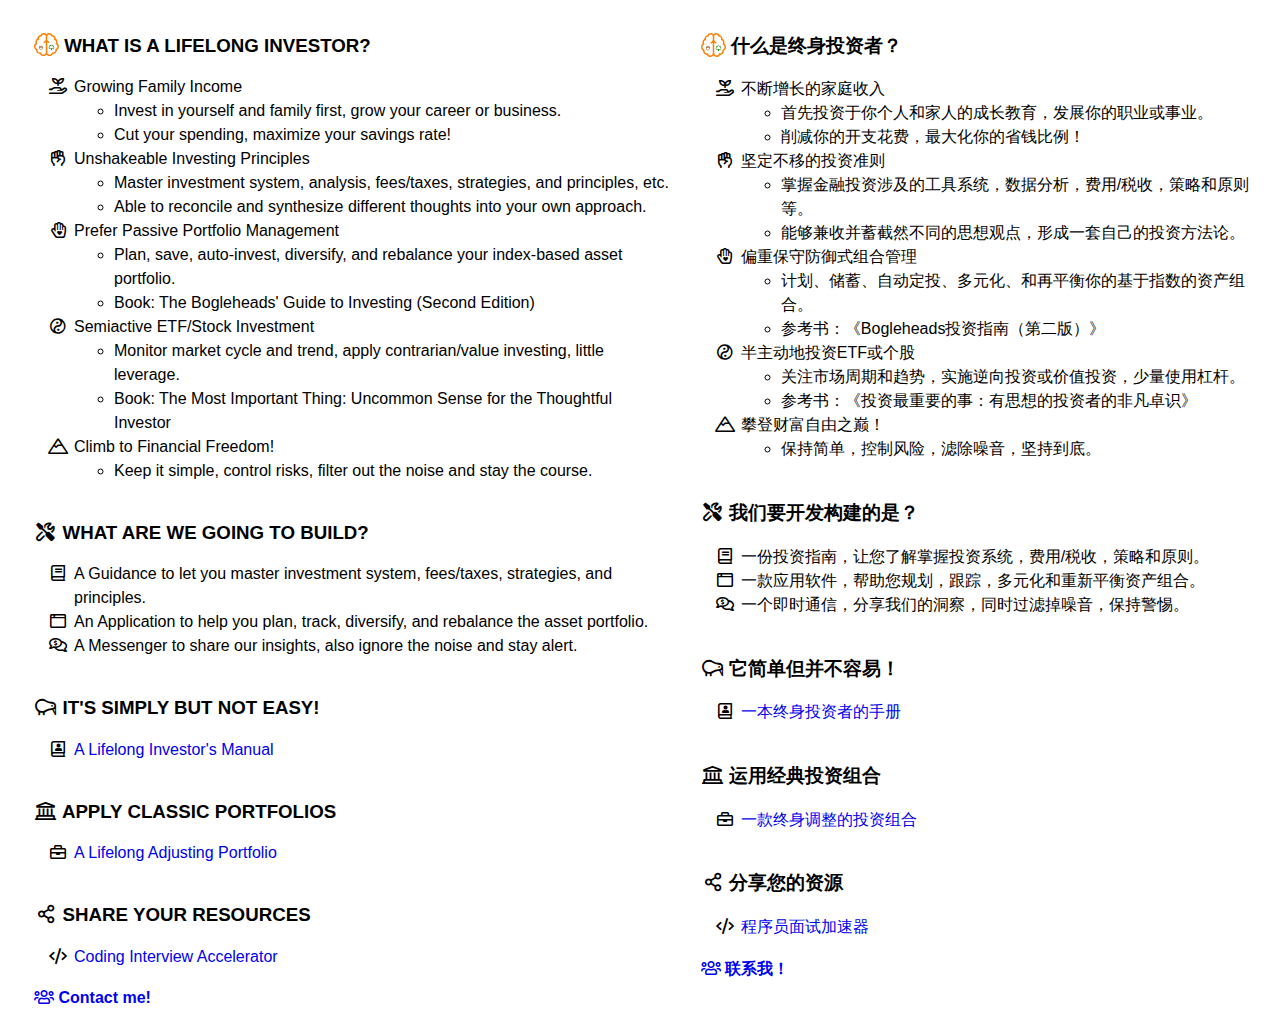
<file: index.html>
<!DOCTYPE html>
<html>
<head>
<meta charset="UTF-8">
<title>Lifelong Investor</title>
<!-- favicons -->
<link rel="apple-touch-icon" sizes="180x180" href="img/favicon/apple-touch-icon.png">
<link rel="icon" type="image/png" sizes="32x32" href="img/favicon/favicon-32x32.png">
<link rel="icon" type="image/png" sizes="16x16" href="img/favicon/favicon-16x16.png">
<link rel="manifest" href="img/favicon/site.webmanifest">
<link rel="mask-icon" href="img/favicon/safari-pinned-tab.svg" color="#5bbad5">
<meta name="msapplication-TileColor" content="#00aba9">
<meta name="theme-color" content="#ffffff">
<!-- Google Analytics -->
<script>
  (function(i, s, o, g, r, a, m) {
    i['GoogleAnalyticsObject'] = r;
    i[r] = i[r] || function() {
      (i[r].q = i[r].q || []).push(arguments)
    }, i[r].l = 1 * new Date();
    a = s.createElement(o), m = s.getElementsByTagName(o)[0];
    a.async = 1;
    a.src = g;
    m.parentNode.insertBefore(a, m)
  })(window, document, 'script', 'https://www.google-analytics.com/analytics.js', 'ga');

  ga('create', 'UA-109230910-1', 'auto');
  ga('send', 'pageview');
</script>
<!-- End Google Analytics -->
<!-- stylesheets -->
<link rel="stylesheet" href="css/font-awesome.min.css">
<link rel="stylesheet" href="css/proxima-nova-soft.css">
<link rel="stylesheet" href="css/application.css">
</head>
<body>
  <table>
    <tr>
      <td class="column-left">
        <table class="announce">
          <tbody>
            <tr>
              <td>
                <h3>
                  <img src="img/favicon/favicon.svg" width="25" style="margin-bottom: -5px;"><span> WHAT IS A LIFELONG INVESTOR?</span>
                </h3>
                <ul class="fa-ul">
                  <li><span class="fa-li"><i class="far fa-hand-holding-seedling"></i></span>Growing Family Income
                    <ul>
                      <li>Invest in yourself and family first, grow your career or business.</li>
                      <li>Cut your spending, maximize your savings rate!</li>
                    </ul></li>
                  <li><span class="fa-li"><i class="far fa-fist-raised"></i></span>Unshakeable Investing Principles
                    <ul>
                      <li>Master investment system, analysis, fees/taxes, strategies, and principles, etc.</li>
                      <li>Able to reconcile and synthesize different thoughts into your own approach.</li>
                    </ul></li>
                  <li><span class="fa-li"><i class="far fa-hand-heart"></i></span>Prefer Passive Portfolio Management
                    <ul>
                      <li>Plan, save, auto-invest, diversify, and rebalance your index-based asset portfolio.</li>
                      <li>Book: The Bogleheads' Guide to Investing (Second Edition)</li>
                    </ul></li>
                  <li><span class="fa-li"><i class="far fa-yin-yang"></i></span>Semiactive ETF/Stock Investment
                    <ul>
                      <li>Monitor market cycle and trend, apply contrarian/value investing, little leverage.</li>
                      <li>Book: The Most Important Thing: Uncommon Sense for the Thoughtful Investor</li>
                    </ul></li>
                  <li><span class="fa-li"><i class="far fa-mountain"></i></span>Climb to Financial Freedom!
                    <ul>
                      <li>Keep it simple, control risks, filter out the noise and stay the course.</li>
                    </ul></li>
                </ul>
              </td>
            </tr>
            <tr>
              <td>
                <h3>
                  <i class="far fa-tools fa-fw"></i> WHAT ARE WE GOING TO BUILD?
                </h3>
                <ul class="fa-ul">
                  <li><span class="fa-li"><i class="far fa-book"></i></span>A Guidance to let you master investment system, fees/taxes,
                    strategies, and principles.</li>
                  <li><span class="fa-li"><i class="far fa-browser"></i></span>An Application to help you plan, track, diversify, and rebalance
                    the asset portfolio.</li>
                  <li><span class="fa-li"><i class="far fa-comments-dollar"></i></span>A Messenger to share our insights, also ignore the noise
                    and stay alert.</li>
                </ul>
              </td>
            </tr>
            <tr>
              <td>
                <h3>
                  <i class="far fa-kiwi-bird fa-fw"></i> IT'S SIMPLY BUT NOT EASY!
                </h3>
                <ul class="fa-ul">
                  <li><span class="fa-li"><i class="far fa-book-user"></i></span><a href="manual.html" target="blank">A Lifelong Investor's
                      Manual</a></li>
                </ul>
              </td>
            </tr>
            <tr>
              <td>
                <h3>
                  <i class="far fa-landmark fa-fw"></i> APPLY CLASSIC PORTFOLIOS
                </h3>
                <ul class="fa-ul">
                  <li><span class="fa-li"><i class="far fa-briefcase"></i></span><a href="portfolio.html" target="blank">A Lifelong Adjusting
                      Portfolio</a></li>
                </ul>
              </td>
            </tr>
            <tr>
              <td>
                <h3>
                  <i class="far fa-share-alt fa-fw"></i> SHARE YOUR RESOURCES
                </h3>
                <ul class="fa-ul">
                  <li><span class="fa-li"><i class="far fa-code"></i></span><a href="https://www.codebycase.com/algorithms.html" target="blank">Coding
                      Interview Accelerator</a></li>
                </ul>
              </td>
            </tr>
          </tbody>
          <tfoot>
            <tr>
              <th><a href="mailto:lchenaction@gmail.com?subject=Become A Lifelong Investor&body=Hi,"><i class="far fa-users fa-fw"></i>
                  Contact me!</a></a></th>
            </tr>
          </tfoot>
        </table>
      </td>
      <td class="column-right">
        <table class="announce">
          <tbody>
            <tr>
              <td>
                <h3>
                  <img src="img/favicon/favicon.svg" width="25" style="margin-bottom: -5px;"><span> 什么是终身投资者？</span>
                </h3>
                <ul class="fa-ul">
                  <li><span class="fa-li"><i class="far fa-hand-holding-seedling"></i></span>不断增长的家庭收入
                    <ul>
                      <li>首先投资于你个人和家人的成长教育，发展你的职业或事业。</li>
                      <li>削减你的开支花费，最大化你的省钱比例！</li>
                    </ul></li>
                  <li><span class="fa-li"><i class="far fa-fist-raised"></i></span>坚定不移的投资准则
                    <ul>
                      <li>掌握金融投资涉及的工具系统，数据分析，费用/税收，策略和原则等。</li>
                      <li>能够兼收并蓄截然不同的思想观点，形成一套自己的投资方法论。</li>
                    </ul></li>
                  <li><span class="fa-li"><i class="far fa-hand-heart"></i></span>偏重保守防御式组合管理
                    <ul>
                      <li>计划、储蓄、自动定投、多元化、和再平衡你的基于指数的资产组合。</li>
                      <li>参考书：《Bogleheads投资指南（第二版）》</li>
                    </ul></li>
                  <li><span class="fa-li"><i class="far fa-yin-yang"></i></span>半主动地投资ETF或个股
                    <ul>
                      <li>关注市场周期和趋势，实施逆向投资或价值投资，少量使用杠杆。</li>
                      <li>参考书：《投资最重要的事：有思想的投资者的非凡卓识》</li>
                    </ul></li>
                  <li><span class="fa-li"><i class="far fa-mountain"></i></span>攀登财富自由之巅！
                    <ul>
                      <li>保持简单，控制风险，滤除噪音，坚持到底。</li>
                    </ul></li>
                </ul>
              </td>
            </tr>
            <tr>
              <td>
                <h3>
                  <i class="far fa-tools fa-fw"></i> 我们要开发构建的是？
                </h3>
                <ul class="fa-ul">
                  <li><span class="fa-li"><i class="far fa-book"></i></span>一份投资指南，让您了解掌握投资系统，费用/税收，策略和原则。</li>
                  <li><span class="fa-li"><i class="far fa-browser"></i></span>一款应用软件，帮助您规划，跟踪，多元化和重新平衡资产组合。</li>
                  <li><span class="fa-li"><i class="far fa-comments-dollar"></i></span>一个即时通信，分享我们的洞察，同时过滤掉噪音，保持警惕。</li>
                </ul>
              </td>
            </tr>
            <tr>
              <td>
                <h3>
                  <i class="far fa-kiwi-bird fa-fw"></i> 它简单但并不容易！
                </h3>
                <ul class="fa-ul">
                  <li><span class="fa-li"><i class="far fa-book-user"></i></span><a href="manual.html" target="blank">一本终身投资者的手册</a></li>
                </ul>
              </td>
            </tr>
            <tr>
              <td>
                <h3>
                  <i class="far fa-landmark fa-fw"></i> 运用经典投资组合
                </h3>
                <ul class="fa-ul">
                  <li><span class="fa-li"><i class="far fa-briefcase"></i></span><a href="portfolio.html" target="blank">一款终身调整的投资组合</a></li>
                </ul>
              </td>
            </tr>
            <tr>
              <td>
                <h3>
                  <i class="far fa-share-alt fa-fw"></i> 分享您的资源
                </h3>
                <ul class="fa-ul">
                  <li><span class="fa-li"><i class="far fa-code"></i></span><a href="https://www.codebycase.com/algorithms.html" target="blank">程序员面试加速器</a></li>
                </ul>
              </td>
            </tr>
          </tbody>
          <tfoot>
            <tr>
              <th><a href="mailto:lchenaction@gmail.com?subject=成为一位终身投资者&body=您好，"><i class="far fa-users fa-fw"></i> 联系我！</a></th>
            </tr>
          </tfoot>
          </tbody>
        </table>
      </td>
    </tr>
  </table>
</body>
</html>
</file>
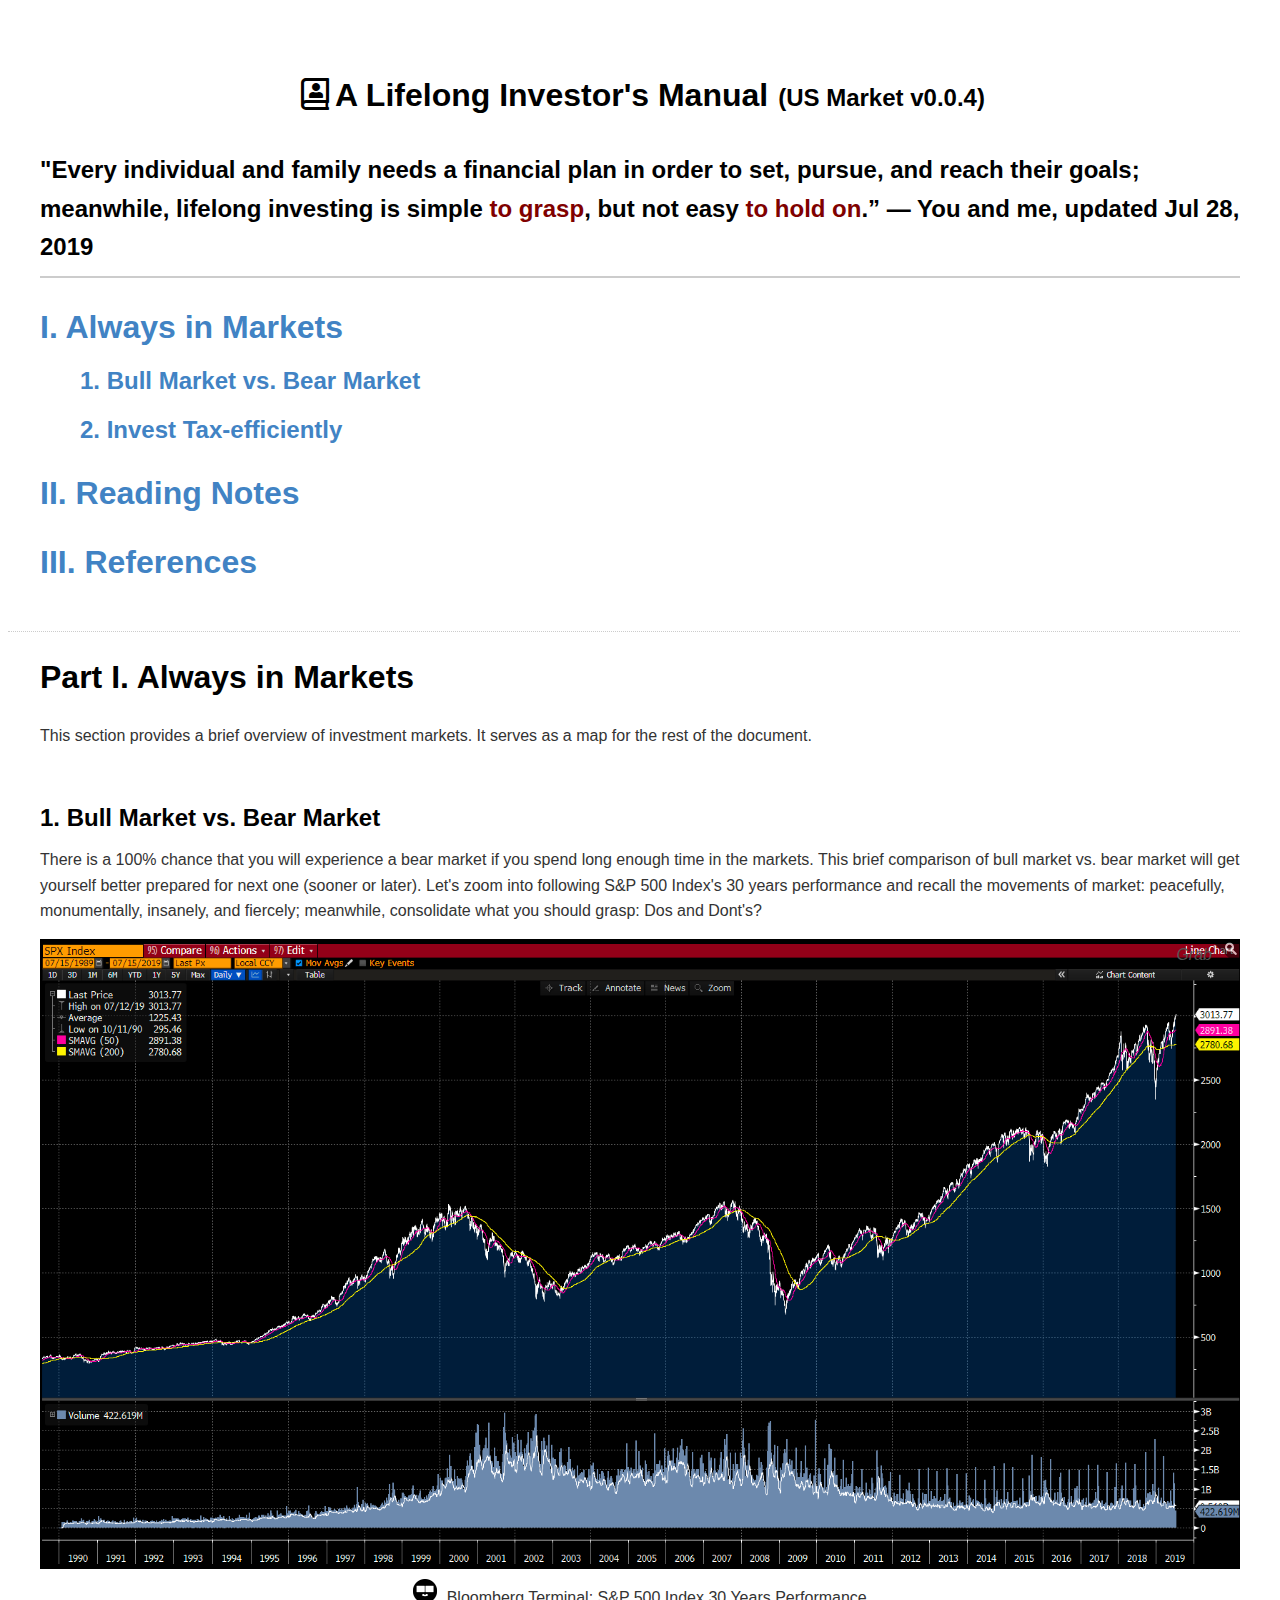
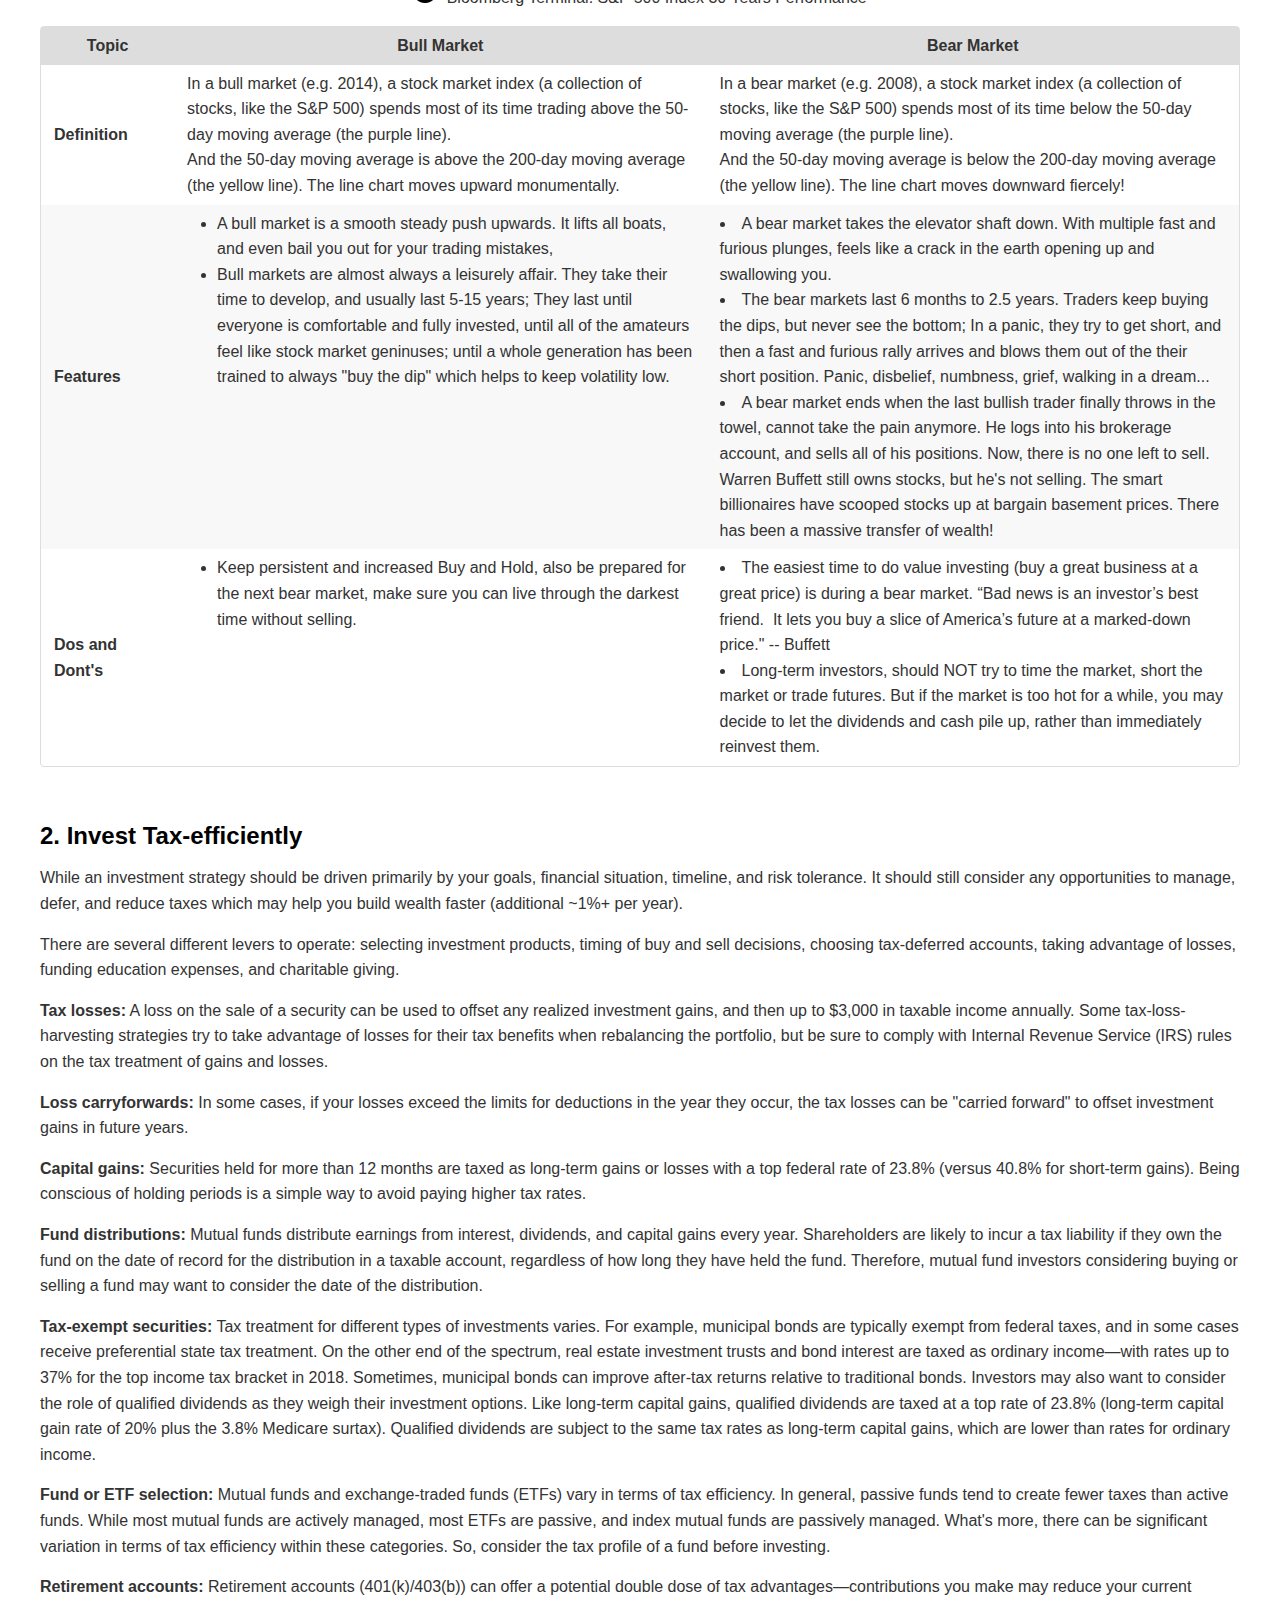
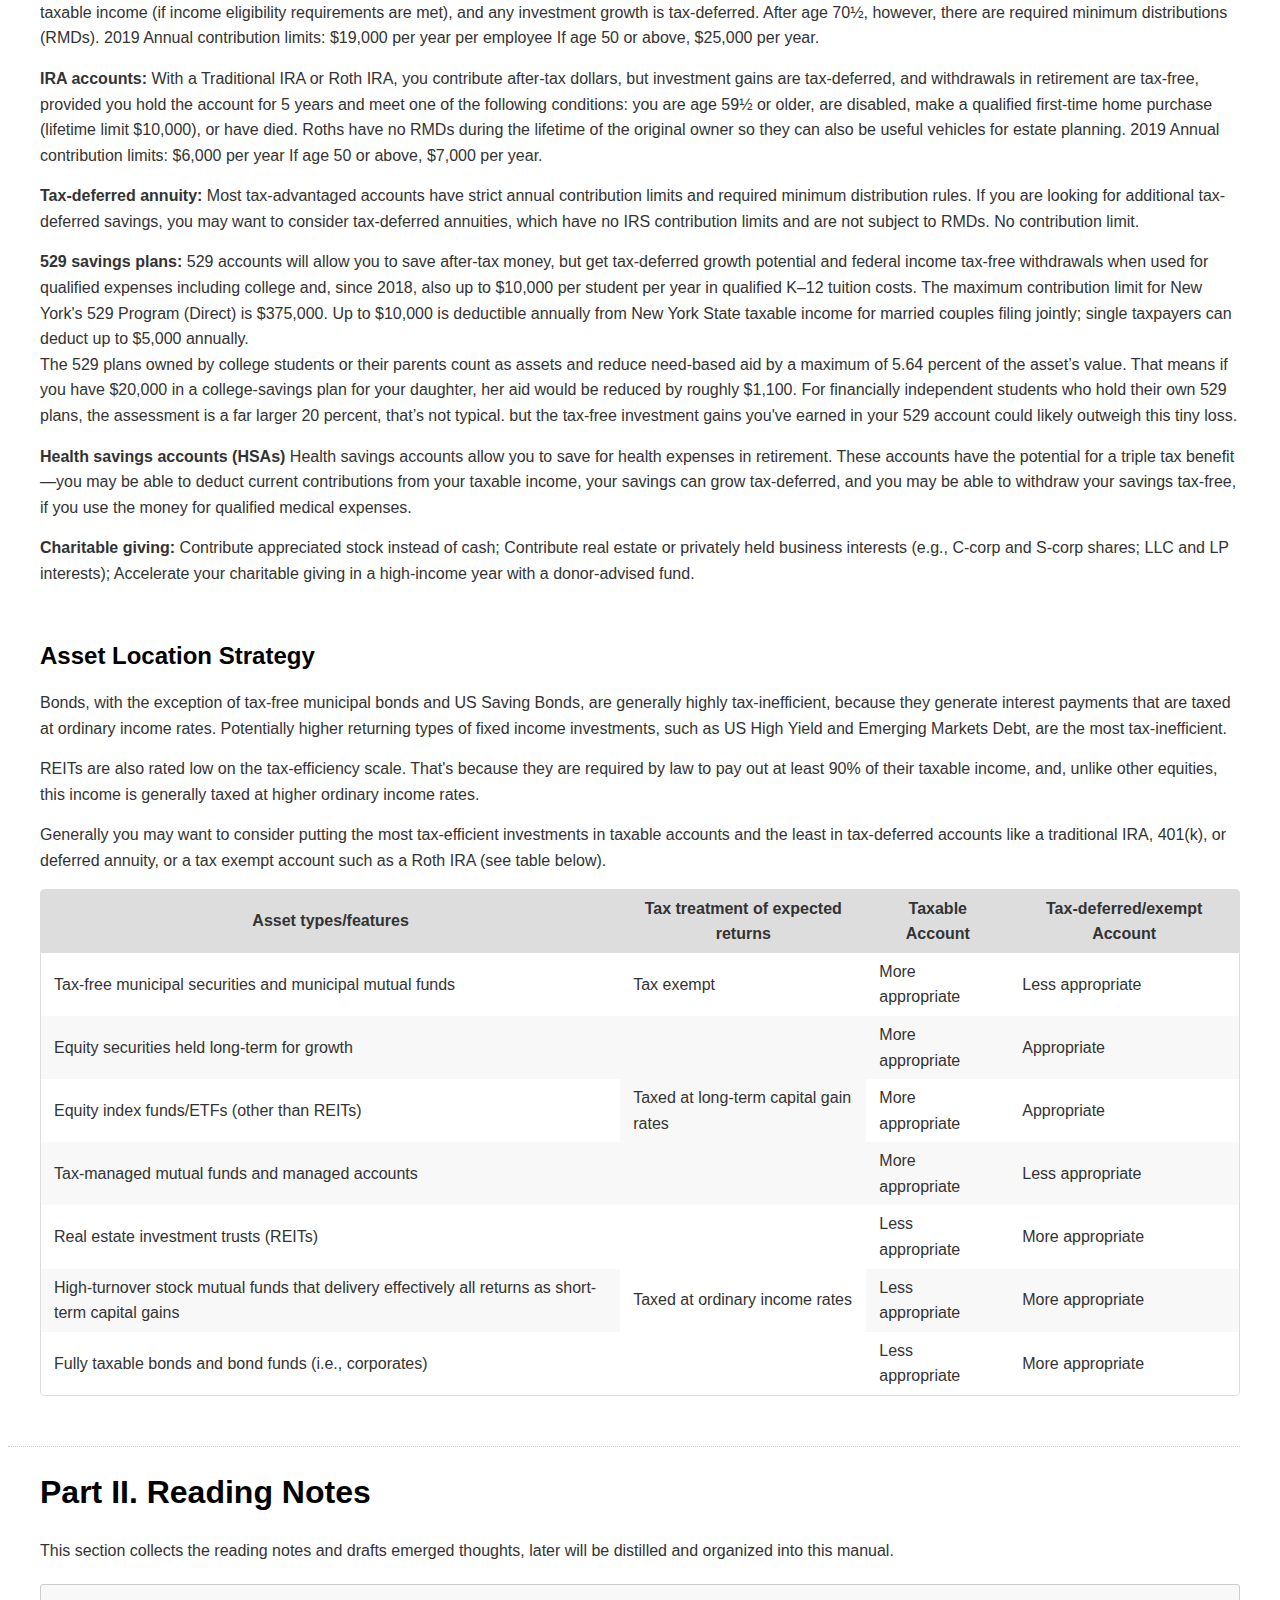
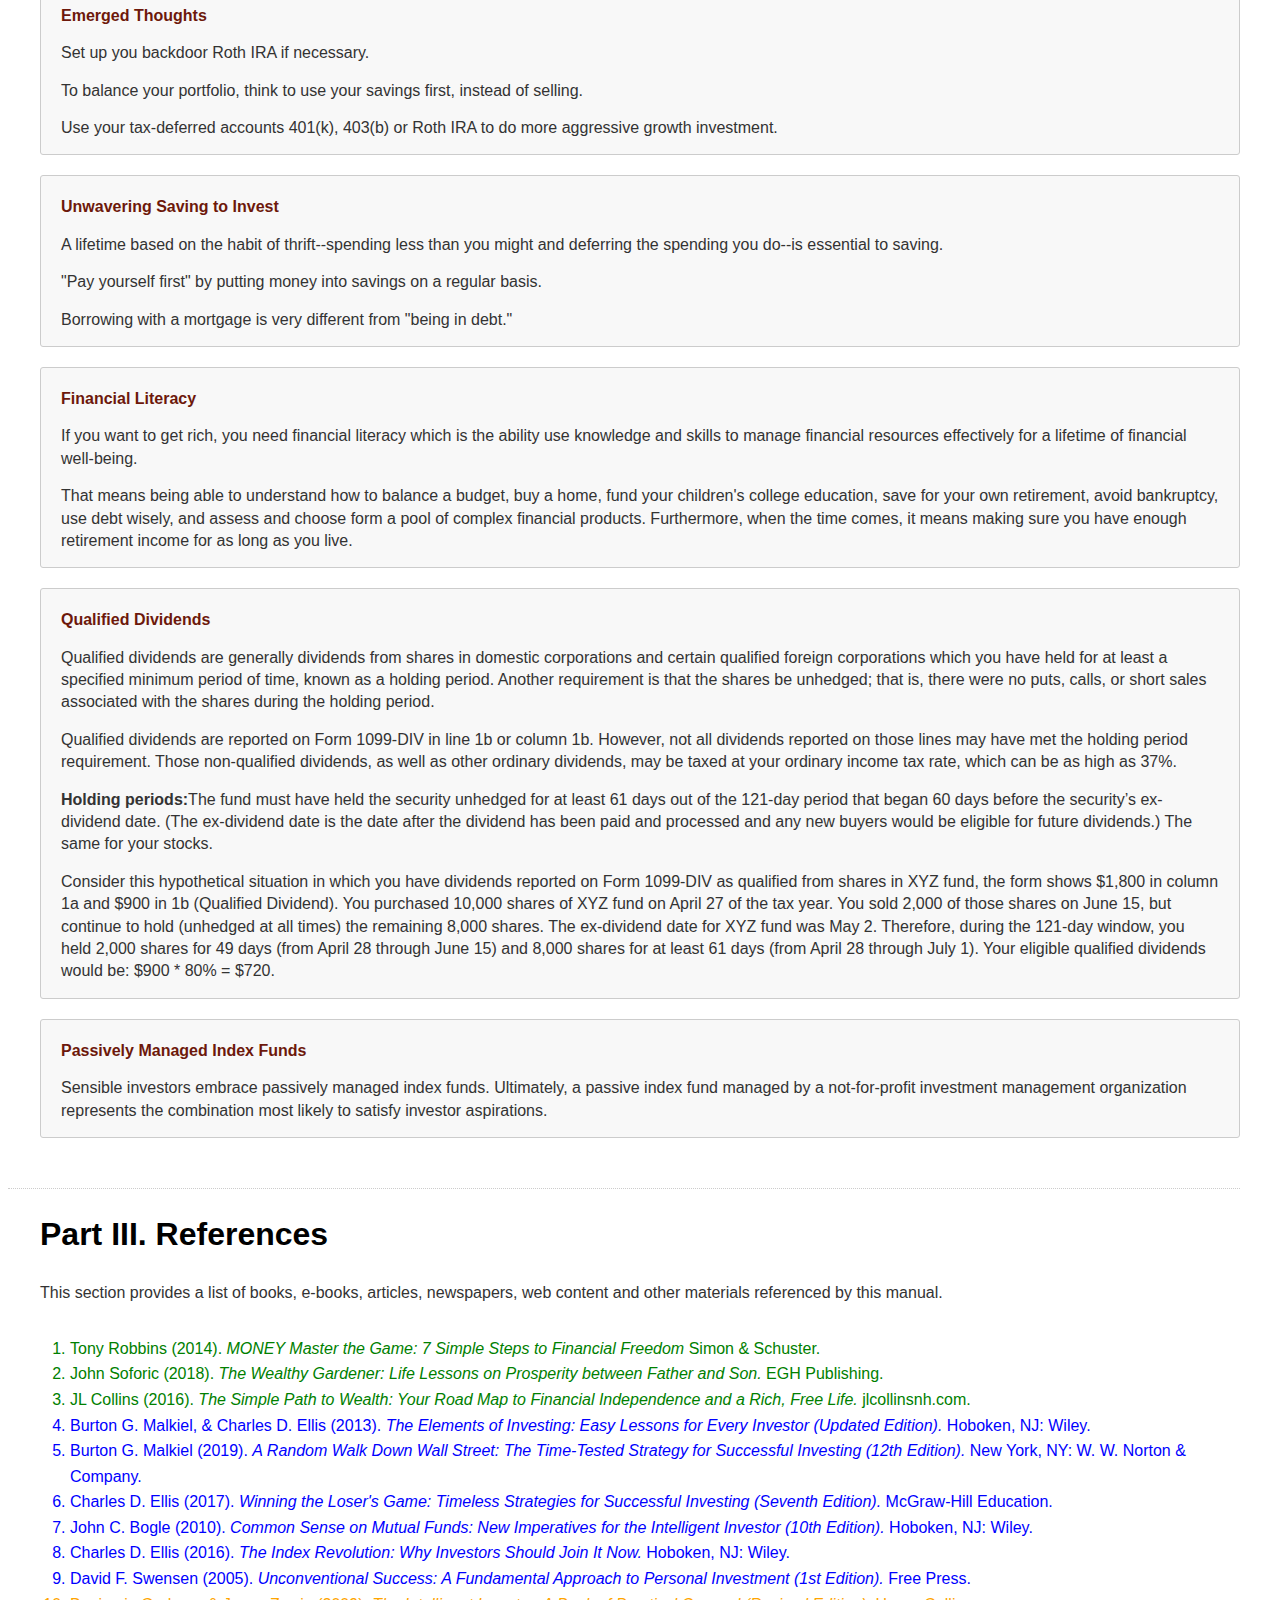
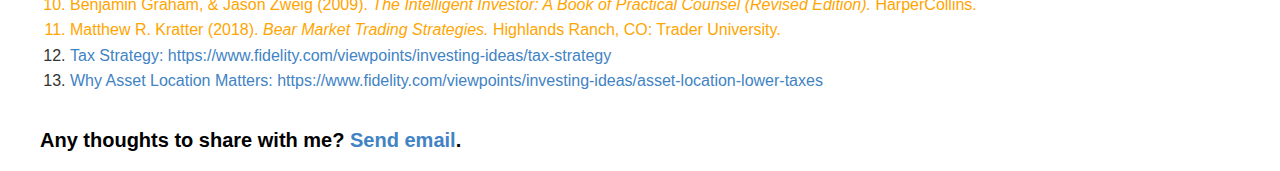
<file: manual.html>
<!-- saved from url=(0069) -->
<html>
<head>
<meta charset="UTF-8">
<title>Lifelong Manual</title>
<!-- favicons -->
<link rel="apple-touch-icon" sizes="180x180" href="img/favicon/apple-touch-icon.png">
<link rel="icon" type="image/png" sizes="32x32" href="img/favicon/favicon-32x32.png">
<link rel="icon" type="image/png" sizes="16x16" href="img/favicon/favicon-16x16.png">
<link rel="manifest" href="img/favicon/site.webmanifest">
<link rel="mask-icon" href="img/favicon/safari-pinned-tab.svg" color="#5bbad5">
<meta name="msapplication-TileColor" content="#00aba9">
<meta name="theme-color" content="#ffffff">
<!-- Google Analytics -->
<script>
  (function(i, s, o, g, r, a, m) {
    i['GoogleAnalyticsObject'] = r;
    i[r] = i[r] || function() {
      (i[r].q = i[r].q || []).push(arguments)
    }, i[r].l = 1 * new Date();
    a = s.createElement(o), m = s.getElementsByTagName(o)[0];
    a.async = 1;
    a.src = g;
    m.parentNode.insertBefore(a, m)
  })(window, document, 'script', 'https://www.google-analytics.com/analytics.js', 'ga');

  ga('create', 'UA-109230910-1', 'auto');
  ga('send', 'pageview');
</script>
<!-- End Google Analytics -->
<!-- stylesheets -->
<link rel="stylesheet" type="text/css" href="css/font-awesome.min.css">
<link rel="stylesheet" type="text/css" href="css/proxima-nova-soft.css">
<link rel="stylesheet" type="text/css" href="css/application.css">
<link rel="stylesheet" type="text/css" href="css/manual.css">
<!-- javascripts -->
<script src="https://code.jquery.com/jquery-3.4.1.min.js" integrity="sha256-CSXorXvZcTkaix6Yvo6HppcZGetbYMGWSFlBw8HfCJo=" crossorigin="anonymous"></script>
<script src="js/jquery.zoom.min.js"></script>
<script type="text/javascript" charset="utf-8">
  $(document).ready(function() {
    $('#spy-daily-30yrs').zoom({
      on : 'grab'
    });
  });
</script>
</head>
<body bgcolor="white" text="black" link="#0000FF" vlink="#840084" alink="#0000FF">
  <div lang="en" class="book">
    <div class="titlepage">
      <div>
        <div>
          <h1 class="title" align="center">
            <i class="far fa-book-user fa-fw"></i>A Lifelong Investor's Manual<span style="font-size: 0.75em; margin-left: 10px">(US Market
              v0.0.4)</span>
          </h1>
        </div>
        <div>
          <h2>
            "Every individual and family needs a financial plan in order to set, pursue, and reach their goals; meanwhile, lifelong investing is
            simple <span style="color: maroon;">to grasp</span>, but not easy <span style="color: maroon;">to hold on</span>.” — You and me, updated
            Jul 28, 2019
          </h2>
        </div>
        <hr>
      </div>
    </div>
    <div class="toc">
      <dl class="toc">
        <dt>
          <span class="part"><a href="#always-in-markets">I. Always in Markets</a></span>
        </dt>
        <dd>
          <dl>
            <dt>
              <span class="chapter"><a href="#bull-marekt-vs-bear-market">1. Bull Market vs. Bear Market</a></span>
            </dt>
            <dt>
              <span class="chapter"><a href="#invest-tax-efficiently">2. Invest Tax-efficiently</a></span>
            </dt>
          </dl>
        </dd>
        <dt>
          <span class="part"><a href="#reading-notes">II. Reading Notes</a></span>
        </dt>
        <dt>
          <span class="part"><a href="#references">III. References</a></span>
        </dt>
      </dl>
    </div>
    <div class="part">
      <div class="titlepage">
        <div>
          <div>
            <h1 class="title">
              <a name="always-in-markets" href="#always-in-markets"></a>Part I. Always in Markets
            </h1>
          </div>
        </div>
      </div>
      <div class="partintro">
        <div></div>
        <p>This section provides a brief overview of investment markets. It serves as a map for the rest of the document.</p>
      </div>
      <div class="chapter">
        <div class="titlepage">
          <div>
            <div>
              <h2 class="title">
                <a name="bull-marekt-vs-bear-market" href="#bull-marekt-vs-bear-market"></a>1. Bull Market vs. Bear Market
              </h2>
            </div>
          </div>
        </div>
        <p>There is a 100% chance that you will experience a bear market if you spend long enough time in the markets. This brief comparison of
          bull market vs. bear market will get yourself better prepared for next one (sooner or later). Let's zoom into following S&P 500 Index's 30
          years performance and recall the movements of market: peacefully, monumentally, insanely, and fiercely; meanwhile, consolidate what you
          should grasp: Dos and Dont's?</p>
        <p class="chart">
          <span class="photo zoom" id="spy-daily-30yrs"> <img width="100%" alt="S&P 500 Index 30 Years Performance"
            src="img/charts/s&p500-1989-2019-daily.png"> <i>Grab</i></span> <span class="title"> <img src="img/manual/bloomberg-terminal.png">
            Bloomberg Terminal: S&P 500 Index 30 Years Performance
          </span>
        </p>
        <div class="table-contents">
          <table class="table">
            <colgroup>
              <col class="highlight">
            </colgroup>
            <thead>
              <tr>
                <th width="10%">Topic</th>
                <th width="40%">Bull Market</th>
                <th width="40%">Bear Market</th>
              </tr>
            </thead>
            <tbody>
              <tr>
                <td><p>
                    <b>Definition</b>
                  </p></td>
                <td valign="top"><p>
                    In a bull market (e.g. 2014), a stock market index (a collection of stocks, like the S&P 500) spends most of its time trading
                    above the 50-day moving average (the purple line). <br> And the 50-day moving average is above the 200-day moving average
                    (the yellow line). The line chart moves upward monumentally.
                  </p></td>
                <td valign="top"><p>
                    In a bear market (e.g. 2008), a stock market index (a collection of stocks, like the S&P 500) spends most of its time below the
                    50-day moving average (the purple line). <br>And the 50-day moving average is below the 200-day moving average (the yellow
                    line). The line chart moves downward fiercely!
                  </p></td>
              </tr>
              <tr>
                <td><p>
                    <b>Features</b>
                  </p></td>
                <td valign="top">
                  <ul>
                    <li>A bull market is a smooth steady push upwards. It lifts all boats, and even bail you out for your trading mistakes,
                    <li>Bull markets are almost always a leisurely affair. They take their time to develop, and usually last 5-15 years; They
                      last until everyone is comfortable and fully invested, until all of the amateurs feel like stock market geninuses; until a whole
                      generation has been trained to always "buy the dip" which helps to keep volatility low.</li>
                  </ul>
                </td>
                <td valign="top">
                  <li>A bear market takes the elevator shaft down. With multiple fast and furious plunges, feels like a crack in the earth
                    opening up and swallowing you.</li>
                  <li>The bear markets last 6 months to 2.5 years. Traders keep buying the dips, but never see the bottom; In a panic, they try
                    to get short, and then a fast and furious rally arrives and blows them out of the their short position. Panic, disbelief,
                    numbness, grief, walking in a dream...</li>
                  <li>A bear market ends when the last bullish trader finally throws in the towel, cannot take the pain anymore. He logs into his
                    brokerage account, and sells all of his positions. Now, there is no one left to sell. Warren Buffett still owns stocks, but he's
                    not selling. The smart billionaires have scooped stocks up at bargain basement prices. There has been a massive transfer of
                    wealth!</li>
                </td>
              </tr>
              <tr>
                <td><p>
                    <b>Dos and Dont's</b>
                  </p></td>
                <td valign="top">
                  <ul>
                    <li>Keep persistent and increased Buy and Hold, also be prepared for the next bear market, make sure you can live through the
                      darkest time without selling.</li>
                  </ul>
                </td>
                <td valign="top">
                  <li>The easiest time to do value investing (buy a great business at a great price) is during a bear market. “Bad news is an
                    investor’s best friend.  It lets you buy a slice of America’s future at a marked-down price." -- Buffett</li>
                  <li>Long-term investors, should NOT try to time the market, short the market or trade futures. But if the market is too hot for
                    a while, you may decide to let the dividends and cash pile up, rather than immediately reinvest them.</li>
                </td>
              </tr>
            </tbody>
          </table>
        </div>
      </div>
      <div class="chapter">
        <div class="titlepage">
          <div>
            <div>
              <h2 class="title">
                <a name="invest-tax-efficiently" href="#invest-tax-efficiently"></a>2. Invest Tax-efficiently
              </h2>
            </div>
          </div>
        </div>
        <p>While an investment strategy should be driven primarily by your goals, financial situation, timeline, and risk tolerance. It should
          still consider any opportunities to manage, defer, and reduce taxes which may help you build wealth faster (additional ~1%+ per year).</p>
        <p>There are several different levers to operate: selecting investment products, timing of buy and sell decisions, choosing tax-deferred
          accounts, taking advantage of losses, funding education expenses, and charitable giving.</p>
        <p>
          <b>Tax losses:</b> A loss on the sale of a security can be used to offset any realized investment gains, and then up to $3,000 in taxable
          income annually. Some tax-loss-harvesting strategies try to take advantage of losses for their tax benefits when rebalancing the portfolio,
          but be sure to comply with Internal Revenue Service (IRS) rules on the tax treatment of gains and losses.
        </p>
        <p>
          <b>Loss carryforwards:</b> In some cases, if your losses exceed the limits for deductions in the year they occur, the tax losses can be
          "carried forward" to offset investment gains in future years.
        </p>
        <p>
          <b>Capital gains:</b> Securities held for more than 12 months are taxed as long-term gains or losses with a top federal rate of 23.8%
          (versus 40.8% for short-term gains). Being conscious of holding periods is a simple way to avoid paying higher tax rates.
        </p>
        <p>
          <b>Fund distributions:</b> Mutual funds distribute earnings from interest, dividends, and capital gains every year. Shareholders are likely
          to incur a tax liability if they own the fund on the date of record for the distribution in a taxable account, regardless of how long they
          have held the fund. Therefore, mutual fund investors considering buying or selling a fund may want to consider the date of the distribution.
        </p>
        <p>
          <b>Tax-exempt securities:</b> Tax treatment for different types of investments varies. For example, municipal bonds are typically exempt
          from federal taxes, and in some cases receive preferential state tax treatment. On the other end of the spectrum, real estate investment
          trusts and bond interest are taxed as ordinary income—with rates up to 37% for the top income tax bracket in 2018. Sometimes, municipal
          bonds can improve after-tax returns relative to traditional bonds. Investors may also want to consider the role of qualified dividends as
          they weigh their investment options. Like long-term capital gains, qualified dividends are taxed at a top rate of 23.8% (long-term capital
          gain rate of 20% plus the 3.8% Medicare surtax). Qualified dividends are subject to the same tax rates as long-term capital gains, which are
          lower than rates for ordinary income.
        </p>
        <p>
          <b>Fund or ETF selection:</b> Mutual funds and exchange-traded funds (ETFs) vary in terms of tax efficiency. In general, passive funds tend
          to create fewer taxes than active funds. While most mutual funds are actively managed, most ETFs are passive, and index mutual funds are
          passively managed. What's more, there can be significant variation in terms of tax efficiency within these categories. So, consider the tax
          profile of a fund before investing.
        </p>
        <p>
          <b>Retirement accounts:</b> Retirement accounts (401(k)/403(b)) can offer a potential double dose of tax advantages—contributions you make
          may reduce your current taxable income (if income eligibility requirements are met), and any investment growth is tax-deferred. After age
          70½, however, there are required minimum distributions (RMDs). 2019 Annual contribution limits: $19,000 per year per employee If age 50 or
          above, $25,000 per year.
        </p>
        <p>
          <b>IRA accounts:</b> With a Traditional IRA or Roth IRA, you contribute after-tax dollars, but investment gains are tax-deferred, and
          withdrawals in retirement are tax-free, provided you hold the account for 5 years and meet one of the following conditions: you are age 59½
          or older, are disabled, make a qualified first-time home purchase (lifetime limit $10,000), or have died. Roths have no RMDs during the
          lifetime of the original owner so they can also be useful vehicles for estate planning. 2019 Annual contribution limits: $6,000 per year If
          age 50 or above, $7,000 per year.
        </p>
        <p>
          <b>Tax-deferred annuity:</b> Most tax-advantaged accounts have strict annual contribution limits and required minimum distribution rules. If
          you are looking for additional tax-deferred savings, you may want to consider tax-deferred annuities, which have no IRS contribution limits
          and are not subject to RMDs. No contribution limit.
        </p>
        <p>
          <b>529 savings plans:</b> 529 accounts will allow you to save after-tax money, but get tax-deferred growth potential and federal income
          tax-free withdrawals when used for qualified expenses including college and, since 2018, also up to $10,000 per student per year in
          qualified K–12 tuition costs. The maximum contribution limit for New York's 529 Program (Direct) is $375,000. Up to $10,000 is deductible
          annually from New York State taxable income for married couples filing jointly; single taxpayers can deduct up to $5,000 annually. <br>
          The 529 plans owned by college students or their parents count as assets and reduce need-based aid by a maximum of 5.64 percent of the
          asset’s value. That means if you have $20,000 in a college-savings plan for your daughter, her aid would be reduced by roughly $1,100. For
          financially independent students who hold their own 529 plans, the assessment is a far larger 20 percent, that’s not typical. but the
          tax-free investment gains you've earned in your 529 account could likely outweigh this tiny loss.
        </p>
        <p>
          <b>Health savings accounts (HSAs)</b> Health savings accounts allow you to save for health expenses in retirement. These accounts have the
          potential for a triple tax benefit—you may be able to deduct current contributions from your taxable income, your savings can grow
          tax-deferred, and you may be able to withdraw your savings tax-free, if you use the money for qualified medical expenses.
        </p>
        <p>
          <b>Charitable giving:</b> Contribute appreciated stock instead of cash; Contribute real estate or privately held business interests (e.g.,
          C-corp and S-corp shares; LLC and LP interests); Accelerate your charitable giving in a high-income year with a donor-advised fund.
        </p>
        <h2 class="title">Asset Location Strategy</h2>
        <p>Bonds, with the exception of tax-free municipal bonds and US Saving Bonds, are generally highly tax-inefficient, because they generate
          interest payments that are taxed at ordinary income rates. Potentially higher returning types of fixed income investments, such as US High
          Yield and Emerging Markets Debt, are the most tax-inefficient.</p>
        <p>REITs are also rated low on the tax-efficiency scale. That's because they are required by law to pay out at least 90% of their taxable
          income, and, unlike other equities, this income is generally taxed at higher ordinary income rates.</p>
        <p>Generally you may want to consider putting the most tax-efficient investments in taxable accounts and the least in tax-deferred
          accounts like a traditional IRA, 401(k), or deferred annuity, or a tax exempt account such as a Roth IRA (see table below).</p>
        <div class="table-contents">
          <table class="table">
            <thead>
              <tr>
                <th>Asset types/features</th>
                <th>Tax treatment of expected returns</th>
                <th>Taxable Account</th>
                <th>Tax-deferred/exempt Account</th>
              </tr>
            </thead>
            <tbody>
              <tr>
                <td><p>Tax-free municipal securities and municipal mutual funds</p></td>
                <td><p>Tax exempt</p></td>
                <td><p>More appropriate</p></td>
                <td><p>Less appropriate</p></td>
              </tr>
              <tr>
                <td><p>Equity securities held long-term for growth</p></td>
                <td rowspan="3"><p>Taxed at long-term capital gain rates</p></td>
                <td><p>More appropriate</p></td>
                <td><p>Appropriate</p></td>
              </tr>
              <tr>
                <td><p>Equity index funds/ETFs (other than REITs)</p></td>
                <td><p>More appropriate</p></td>
                <td><p>Appropriate</p></td>
              </tr>
              <tr>
                <td><p>Tax-managed mutual funds and managed accounts</p></td>
                <td><p>More appropriate</p></td>
                <td><p>Less appropriate</p></td>
              </tr>
              <tr>
                <td><p>Real estate investment trusts (REITs)</p></td>
                <td rowspan="3"><p>Taxed at ordinary income rates</p></td>
                <td><p>Less appropriate</p></td>
                <td><p>More appropriate</p></td>
              </tr>
              <tr>
                <td><p>High-turnover stock mutual funds that delivery effectively all returns as short-term capital gains</p></td>
                <td><p>Less appropriate</p></td>
                <td><p>More appropriate</p></td>
              </tr>
              <tr>
                <td><p>Fully taxable bonds and bond funds (i.e., corporates)</p></td>
                <td><p>Less appropriate</p></td>
                <td><p>More appropriate</p></td>
              </tr>
            </tbody>
          </table>
        </div>
      </div>
    </div>
    <div class="part">
      <div class="titlepage">
        <div>
          <div>
            <h1 class="title">
              <a name="reading-notes" href="#reading-notes"></a>Part II. Reading Notes
            </h1>
          </div>
        </div>
        <div class="partintro">
          <div></div>
          <p>This section collects the reading notes and drafts emerged thoughts, later will be distilled and organized into this manual.</p>
        </div>
        <div class="readnote">
          <p class="title">Emerged Thoughts</p>
          <p>Set up you backdoor Roth IRA if necessary.</p>
          <p>To balance your portfolio, think to use your savings first, instead of selling.</p>
          <p>Use your tax-deferred accounts 401(k), 403(b) or Roth IRA to do more aggressive growth investment.</p>
        </div>
        <div class="readnote">
          <p class="title">Unwavering Saving to Invest</p>
          <p>A lifetime based on the habit of thrift--spending less than you might and deferring the spending you do--is essential to saving.</p>
          <p>"Pay yourself first" by putting money into savings on a regular basis.</p>
          <p>Borrowing with a mortgage is very different from "being in debt."</p>
        </div>
        <div class="readnote">
          <p class="title">Financial Literacy</p>
          <p>If you want to get rich, you need financial literacy which is the ability use knowledge and skills to manage financial resources
            effectively for a lifetime of financial well-being.</p>
          <p>That means being able to understand how to balance a budget, buy a home, fund your children's college education, save for your own
            retirement, avoid bankruptcy, use debt wisely, and assess and choose form a pool of complex financial products. Furthermore, when the time
            comes, it means making sure you have enough retirement income for as long as you live.</p>
        </div>
        <div class="readnote">
          <p class="title">Qualified Dividends</p>
          <p>Qualified dividends are generally dividends from shares in domestic corporations and certain qualified foreign corporations which you
            have held for at least a specified minimum period of time, known as a holding period. Another requirement is that the shares be unhedged;
            that is, there were no puts, calls, or short sales associated with the shares during the holding period.</p>
          <p>Qualified dividends are reported on Form 1099-DIV in line 1b or column 1b. However, not all dividends reported on those lines may
            have met the holding period requirement. Those non-qualified dividends, as well as other ordinary dividends, may be taxed at your ordinary
            income tax rate, which can be as high as 37%.</p>
          <p>
            <b>Holding periods:</b>The fund must have held the security unhedged for at least 61 days out of the 121-day period that began 60 days
            before the security’s ex-dividend date. (The ex-dividend date is the date after the dividend has been paid and processed and any new
            buyers would be eligible for future dividends.) The same for your stocks.
          </p>
          <p>Consider this hypothetical situation in which you have dividends reported on Form 1099-DIV as qualified from shares in XYZ fund, the
            form shows $1,800 in column 1a and $900 in 1b (Qualified Dividend). You purchased 10,000 shares of XYZ fund on April 27 of the tax year.
            You sold 2,000 of those shares on June 15, but continue to hold (unhedged at all times) the remaining 8,000 shares. The ex-dividend date
            for XYZ fund was May 2. Therefore, during the 121-day window, you held 2,000 shares for 49 days (from April 28 through June 15) and 8,000
            shares for at least 61 days (from April 28 through July 1). Your eligible qualified dividends would be: $900 * 80% = $720.</p>
        </div>
        <div class="readnote">
          <p class="title">Passively Managed Index Funds</p>
          <p>Sensible investors embrace passively managed index funds. Ultimately, a passive index fund managed by a not-for-profit investment
            management organization represents the combination most likely to satisfy investor aspirations.</p>
        </div>
      </div>
      <div class="part">
        <div class="titlepage">
          <div>
            <div>
              <h1 class="title">
                <a name="references" href="#references"></a>Part III. References
              </h1>
            </div>
          </div>
        </div>
        <div class="partintro">
          <div></div>
          <p>This section provides a list of books, e-books, articles, newspapers, web content and other materials referenced by this manual.</p>
        </div>
        <div class="references">
          <ol>
            <li class="wealth">Tony Robbins (2014). <i>MONEY Master the Game: 7 Simple Steps to Financial Freedom</i> Simon & Schuster.
            </li>
            <li class="wealth">John Soforic (2018). <i>The Wealthy Gardener: Life Lessons on Prosperity between Father and Son.</i> EGH
              Publishing.
            </li>
            <li class="wealth">JL Collins (2016). <i>The Simple Path to Wealth: Your Road Map to Financial Independence and a Rich, Free
                Life.</i> jlcollinsnh.com.
            </li>
            <li class="fund">Burton G. Malkiel, & Charles D. Ellis (2013). <i>The Elements of Investing: Easy Lessons for Every Investor
                (Updated Edition).</i> Hoboken, NJ: Wiley.
            </li>
            <li class="fund">Burton G. Malkiel (2019). <i>A Random Walk Down Wall Street: The Time-Tested Strategy for Successful Investing
                (12th Edition).</i> New York, NY: W. W. Norton & Company.
            </li>
            <li class="fund">Charles D. Ellis (2017). <i>Winning the Loser's Game: Timeless Strategies for Successful Investing (Seventh
                Edition).</i> McGraw-Hill Education.
            </li>
            <li class="fund">John C. Bogle (2010). <i>Common Sense on Mutual Funds: New Imperatives for the Intelligent Investor (10th
                Edition).</i> Hoboken, NJ: Wiley.
            </li>
            <li class="fund">Charles D. Ellis (2016). <i>The Index Revolution: Why Investors Should Join It Now.</i> Hoboken, NJ: Wiley.
            </li>
            <li class="fund">David F. Swensen (2005). <i>Unconventional Success: A Fundamental Approach to Personal Investment (1st Edition).</i>
              Free Press.
            </li>
            <li class="stock">Benjamin Graham, & Jason Zweig (2009). <i>The Intelligent Investor: A Book of Practical Counsel (Revised
                Edition).</i> HarperCollins.
            </li>
            <li class="stock">Matthew R. Kratter (2018). <i>Bear Market Trading Strategies.</i> Highlands Ranch, CO: Trader University.
            </li>
            <li class="link"><a href="https://www.fidelity.com/viewpoints/investing-ideas/tax-strategy">Tax Strategy:
                https://www.fidelity.com/viewpoints/investing-ideas/tax-strategy</a></li>
            <li class="link"><a href="https://www.fidelity.com/viewpoints/investing-ideas/asset-location-lower-taxes">Why Asset Location
                Matters: https://www.fidelity.com/viewpoints/investing-ideas/asset-location-lower-taxes</a></li>
          </ol>
        </div>
      </div>
      <h3>
        Any thoughts to share with me? <a href="mailto:lchenaction@gmail.com?subject=A Lifelong Investor's Manual (US Market)&body=Hi,">Send email</a>.
      </h3>
</body>
</html>
</file>
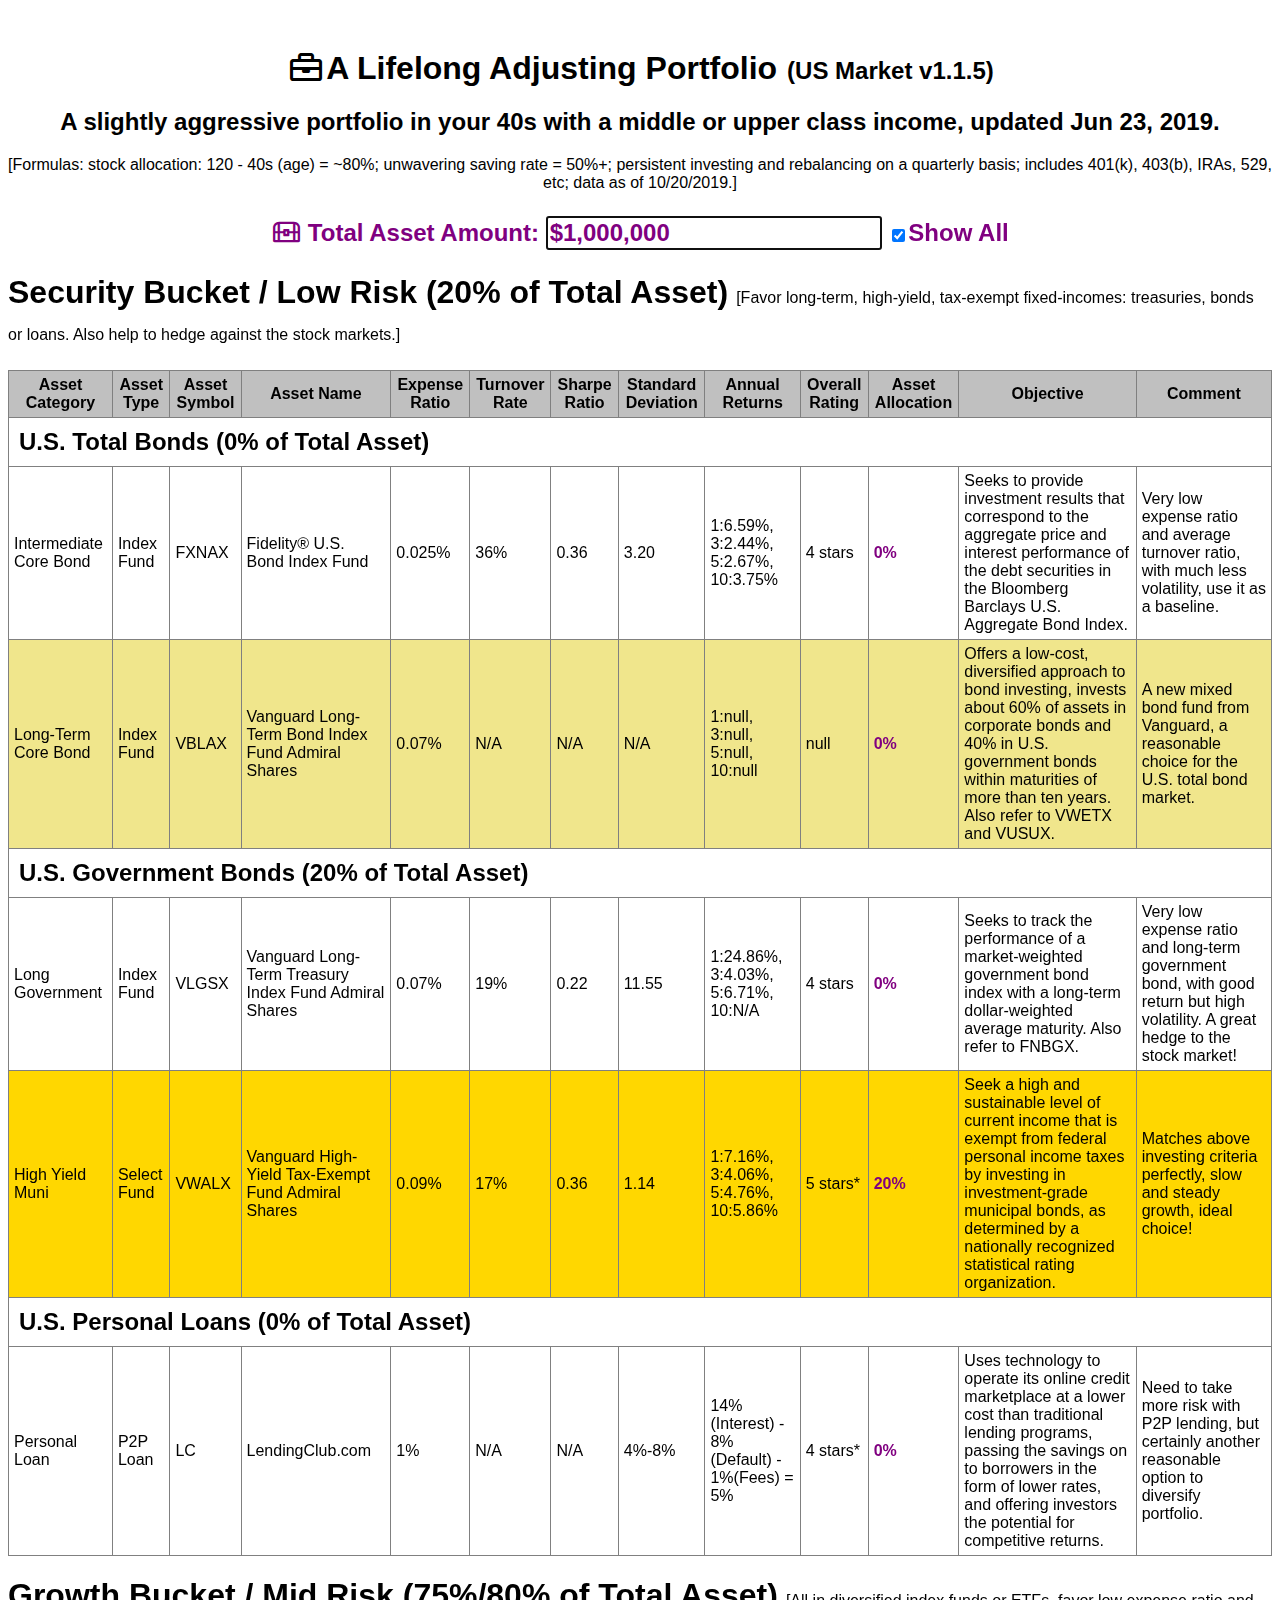
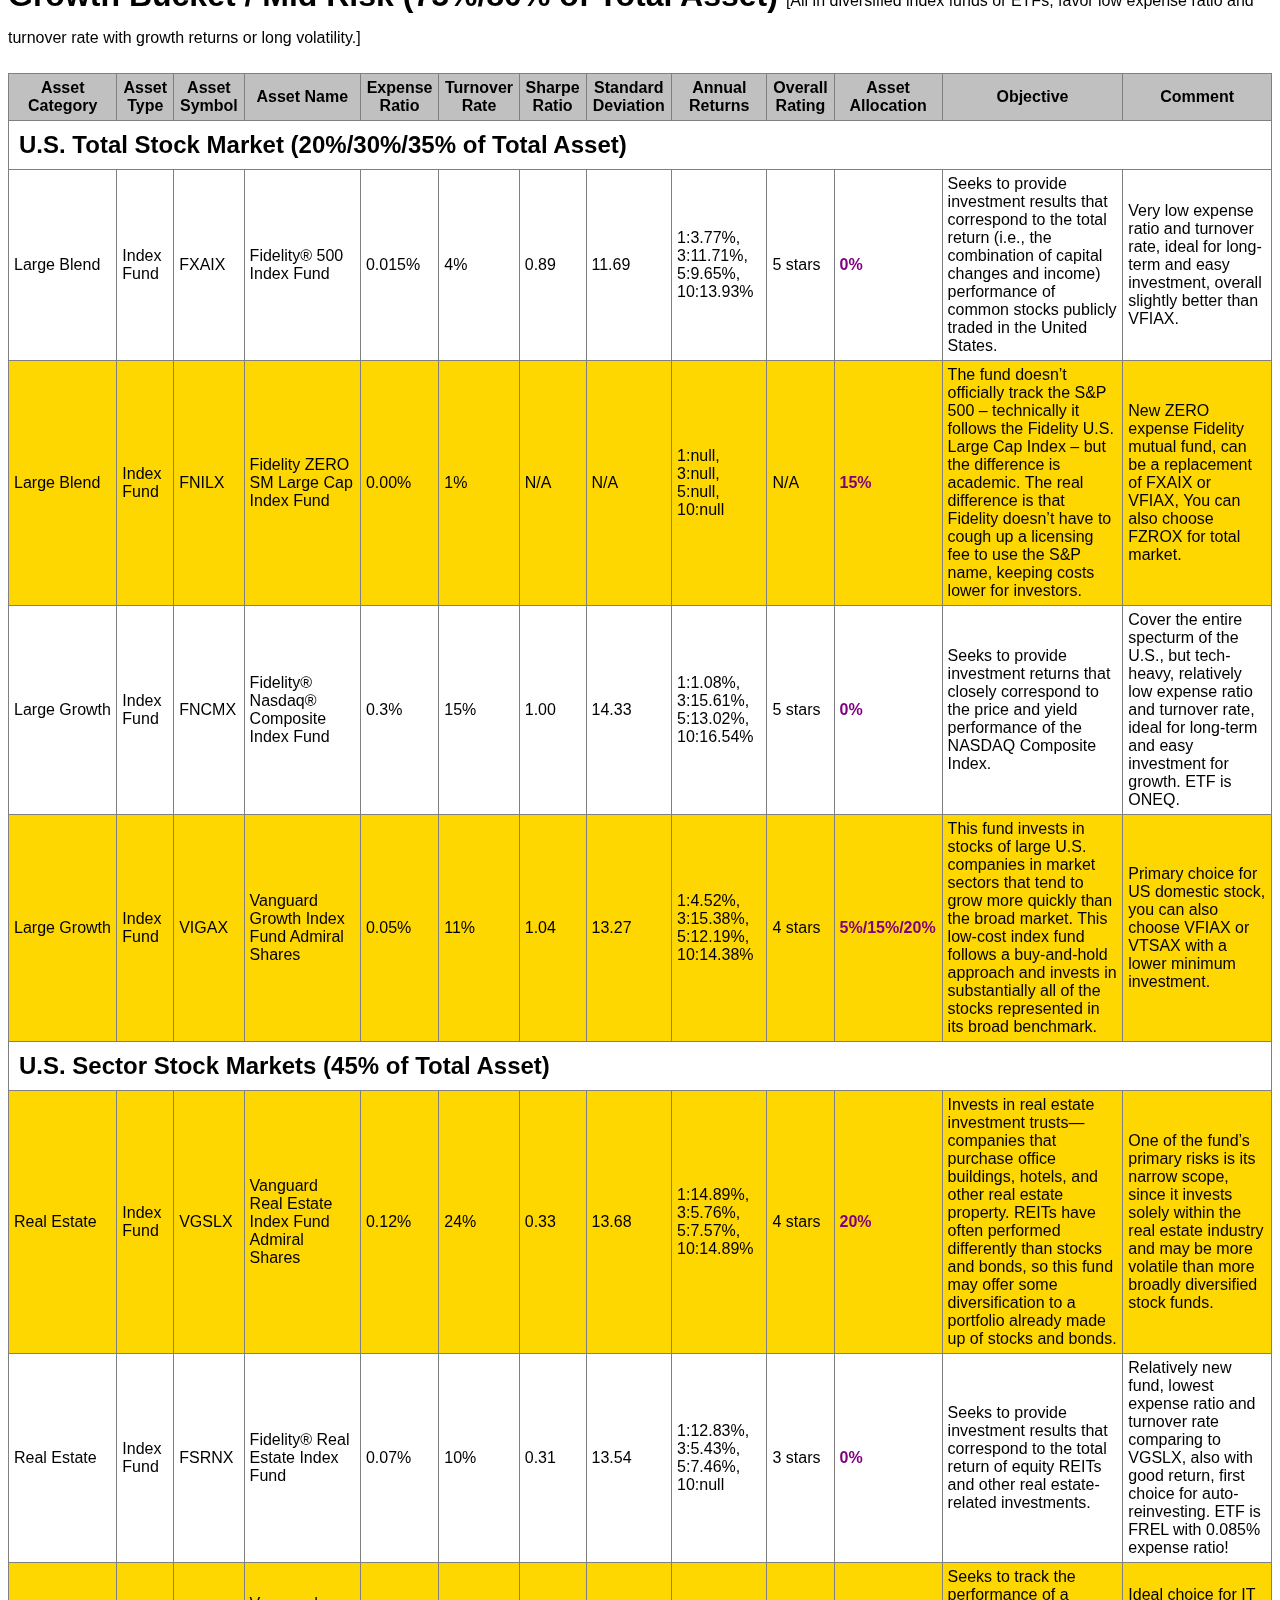
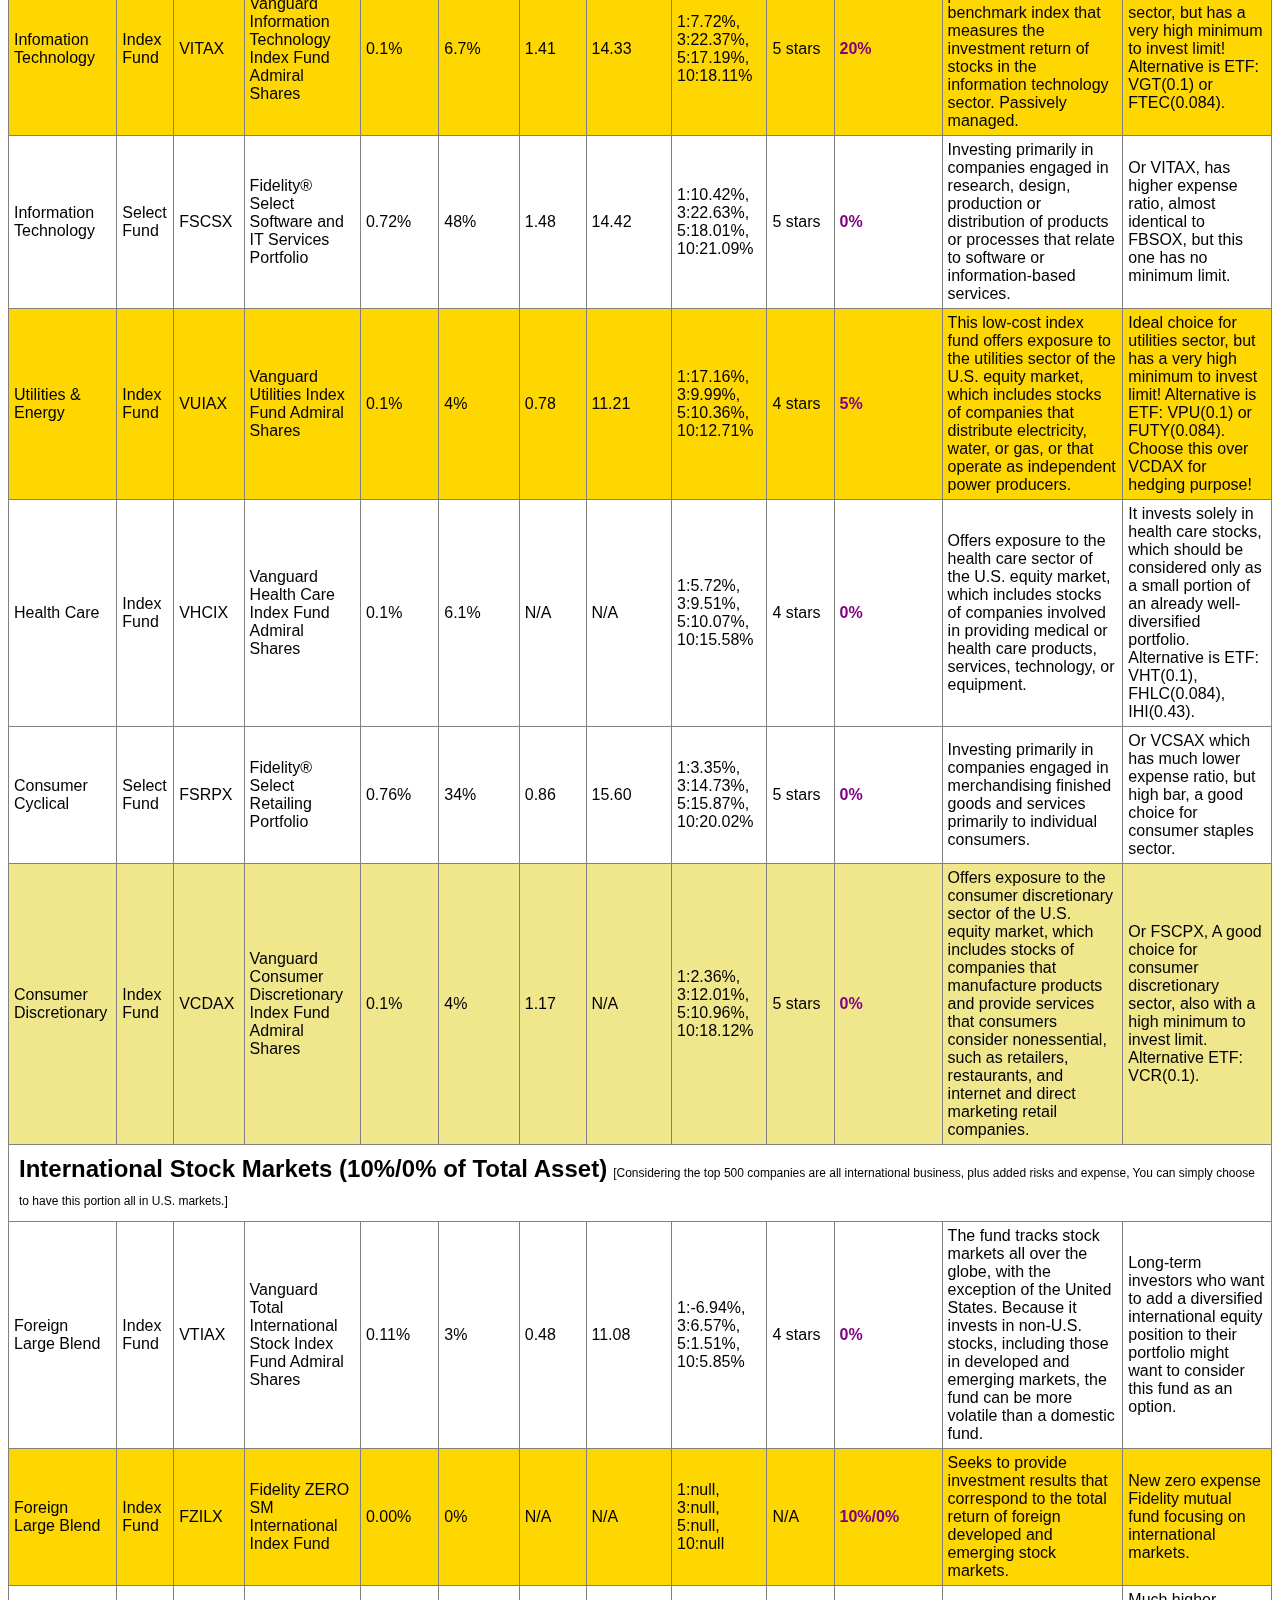
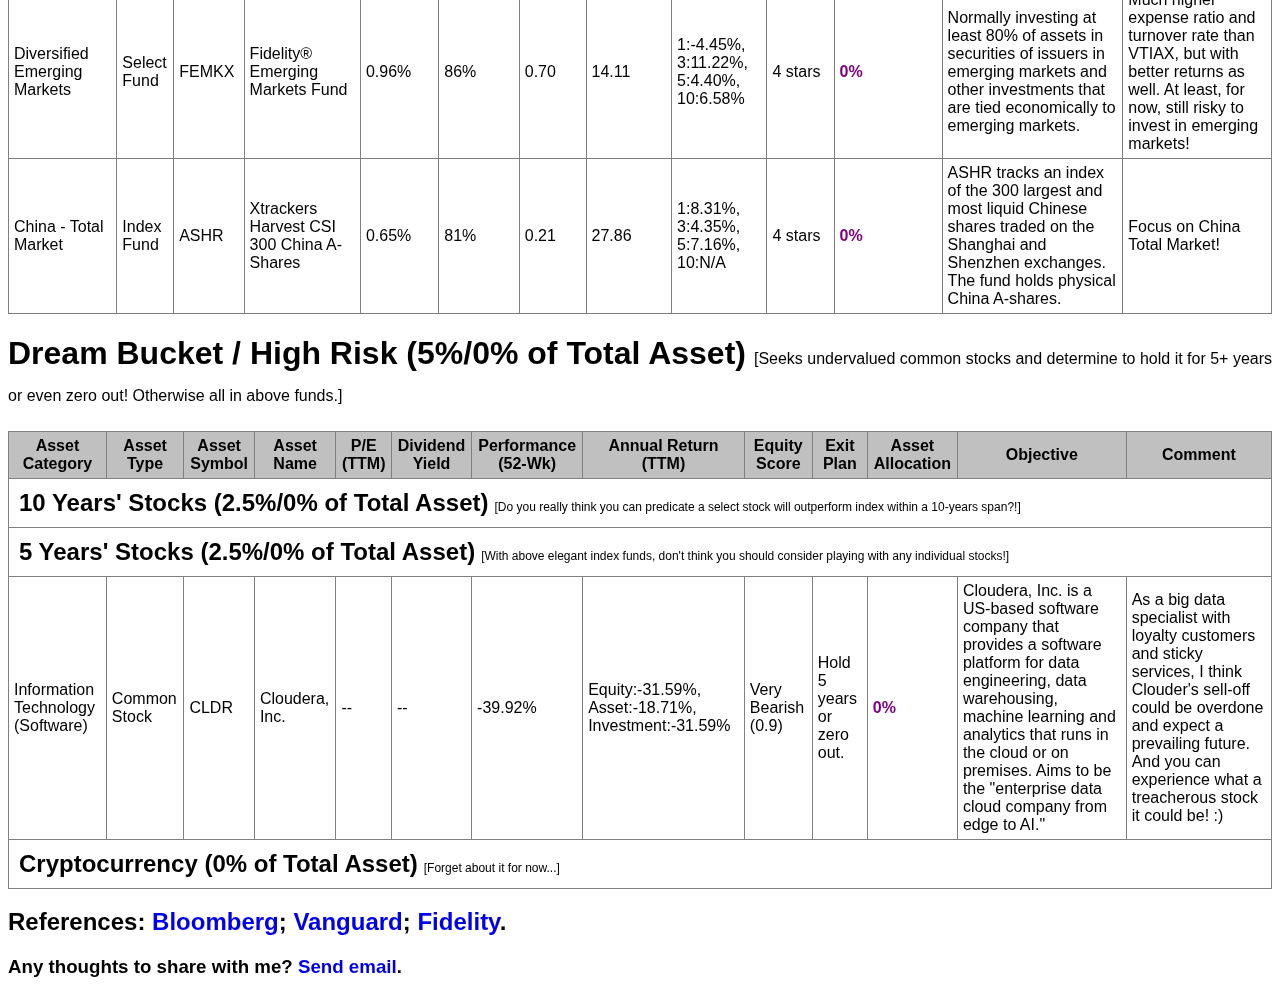
<file: portfolio.html>
<!DOCTYPE html>
<html>
<head>
<meta charset="UTF-8">
<!-- favicons -->
<link rel="apple-touch-icon" sizes="180x180" href="img/favicon/apple-touch-icon.png">
<link rel="icon" type="image/png" sizes="32x32" href="img/favicon/favicon-32x32.png">
<link rel="icon" type="image/png" sizes="16x16" href="img/favicon/favicon-16x16.png">
<link rel="manifest" href="img/favicon/site.webmanifest">
<link rel="mask-icon" href="img/favicon/safari-pinned-tab.svg" color="#5bbad5">
<meta name="msapplication-TileColor" content="#00aba9">
<meta name="theme-color" content="#ffffff">
<!-- Google Analytics -->
<script>
  (function(i, s, o, g, r, a, m) {
    i['GoogleAnalyticsObject'] = r;
    i[r] = i[r] || function() {
      (i[r].q = i[r].q || []).push(arguments)
    }, i[r].l = 1 * new Date();
    a = s.createElement(o), m = s.getElementsByTagName(o)[0];
    a.async = 1;
    a.src = g;
    m.parentNode.insertBefore(a, m)
  })(window, document, 'script', 'https://www.google-analytics.com/analytics.js', 'ga');

  ga('create', 'UA-109230910-1', 'auto');
  ga('send', 'pageview');
</script>
<!-- End Google Analytics -->
<!-- stylesheets -->
<link rel="stylesheet" type="text/css" href="css/font-awesome.min.css">
<link rel="stylesheet" type="text/css" href="css/proxima-nova-soft.css">
<link rel="stylesheet" type="text/css" href="css/application.css">
<!-- javascripts -->
<script src="https://code.jquery.com/jquery-3.4.1.min.js" integrity="sha256-CSXorXvZcTkaix6Yvo6HppcZGetbYMGWSFlBw8HfCJo=" crossorigin="anonymous"></script>
<script type="text/javascript" charset="utf-8">
  var moneyFormatter = new Intl.NumberFormat('en-US', {
    minimumFractionDigits : 0,
    style : 'currency',
    currency : 'USD'
  });

  function calculateAllocation(totalAssetEl) {
    // Clean up and convert to correct number format!
    var totalAsset = Number(totalAssetEl.val().replace(/[^0-9.-]+/g, ""));
    totalAssetEl.val(moneyFormatter.format(totalAsset));
    //console.log(totalAsset);

    $("td.assetAllocation").each(function() {
      // Could be multiple percents split by slash (/)
      var percentSplit = $(this).children(".percent").html().split('/');
      var amountSplit = "";
      $.each(percentSplit, function(index, percent) {
        if (!!amountSplit)
          amountSplit += '/<br>';
        amountSplit += moneyFormatter.format(parseFloat(percent) / 100 * totalAsset);
      });
      // Remove all other elements except percents
      $(this).children().not(".percent").remove();
      $(this).append("<br><span class='amount'>" + amountSplit + "</span>");
    });
  }

  $(function() {
    var totalAssetEl = $("input#totalAsset");
    totalAssetEl.change(function() {
      calculateAllocation($(this));
      $("td.assetAllocation").fadeOut(500);
      $("td.assetAllocation").fadeIn(500);
    });

    calculateAllocation(totalAssetEl);
    $("input#showAll").change(function() {
      $("table.portfolio tbody tr").not(".hold").toggle(this.checked);
    });
  });
</script>
<title>Lifelong Portfolio</title>
</head>
<body>
  <div align="center">
    <h1 class="title">
      <i class="far fa-briefcase fa-fw"></i>A Lifelong Adjusting Portfolio<span style="font-size: 0.75em; margin-left: 10px">(US Market v1.1.5)</span>
    </h1>
    <h2>A slightly aggressive portfolio in your 40s with a middle or upper class income, updated Jun 23, 2019.</h2>
    <p>[Formulas: stock allocation: 120 - 40s (age) = ~80%; unwavering saving rate = 50%+; persistent investing and rebalancing on a quarterly
      basis; includes 401(k), 403(b), IRAs, 529, etc; data as of 10/20/2019.]</p>
    <p class="totalAsset">
      <i class="far fa-treasure-chest fa-fw"></i><label for="totalAsset"> Total Asset Amount: </label><input id="totalAsset" name="totalAsset"
        value="$1,000,000" title="Update and press enter to refresh." autofocus>&nbsp;<input id="showAll" name="showAll" type="checkbox"
        checked><label for="showAll" title="Show all assets">Show All</label>
    </p>
  </div>
  <h1 class="bucket">
    <span>Security Bucket / Low Risk (20% of Total Asset)</span><span class="note">[Favor long-term, high-yield, tax-exempt fixed-incomes:
      treasuries, bonds or loans. Also help to hedge against the stock markets.]</span>
  </h1>
  <table class="portfolio">
    <thead>
      <tr>
        <th>Asset Category</th>
        <th>Asset Type</th>
        <th>Asset Symbol</th>
        <th>Asset Name</th>
        <th title="These are costs the investor pays through a reduction in the investment's rate of return.">Expense Ratio</th>
        <th
          title="A low turnover ratio reflect a buy-and-hold investment strategy; those with high turnover ratios indicate an attempt to profit by a market-timing approach.">Turnover
          Rate</th>
        <th title="The higher the ratio, the better the fund's return per unit of risk.">Sharpe Ratio</th>
        <th title="A higher standard deviation indicates a wider dispersion of past returns and thus greater historical volatility.">Standard
          Deviation</th>
        <th title="Average annual total returns (cumulative 1,3,5,10 Yrs)">Annual Returns</th>
        <th title="Overall Morningstar rating">Overall Rating</th>
        <th title="Allocated percentage/amount in total asset">Asset Allocation</th>
        <th title="Asset Overview" class="objective">Objective</th>
        <th title="Commentary" class="comment">Comment</th>
      </tr>
    </thead>
    <tbody>
      <tr>
        <td class="class" colspan="13" title="Asset Class">U.S. Total Bonds (0% of Total Asset)</td>
      </tr>
      <tr>
        <td title="Asset Category">Intermediate Core Bond</td>
        <td title="Asset Type">Index Fund</td>
        <td title="Asset Symbol">FXNAX</td>
        <td title="Asset Name">Fidelity® U.S. Bond Index Fund</td>
        <td title="Expense Ratio">0.025%</td>
        <td title="Turnover Rate">36%</td>
        <td title="Sharpe Ratio">0.36</td>
        <td title="Standard Deviation">3.20</td>
        <td title="Annual Returns">1:6.59%, 3:2.44%, 5:2.67%, 10:3.75%</td>
        <td title="Overall Rating">4 stars</td>
        <td title="Asset Allocation" class="assetAllocation"><span class="percent">0%</span></td>
        <td title="Objective">Seeks to provide investment results that correspond to the aggregate price and interest performance of the debt
          securities in the Bloomberg Barclays U.S. Aggregate Bond Index.</td>
        <td title="Comment">Very low expense ratio and average turnover ratio, with much less volatility, use it as a baseline.</td>
      </tr>
      <tr class="pend">
        <td title="Asset Category">Long-Term Core Bond</td>
        <td title="Asset Type">Index Fund</td>
        <td title="Asset Symbol">VBLAX</td>
        <td title="Asset Name">Vanguard Long-Term Bond Index Fund Admiral Shares</td>
        <td title="Expense Ratio">0.07%</td>
        <td title="Turnover Rate">N/A</td>
        <td title="Sharpe Ratio">N/A</td>
        <td title="Standard Deviation">N/A</td>
        <td title="Annual Returns">1:null, 3:null, 5:null, 10:null</td>
        <td title="Overall Rating">null</td>
        <td title="Asset Allocation" class="assetAllocation"><span class="percent">0%</span></td>
        <td title="Objective">Offers a low-cost, diversified approach to bond investing, invests about 60% of assets in corporate bonds and 40%
          in U.S. government bonds within maturities of more than ten years. Also refer to VWETX and VUSUX.</td>
        <td title="Comment">A new mixed bond fund from Vanguard, a reasonable choice for the U.S. total bond market.</td>
      </tr>
      <tr>
        <td class="class" colspan="13" title="Asset Class">U.S. Government Bonds (20% of Total Asset)</td>
      </tr>
      <tr>
        <td title="Asset Category">Long Government</td>
        <td title="Asset Type">Index Fund</td>
        <td title="Asset Symbol/Ticker">VLGSX</td>
        <td title="Asset Name">Vanguard Long-Term Treasury Index Fund Admiral Shares</td>
        <td title="Expense Ratio">0.07%</td>
        <td title="Turnover Rate">19%</td>
        <td title="Sharpe Ratio">0.22</td>
        <td title="Standard Deviation">11.55</td>
        <td title="Annual Returns">1:24.86%, 3:4.03%, 5:6.71%, 10:N/A</td>
        <td title="Overall Rating">4 stars</td>
        <td title="Asset Allocation" class="assetAllocation"><span class="percent">0%</span></td>
        <td title="Objective">Seeks to track the performance of a market-weighted government bond index with a long-term dollar-weighted average
          maturity. Also refer to FNBGX.</td>
        <td title="Comment">Very low expense ratio and long-term government bond, with good return but high volatility. A great hedge to the
          stock market!</td>
      </tr>
      <tr class="hold">
        <td title="Asset Category">High Yield Muni</td>
        <td title="Asset Type">Select Fund</td>
        <td title="Asset Symbol/Ticker">VWALX</td>
        <td title="Asset Name">Vanguard High-Yield Tax-Exempt Fund Admiral Shares</td>
        <td title="Expense Ratio">0.09%</td>
        <td title="Turnover Rate">17%</td>
        <td title="Sharpe Ratio (1Yr)">0.36</td>
        <td title="Standard Deviation (1Yr)">1.14</td>
        <td title="Annual Return (Tax-Exempt)">1:7.16%, 3:4.06%, 5:4.76%, 10:5.86%</td>
        <td title="Overall Rating">5 stars*</td>
        <td title="Asset Allocation" class="assetAllocation"><span class="percent">20%</span></td>
        <td title="Objective">Seek a high and sustainable level of current income that is exempt from federal personal income taxes by investing
          in investment-grade municipal bonds, as determined by a nationally recognized statistical rating organization.</td>
        <td title="Comment">Matches above investing criteria perfectly, slow and steady growth, ideal choice!</td>
      </tr>
      <tr>
        <td class="class" colspan="15" title="Asset Class">U.S. Personal Loans (0% of Total Asset)</td>
      </tr>
      <tr>
        <td title="Asset Category">Personal Loan</td>
        <td title="Asset Type">P2P Loan</td>
        <td title="Asset Symbol/Ticker">LC</td>
        <td title="Asset Name">LendingClub.com</td>
        <td title="Expense Ratio">1%</td>
        <td title="Turnover Rate">N/A</td>
        <td title="Sharpe Ratio">N/A</td>
        <td title="Net Return">4%-8%</td>
        <td title="Annual Return (Formula)">14%(Interest) - 8%(Default) - 1%(Fees) = 5%</td>
        <td title="Overall Rating">4 stars*</td>
        <td title="Asset Allocation" class="assetAllocation"><span class="percent">0%</span></td>
        <td title="Objective">Uses technology to operate its online credit marketplace at a lower cost than traditional lending programs, passing
          the savings on to borrowers in the form of lower rates, and offering investors the potential for competitive returns.</td>
        <td title="Comment">Need to take more risk with P2P lending, but certainly another reasonable option to diversify portfolio.</td>
      </tr>
    </tbody>
  </table>
  <h1 class="bucket">
    <span>Growth Bucket / Mid Risk (75%/80% of Total Asset)</span><span class="note">[All in diversified index funds or ETFs, favor low expense
      ratio and turnover rate with growth returns or long volatility.]</span>
  </h1>
  <table class="portfolio">
    <thead>
      <tr>
        <th>Asset Category</th>
        <th>Asset Type</th>
        <th>Asset Symbol</th>
        <th>Asset Name</th>
        <th title="These are costs the investor pays through a reduction in the investment's rate of return.">Expense Ratio</th>
        <th
          title="A low turnover ratio reflect a buy-and-hold investment strategy; those with high turnover ratios indicate an attempt to profit by a market-timing approach.">Turnover
          Rate</th>
        <th title="The higher the ratio, the better the fund's return per unit of risk.">Sharpe Ratio</th>
        <th title="A higher standard deviation indicates a wider dispersion of past returns and thus greater historical volatility.">Standard
          Deviation</th>
        <th title="Average annual total returns (cumulative 1,3,5,10 Yrs)">Annual Returns</th>
        <th title="Overall Morningstar Rating">Overall Rating</th>
        <th title="Allocated percentage/amount in total asset">Asset Allocation</th>
        <th title="Asset Overview" class="objective">Objective</th>
        <th title="Commentary" class="comment">Comment</th>
      </tr>
    </thead>
    <tbody>
      <tr>
        <td class="class" colspan="13" title="Asset Class">U.S. Total Stock Market (20%/30%/35% of Total Asset)</td>
      </tr>
      <tr>
        <td title="Asset Category">Large Blend</td>
        <td title="Asset Type">Index Fund</td>
        <td title="Asset Symbol">FXAIX</td>
        <td title="Asset Name">Fidelity® 500 Index Fund</td>
        <td title="Expense Ratio">0.015%</td>
        <td title="Turnover Rate">4%</td>
        <td title="Sharpe Ratio">0.89</td>
        <td title="Standard Deviation">11.69</td>
        <td title="Annual Returns">1:3.77%, 3:11.71%, 5:9.65%, 10:13.93%</td>
        <td title="Overall Rating">5 stars</td>
        <td title="Asset Allocation" class="assetAllocation"><span class="percent">0%</span></td>
        <td title="Objective">Seeks to provide investment results that correspond to the total return (i.e., the combination of capital changes
          and income) performance of common stocks publicly traded in the United States.</td>
        <td title="Comment">Very low expense ratio and turnover rate, ideal for long-term and easy investment, overall slightly better than
          VFIAX.</td>
      </tr>
      <tr class="hold">
        <td title="Asset Category">Large Blend</td>
        <td title="Asset Type">Index Fund</td>
        <td title="Asset Symbol">FNILX</td>
        <td title="Asset Name">Fidelity ZERO SM Large Cap Index Fund</td>
        <td title="Expense Ratio">0.00%</td>
        <td title="Turnover Rate">1%</td>
        <td title="Sharpe Ratio">N/A</td>
        <td title="Standard Deviation">N/A</td>
        <td title="Annual Returns">1:null, 3:null, 5:null, 10:null</td>
        <td title="Overall Rating">N/A</td>
        <td title="Asset Allocation" class="assetAllocation"><span class="percent">15%</span></td>
        <td title="Objective">The fund doesn’t officially track the S&P 500 – technically it follows the Fidelity U.S. Large Cap Index – but the
          difference is academic. The real difference is that Fidelity doesn’t have to cough up a licensing fee to use the S&P name, keeping costs
          lower for investors.</td>
        <td title="Comment">New ZERO expense Fidelity mutual fund, can be a replacement of FXAIX or VFIAX, You can also choose FZROX for total
          market.</td>
      </tr>
      <tr>
        <td title="Asset Category">Large Growth</td>
        <td title="Asset Type">Index Fund</td>
        <td title="Asset Symbol">FNCMX</td>
        <td title="Asset Name">Fidelity® Nasdaq® Composite Index Fund</td>
        <td title="Expense Ratio">0.3%</td>
        <td title="Turnover Rate">15%</td>
        <td title="Sharpe Ratio">1.00</td>
        <td title="Standard Deviation">14.33</td>
        <td title="Annual Returns">1:1.08%, 3:15.61%, 5:13.02%, 10:16.54%</td>
        <td title="Overall Rating">5 stars</td>
        <td title="Asset Allocation" class="assetAllocation"><span class="percent">0%</span></td>
        <td title="Objective">Seeks to provide investment returns that closely correspond to the price and yield performance of the NASDAQ
          Composite Index.</td>
        <td title="Comment">Cover the entire specturm of the U.S., but tech-heavy, relatively low expense ratio and turnover rate, ideal for
          long-term and easy investment for growth. ETF is ONEQ.</td>
      </tr>
      <tr class="hold">
        <td title="Asset Category">Large Growth</td>
        <td title="Asset Type">Index Fund</td>
        <td title="Asset Symbol">VIGAX</td>
        <td title="Asset Name">Vanguard Growth Index Fund Admiral Shares</td>
        <td title="Expense Ratio">0.05%</td>
        <td title="Turnover Rate">11%</td>
        <td title="Sharpe Ratio">1.04</td>
        <td title="Standard Deviation">13.27</td>
        <td title="Annual Returns">1:4.52%, 3:15.38%, 5:12.19%, 10:14.38%</td>
        <td title="Overall Rating">4 stars</td>
        <td title="Asset Allocation" class="assetAllocation"><span class="percent">5%/15%/20%</span></td>
        <td title="Objective">This fund invests in stocks of large U.S. companies in market sectors that tend to grow more quickly than the broad
          market. This low-cost index fund follows a buy-and-hold approach and invests in substantially all of the stocks represented in its broad
          benchmark.</td>
        <td title="Comment">Primary choice for US domestic stock, you can also choose VFIAX or VTSAX with a lower minimum investment.</td>
      </tr>
      <tr>
        <td class="class" colspan="13" title="Asset Class">U.S. Sector Stock Markets (45% of Total Asset)</td>
      </tr>
      <tr class="hold">
        <td title="Asset Category">Real Estate</td>
        <td title="Asset Type">Index Fund</td>
        <td title="Asset Symbol">VGSLX</td>
        <td title="Asset Name">Vanguard Real Estate Index Fund Admiral Shares</td>
        <td title="Expense Ratio">0.12%</td>
        <td title="Turnover Rate">24%</td>
        <td title="Sharpe Ratio">0.33</td>
        <td title="Standard Deviation">13.68</td>
        <td title="Annual Returns">1:14.89%, 3:5.76%, 5:7.57%, 10:14.89%</td>
        <td title="Overall Rating">4 stars</td>
        <td title="Asset Allocation" class="assetAllocation"><span class="percent">20%</span></td>
        <td title="Objective">Invests in real estate investment trusts—companies that purchase office buildings, hotels, and other real estate
          property. REITs have often performed differently than stocks and bonds, so this fund may offer some diversification to a portfolio already
          made up of stocks and bonds.</td>
        <td title="Comment">One of the fund’s primary risks is its narrow scope, since it invests solely within the real estate industry and may
          be more volatile than more broadly diversified stock funds.</td>
      </tr>
      <tr>
        <td title="Asset Category">Real Estate</td>
        <td title="Asset Type">Index Fund</td>
        <td title="Asset Symbol">FSRNX</td>
        <td title="Asset Name">Fidelity® Real Estate Index Fund</td>
        <td title="Expense Ratio">0.07%</td>
        <td title="Turnover Rate">10%</td>
        <td title="Sharpe Ratio">0.31</td>
        <td title="Standard Deviation">13.54</td>
        <td title="Annual Returns">1:12.83%, 3:5.43%, 5:7.46%, 10:null</td>
        <td title="Overall Rating">3 stars</td>
        <td title="Asset Allocation" class="assetAllocation"><span class="percent">0%</span></td>
        <td title="Objective">Seeks to provide investment results that correspond to the total return of equity REITs and other real
          estate-related investments.</td>
        <td title="Comment">Relatively new fund, lowest expense ratio and turnover rate comparing to VGSLX, also with good return, first choice
          for auto-reinvesting. ETF is FREL with 0.085% expense ratio!</td>
      </tr>
      <tr class="hold">
        <td title="Asset Category">Infomation Technology</td>
        <td title="Asset Type">Index Fund</td>
        <td title="Asset Symbol">VITAX</td>
        <td title="Asset Name">Vanguard Information Technology Index Fund Admiral Shares</td>
        <td title="Expense Ratio">0.1%</td>
        <td title="Turnover Rate">6.7%</td>
        <td title="Sharpe Ratio">1.41</td>
        <td title="Standard Deviation">14.33</td>
        <td title="Annual Returns">1:7.72%, 3:22.37%, 5:17.19%, 10:18.11%</td>
        <td title="Overall Rating">5 stars</td>
        <td title="Asset Allocation" class="assetAllocation"><span class="percent">20%</span></td>
        <td title="Objective">Seeks to track the performance of a benchmark index that measures the investment return of stocks in the
          information technology sector. Passively managed.</td>
        <td title="Comment">Ideal choice for IT sector, but has a very high minimum to invest limit! Alternative is ETF: VGT(0.1) or FTEC(0.084).</td>
      </tr>
      <tr>
        <td title="Asset Category">Information Technology</td>
        <td title="Asset Type">Select Fund</td>
        <td title="Asset Symbol">FSCSX</td>
        <td title="Asset Name">Fidelity® Select Software and IT Services Portfolio</td>
        <td title="Expense Ratio">0.72%</td>
        <td title="Turnover Rate">48%</td>
        <td title="Sharpe Ratio">1.48</td>
        <td title="Standard Deviation">14.42</td>
        <td title="Annual Returns">1:10.42%, 3:22.63%, 5:18.01%, 10:21.09%</td>
        <td title="Overall Rating">5 stars</td>
        <td title="Asset Allocation" class="assetAllocation"><span class="percent">0%</span></td>
        <td title="Objective">Investing primarily in companies engaged in research, design, production or distribution of products or processes
          that relate to software or information-based services.</td>
        <td title="Comment">Or VITAX, has higher expense ratio, almost identical to FBSOX, but this one has no minimum limit.</td>
      </tr>
      <tr class="hold">
        <td title="Asset Category">Utilities & Energy</td>
        <td title="Asset Type">Index Fund</td>
        <td title="Asset Symbol">VUIAX</td>
        <td title="Asset Name">Vanguard Utilities Index Fund Admiral Shares</td>
        <td title="Expense Ratio">0.1%</td>
        <td title="Turnover Rate">4%</td>
        <td title="Sharpe Ratio">0.78</td>
        <td title="Standard Deviation">11.21</td>
        <td title="Annual Returns">1:17.16%, 3:9.99%, 5:10.36%, 10:12.71%</td>
        <td title="Overall Rating">4 stars</td>
        <td title="Asset Allocation" class="assetAllocation"><span class="percent">5%</span></td>
        <td title="Objective">This low-cost index fund offers exposure to the utilities sector of the U.S. equity market, which includes stocks
          of companies that distribute electricity, water, or gas, or that operate as independent power producers.</td>
        <td title="Comment">Ideal choice for utilities sector, but has a very high minimum to invest limit! Alternative is ETF: VPU(0.1) or
          FUTY(0.084). Choose this over VCDAX for hedging purpose!</td>
      </tr>
      <tr>
        <td title="Asset Category">Health Care</td>
        <td title="Asset Type">Index Fund</td>
        <td title="Asset Symbol">VHCIX</td>
        <td title="Asset Name">Vanguard Health Care Index Fund Admiral Shares</td>
        <td title="Expense Ratio">0.1%</td>
        <td title="Turnover Rate">6.1%</td>
        <td title="Sharpe Ratio">N/A</td>
        <td title="Standard Deviation">N/A</td>
        <td title="Annual Returns">1:5.72%, 3:9.51%, 5:10.07%, 10:15.58%</td>
        <td title="Overall Rating">4 stars</td>
        <td title="Asset Allocation" class="assetAllocation"><span class="percent">0%</span></td>
        <td title="Objective">Offers exposure to the health care sector of the U.S. equity market, which includes stocks of companies involved in
          providing medical or health care products, services, technology, or equipment.</td>
        <td title="Comment">It invests solely in health care stocks, which should be considered only as a small portion of an already
          well-diversified portfolio. Alternative is ETF: VHT(0.1), FHLC(0.084), IHI(0.43).</td>
      </tr>
      <tr>
        <td title="Asset Category">Consumer Cyclical</td>
        <td title="Asset Type">Select Fund</td>
        <td title="Asset Symbol">FSRPX</td>
        <td title="Asset Name">Fidelity® Select Retailing Portfolio</td>
        <td title="Expense Ratio">0.76%</td>
        <td title="Turnover Rate">34%</td>
        <td title="Sharpe Ratio">0.86</td>
        <td title="Standard Deviation">15.60</td>
        <td title="Annual Returns">1:3.35%, 3:14.73%, 5:15.87%, 10:20.02%</td>
        <td title="Overall Rating">5 stars</td>
        <td title="Asset Allocation" class="assetAllocation"><span class="percent">0%</span></td>
        <td title="Objective">Investing primarily in companies engaged in merchandising finished goods and services primarily to individual
          consumers.</td>
        <td title="Comment">Or VCSAX which has much lower expense ratio, but high bar, a good choice for consumer staples sector.</td>
      </tr>
      <tr class="pend">
        <td title="Asset Category">Consumer Discretionary</td>
        <td title="Asset Type">Index Fund</td>
        <td title="Asset Symbol">VCDAX</td>
        <td title="Asset Name">Vanguard Consumer Discretionary Index Fund Admiral Shares</td>
        <td title="Expense Ratio">0.1%</td>
        <td title="Turnover Rate">4%</td>
        <td title="Sharpe Ratio">1.17</td>
        <td title="Standard Deviation">N/A</td>
        <td title="Annual Returns">1:2.36%, 3:12.01%, 5:10.96%, 10:18.12%</td>
        <td title="Overall Rating">5 stars</td>
        <td title="Asset Allocation" class="assetAllocation"><span class="percent">0%</span></td>
        <td title="Objective">Offers exposure to the consumer discretionary sector of the U.S. equity market, which includes stocks of companies
          that manufacture products and provide services that consumers consider nonessential, such as retailers, restaurants, and internet and direct
          marketing retail companies.</td>
        <td title="Comment">Or FSCPX, A good choice for consumer discretionary sector, also with a high minimum to invest limit. Alternative ETF:
          VCR(0.1).</td>
      </tr>
      <tr>
        <td class="class" colspan="13" title="Asset Class">International Stock Markets (10%/0% of Total Asset)<span class="note">[Considering
            the top 500 companies are all international business, plus added risks and expense, You can simply choose to have this portion all in U.S.
            markets.]</span></td>
      </tr>
      <tr>
        <td title="Asset Category">Foreign Large Blend</td>
        <td title="Asset Type">Index Fund</td>
        <td title="Asset Symbol">VTIAX</td>
        <td title="Asset Name">Vanguard Total International Stock Index Fund Admiral Shares</td>
        <td title="Expense Ratio">0.11%</td>
        <td title="Turnover Rate">3%</td>
        <td title="Sharpe Ratio">0.48</td>
        <td title="Standard Deviation">11.08</td>
        <td title="Annual Returns">1:-6.94%, 3:6.57%, 5:1.51%, 10:5.85%</td>
        <td title="Overall Rating">4 stars</td>
        <td title="Asset Allocation" class="assetAllocation"><span class="percent">0%</span></td>
        <td title="Objective">The fund tracks stock markets all over the globe, with the exception of the United States. Because it invests in
          non-U.S. stocks, including those in developed and emerging markets, the fund can be more volatile than a domestic fund.</td>
        <td title="Comment">Long-term investors who want to add a diversified international equity position to their portfolio might want to
          consider this fund as an option.</td>
      </tr>
      <tr class="hold">
        <td title="Asset Category">Foreign Large Blend</td>
        <td title="Asset Type">Index Fund</td>
        <td title="Asset Symbol">FZILX</td>
        <td title="Asset Name">Fidelity ZERO SM International Index Fund</td>
        <td title="Expense Ratio">0.00%</td>
        <td title="Turnover Rate">0%</td>
        <td title="Sharpe Ratio">N/A</td>
        <td title="Standard Deviation">N/A</td>
        <td title="Annual Returns">1:null, 3:null, 5:null, 10:null</td>
        <td title="Overall Rating">N/A</td>
        <td title="Asset Allocation" class="assetAllocation"><span class="percent">10%/0%</span></td>
        <td title="Objective">Seeks to provide investment results that correspond to the total return of foreign developed and emerging stock
          markets.</td>
        <td title="Comment">New zero expense Fidelity mutual fund focusing on international markets.</td>
      </tr>
      <tr>
        <td title="Asset Category">Diversified Emerging Markets</td>
        <td title="Asset Type">Select Fund</td>
        <td title="Asset Symbol">FEMKX</td>
        <td title="Asset Name">Fidelity® Emerging Markets Fund</td>
        <td title="Expense Ratio">0.96%</td>
        <td title="Turnover Rate">86%</td>
        <td title="Sharpe Ratio">0.70</td>
        <td title="Standard Deviation">14.11</td>
        <td title="Annual Returns">1:-4.45%, 3:11.22%, 5:4.40%, 10:6.58%</td>
        <td title="Overall Rating">4 stars</td>
        <td title="Asset Allocation" class="assetAllocation"><span class="percent">0%</span></td>
        <td title="Objective">Normally investing at least 80% of assets in securities of issuers in emerging markets and other investments that
          are tied economically to emerging markets.</td>
        <td title="Comment">Much higher expense ratio and turnover rate than VTIAX, but with better returns as well. At least, for now, still
          risky to invest in emerging markets!</td>
      </tr>
      <tr>
        <td title="Asset Category">China - Total Market</td>
        <td title="Asset Type">Index Fund</td>
        <td title="Asset Symbol">ASHR</td>
        <td title="Asset Name">Xtrackers Harvest CSI 300 China A-Shares</td>
        <td title="Expense Ratio">0.65%</td>
        <td title="Turnover Rate">81%</td>
        <td title="Sharpe Ratio">0.21</td>
        <td title="Standard Deviation">27.86</td>
        <td title="Annual Returns">1:8.31%, 3:4.35%, 5:7.16%, 10:N/A</td>
        <td title="Overall Rating">4 stars</td>
        <td title="Asset Allocation" class="assetAllocation"><span class="percent">0%</span></td>
        <td title="Objective">ASHR tracks an index of the 300 largest and most liquid Chinese shares traded on the Shanghai and Shenzhen
          exchanges. The fund holds physical China A-shares.</td>
        <td title="Comment">Focus on China Total Market!</td>
      </tr>
    </tbody>
  </table>
  <h1 class="bucket">
    <span>Dream Bucket / High Risk (5%/0% of Total Asset)</span><span class="note">[Seeks undervalued common stocks and determine to hold it
      for 5+ years or even zero out! Otherwise all in above funds.]</span>
  </h1>
  <table class="portfolio">
    <thead>
      <tr>
        <th>Asset Category</th>
        <th>Asset Type</th>
        <th>Asset Symbol</th>
        <th>Asset Name</th>
        <th>P/E (TTM)</th>
        <th>Dividend Yield</th>
        <th>Performance (52-Wk)</th>
        <th>Annual Return (TTM)</th>
        <th>Equity Score</th>
        <th>Exit Plan</th>
        <th title="Allocated percentage/amount in total asset">Asset Allocation</th>
        <th title="Asset Overview" class="objective">Objective</th>
        <th title="Commentary" class="comment">Comment</th>
      </tr>
    </thead>
    <tbody>
      <tr>
        <td class="class" colspan="14" title="Asset Class">10 Years' Stocks (2.5%/0% of Total Asset)<span class="note">[Do you really
            think you can predicate a select stock will outperform index within a 10-years span?!]</span></td>
      </tr>
      <tr>
        <td class="class" colspan="14" title="Asset Class">5 Years' Stocks (2.5%/0% of Total Asset)<span class="note">[With above elegant
            index funds, don't think you should consider playing with any individual stocks!]</span></td>
      </tr>
      <tr>
        <td title="Asset Category">Information Technology (Software)</td>
        <td title="Asset Type">Common Stock</td>
        <td title="Asset Symbol">CLDR</td>
        <td title="Asset Name">Cloudera, Inc.</td>
        <td title="P/E (TTM)">--</td>
        <td title="Dividend Yield">--</td>
        <td title="Performance (52-Wk)">-39.92%</td>
        <td title="Annual Return (TTM)">Equity:-31.59%, Asset:-18.71%, Investment:-31.59%</td>
        <td title="Equity Score">Very Bearish (0.9)</td>
        <td title="Exit Plan">Hold 5 years or zero out.</td>
        <td title="Asset Allocation" class="assetAllocation"><span class="percent">0%</span></td>
        <td title="Objective">Cloudera, Inc. is a US-based software company that provides a software platform for data engineering, data
          warehousing, machine learning and analytics that runs in the cloud or on premises. Aims to be the "enterprise data cloud company from edge
          to AI."</td>
        <td title="Comment">As a big data specialist with loyalty customers and sticky services, I think Clouder's sell-off could be overdone and
          expect a prevailing future. And you can experience what a treacherous stock it could be! :)</td>
      </tr>
      <tr>
        <td class="class" colspan="14" title="Asset Class">Cryptocurrency (0% of Total Asset)<span class="note">[Forget about it for
            now...]</span></td>
      </tr>
    </tbody>
  </table>
</body>
<h2>
  References: <a href="https://www.bloomberg.com" target="_blank">Bloomberg</a>;&nbsp;<a href="https://www.vanguard.com" target="_blank">Vanguard</a>;&nbsp;<a
    href="https://www.fidelity.com" target="_blank">Fidelity</a>.
</h2>
<h3>
  Any thoughts to share with me? <a href="mailto:lchenaction@gmail.com?subject=A Lifelong Adjusting Portfolio (US Market)&body=Hi,">Send email</a>.
</h3>
</html>
</file>
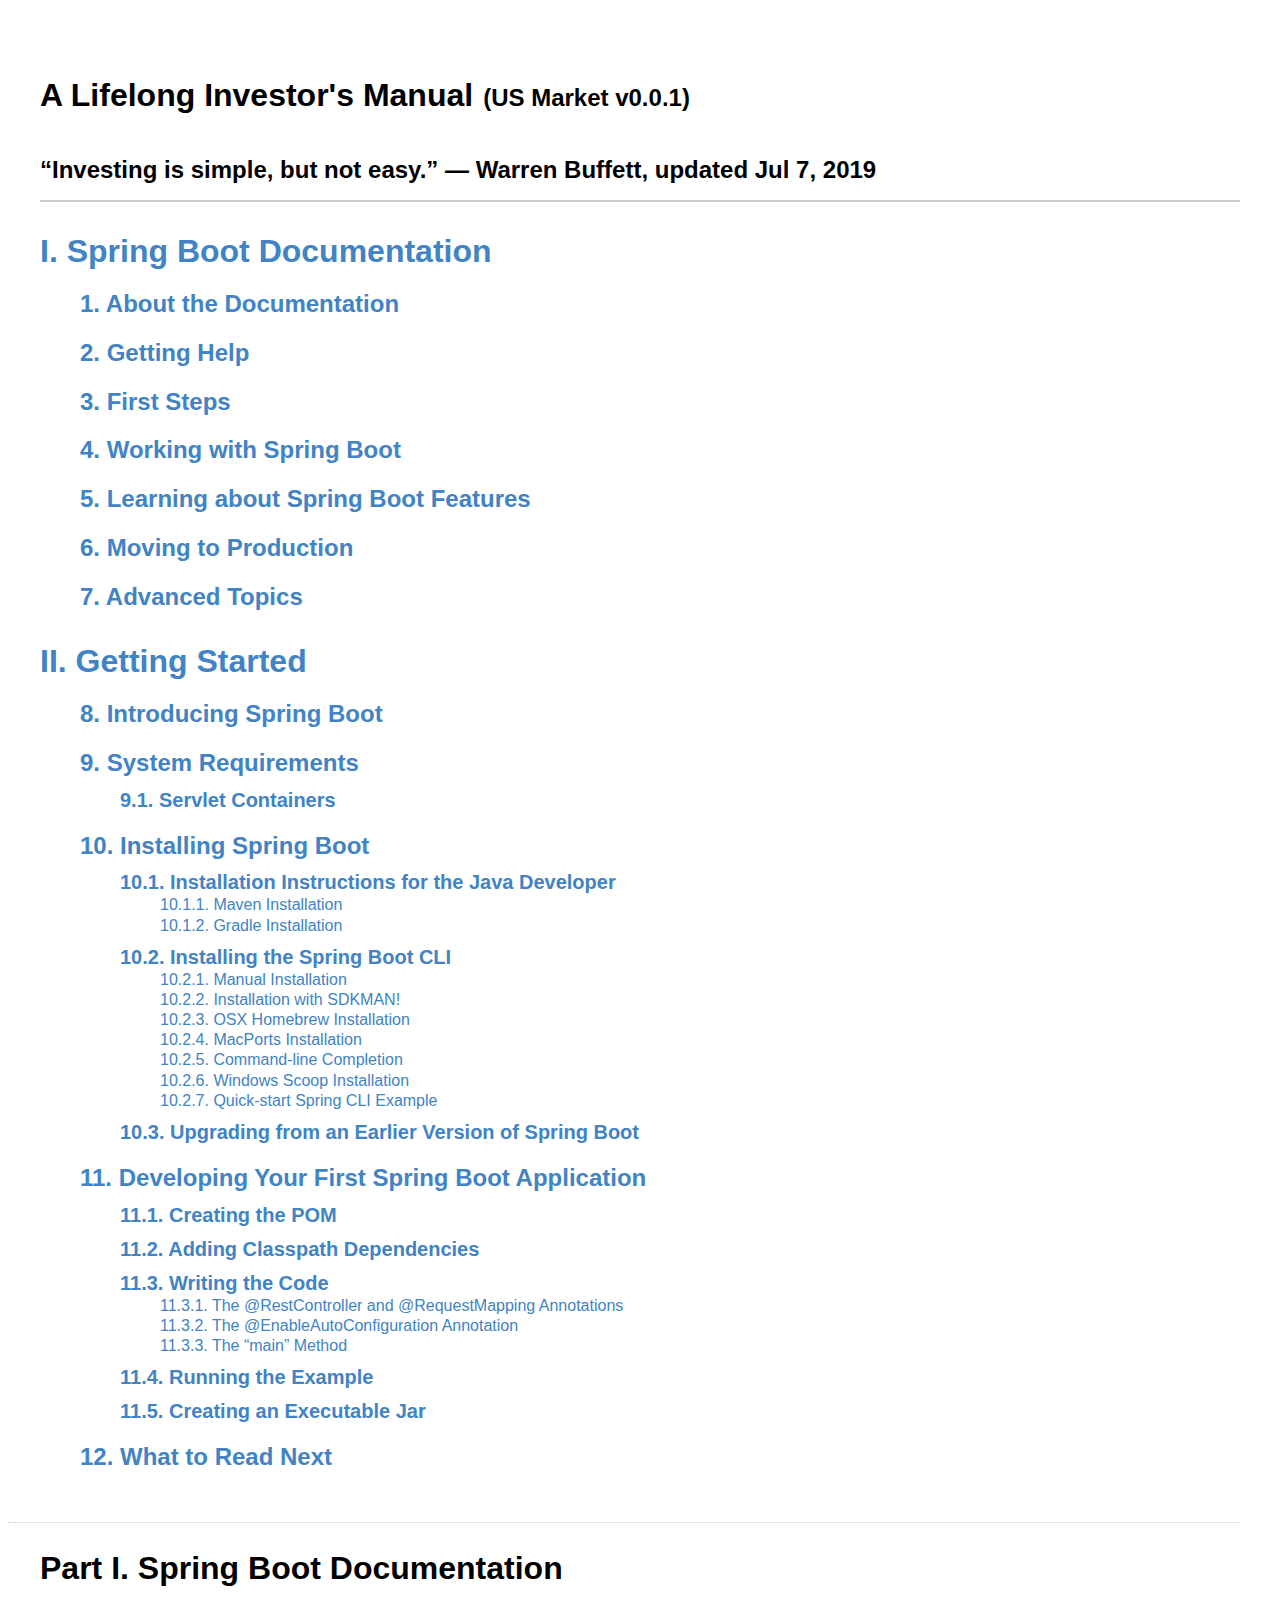
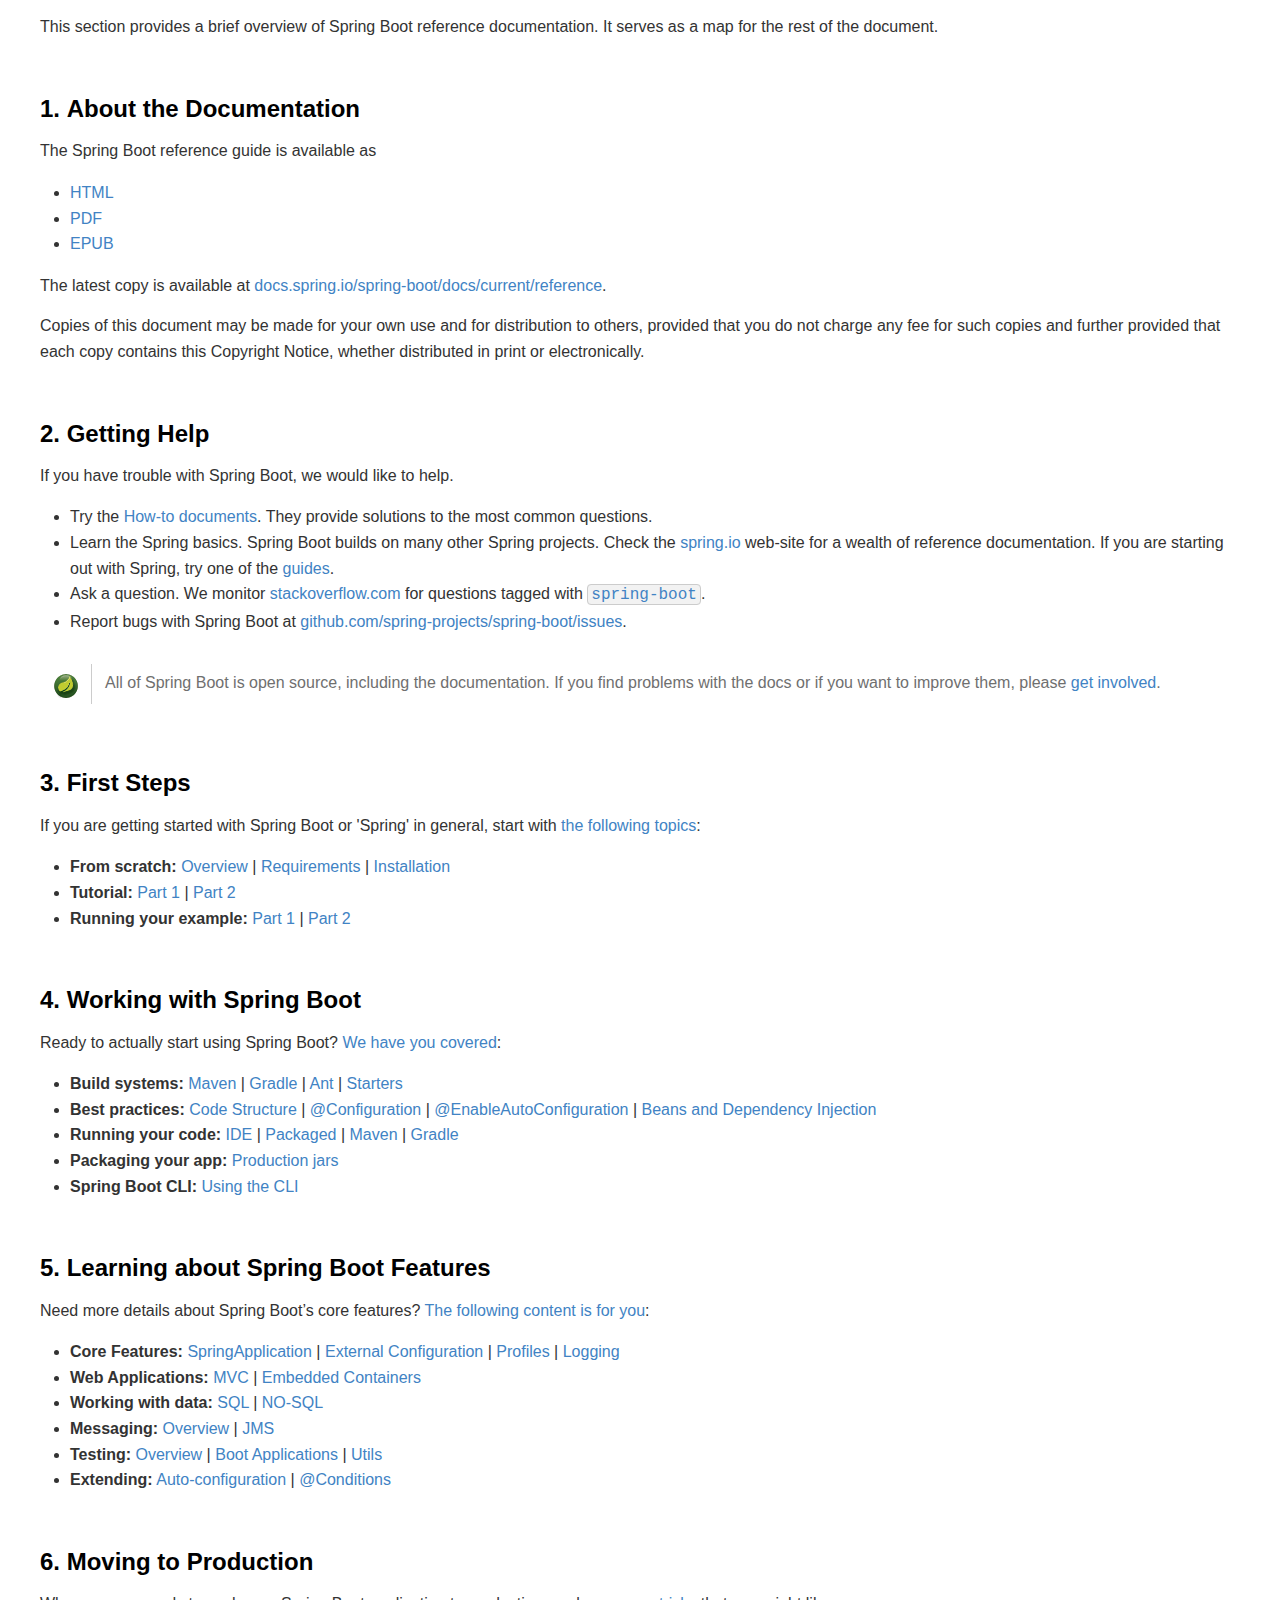
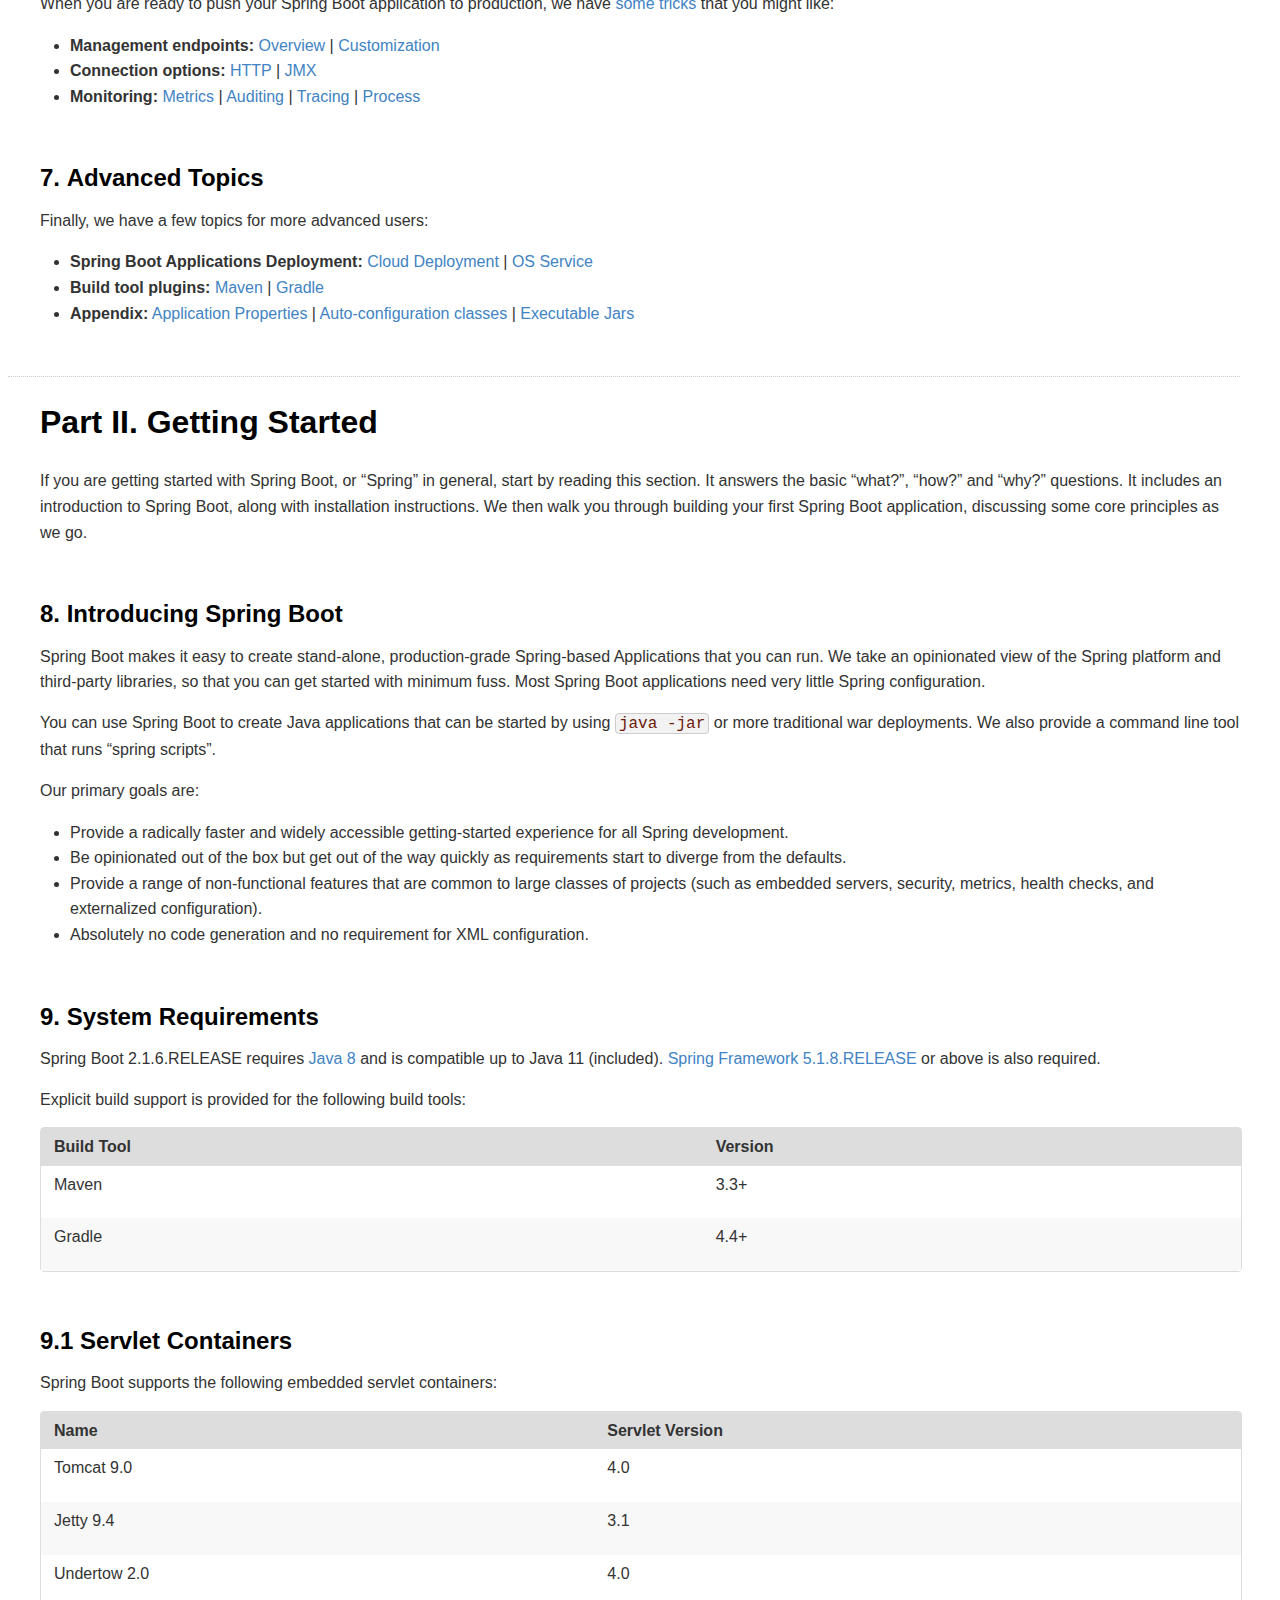
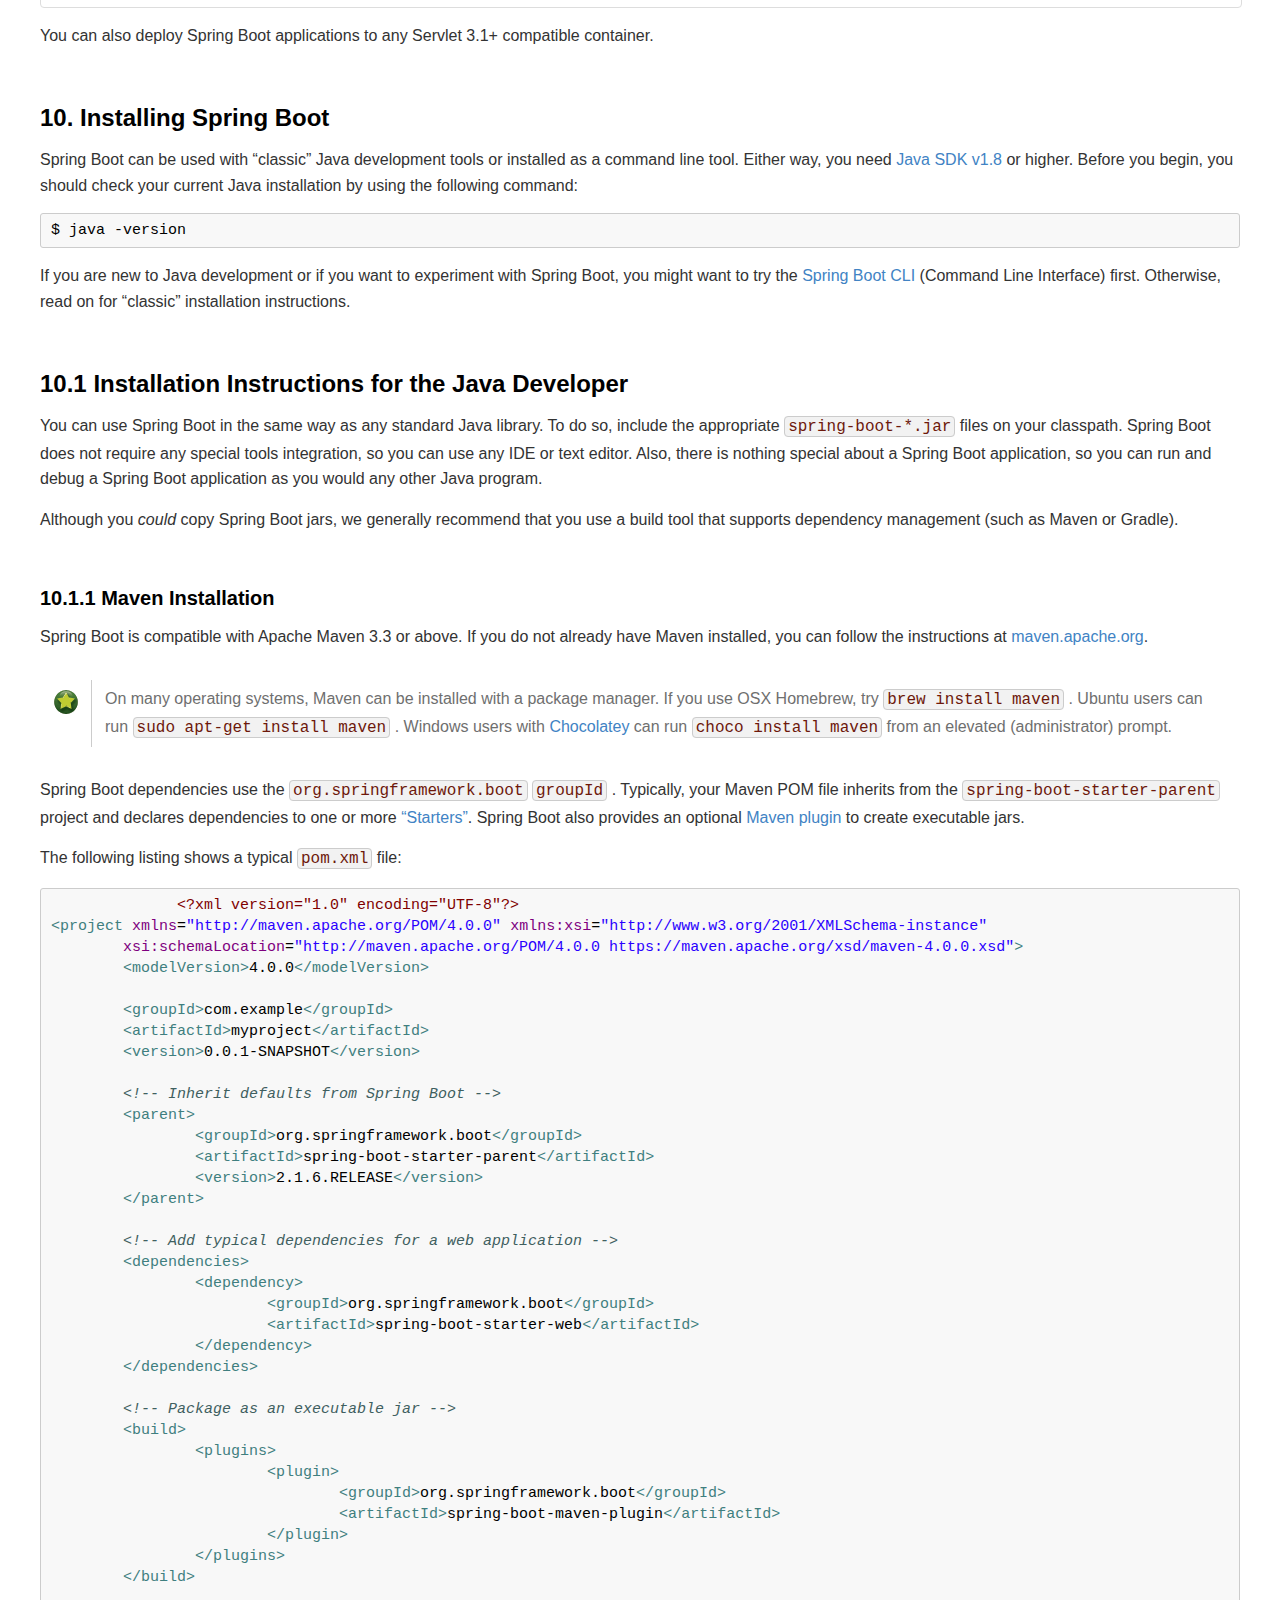
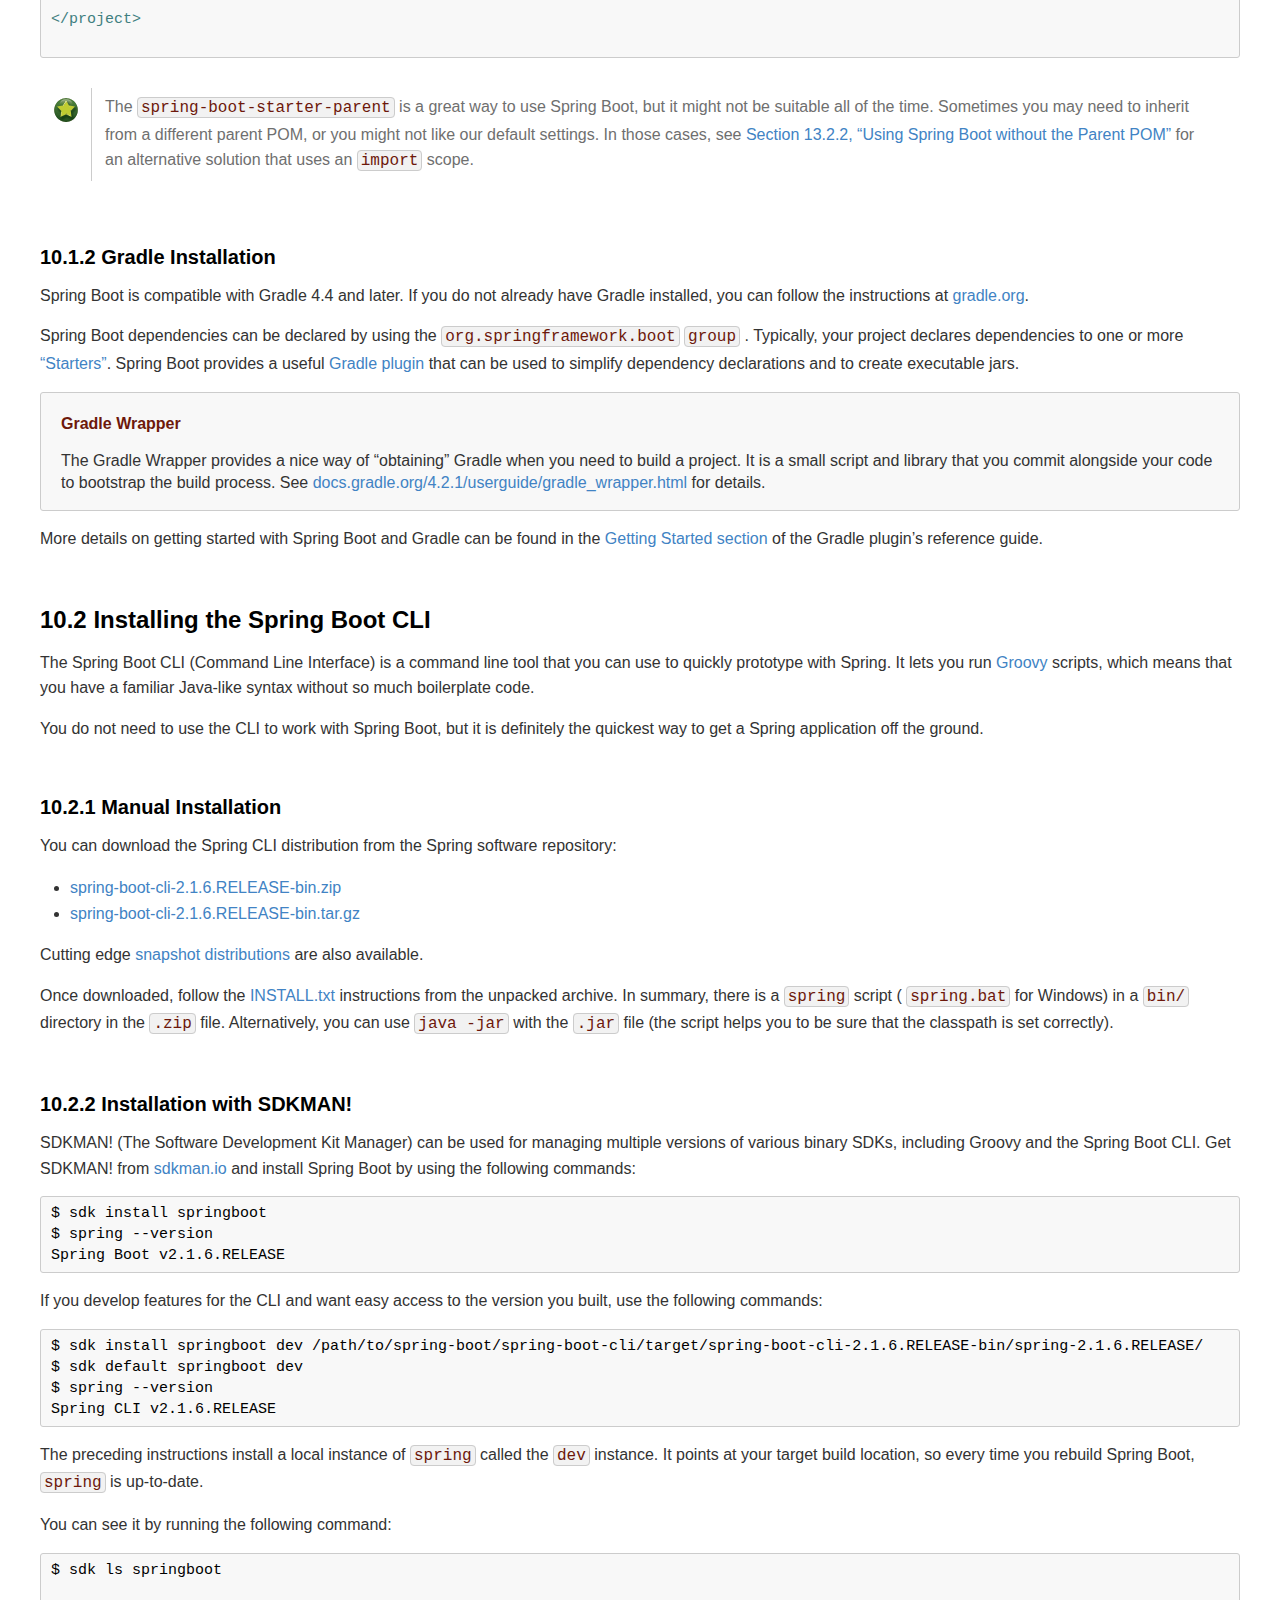
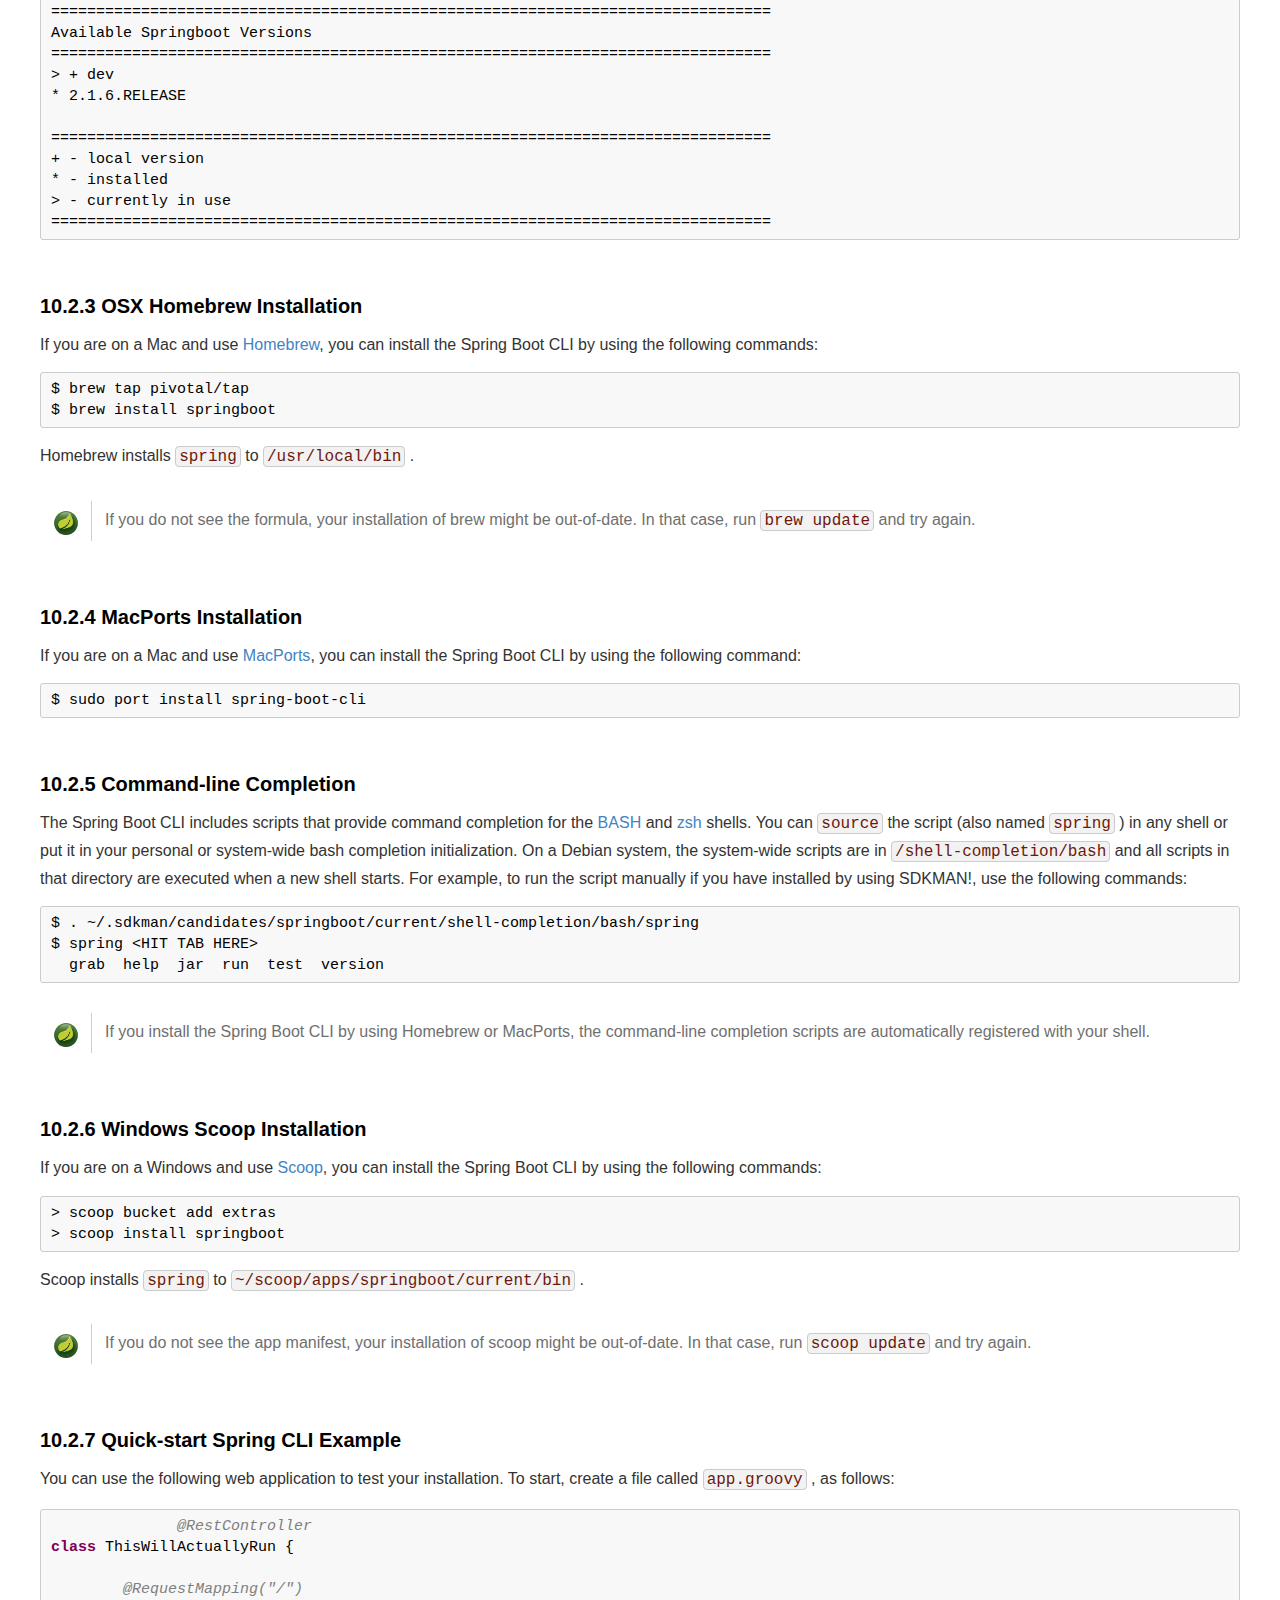
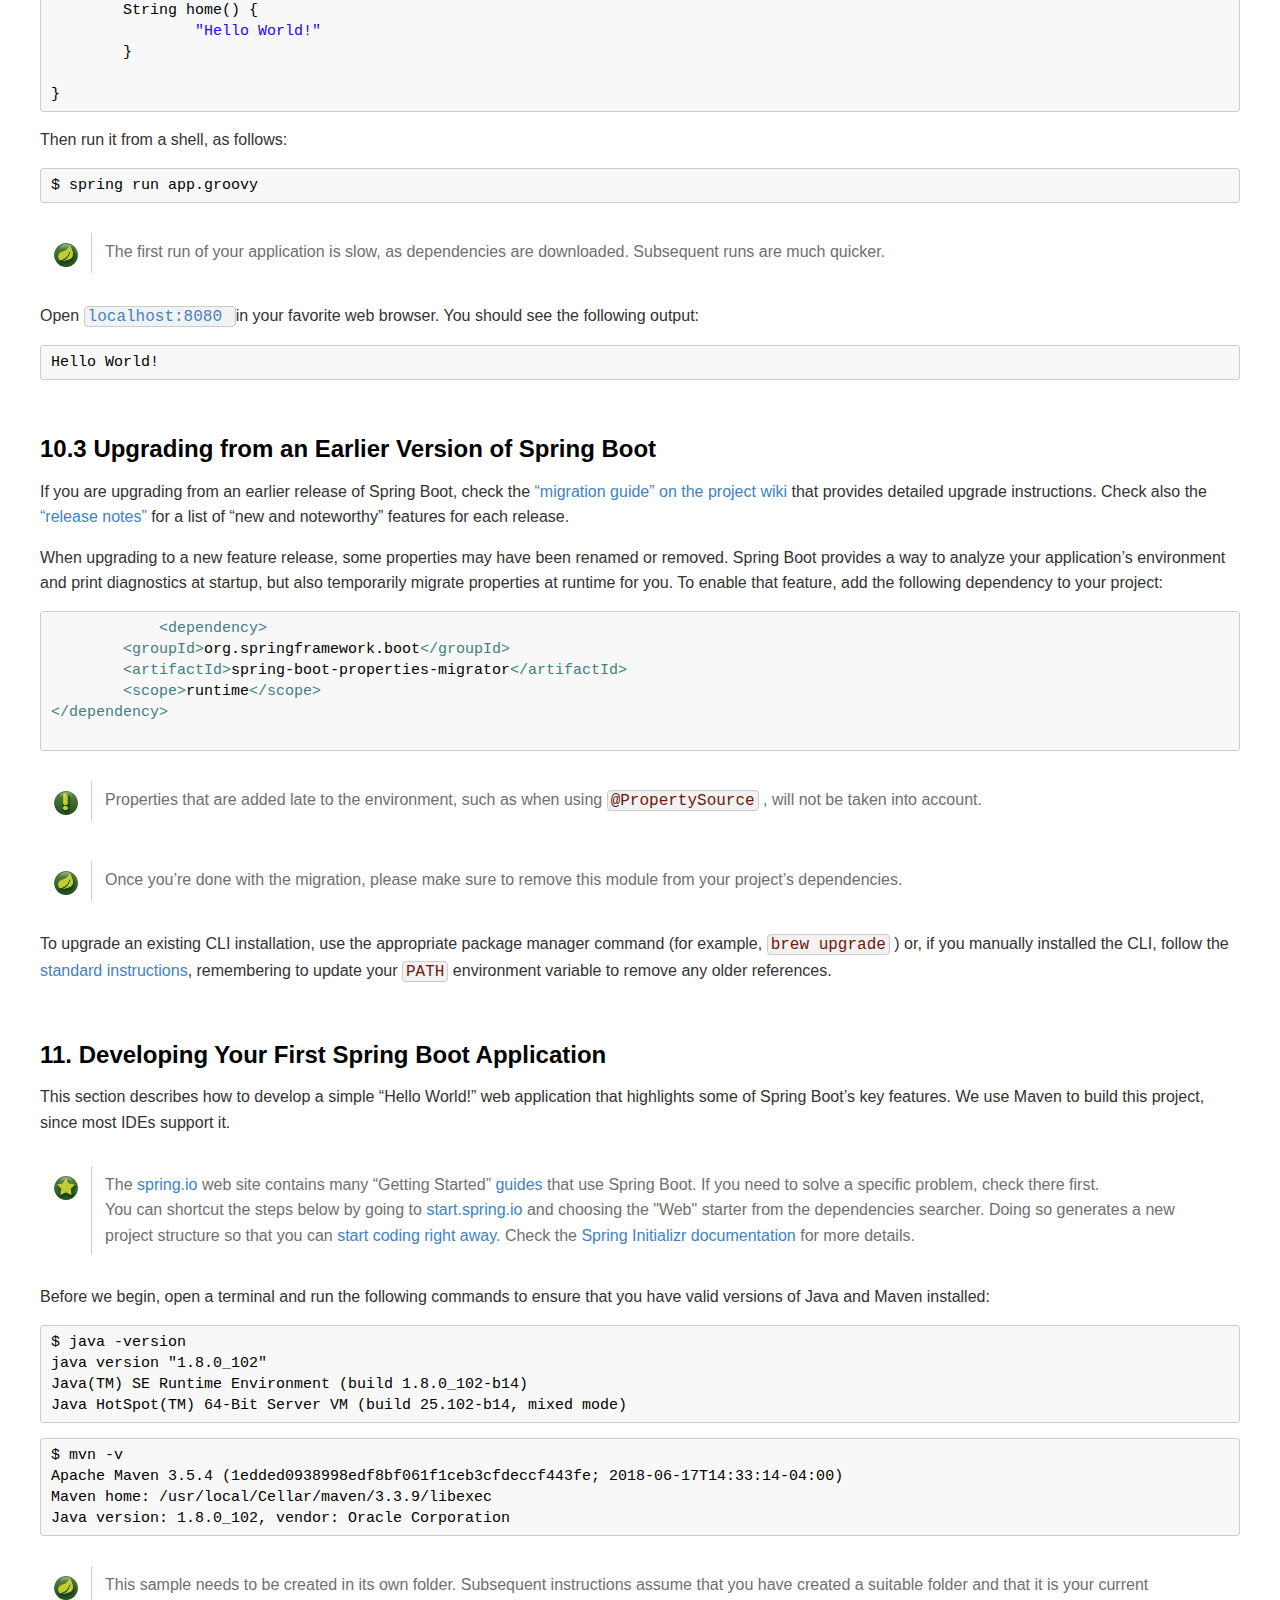
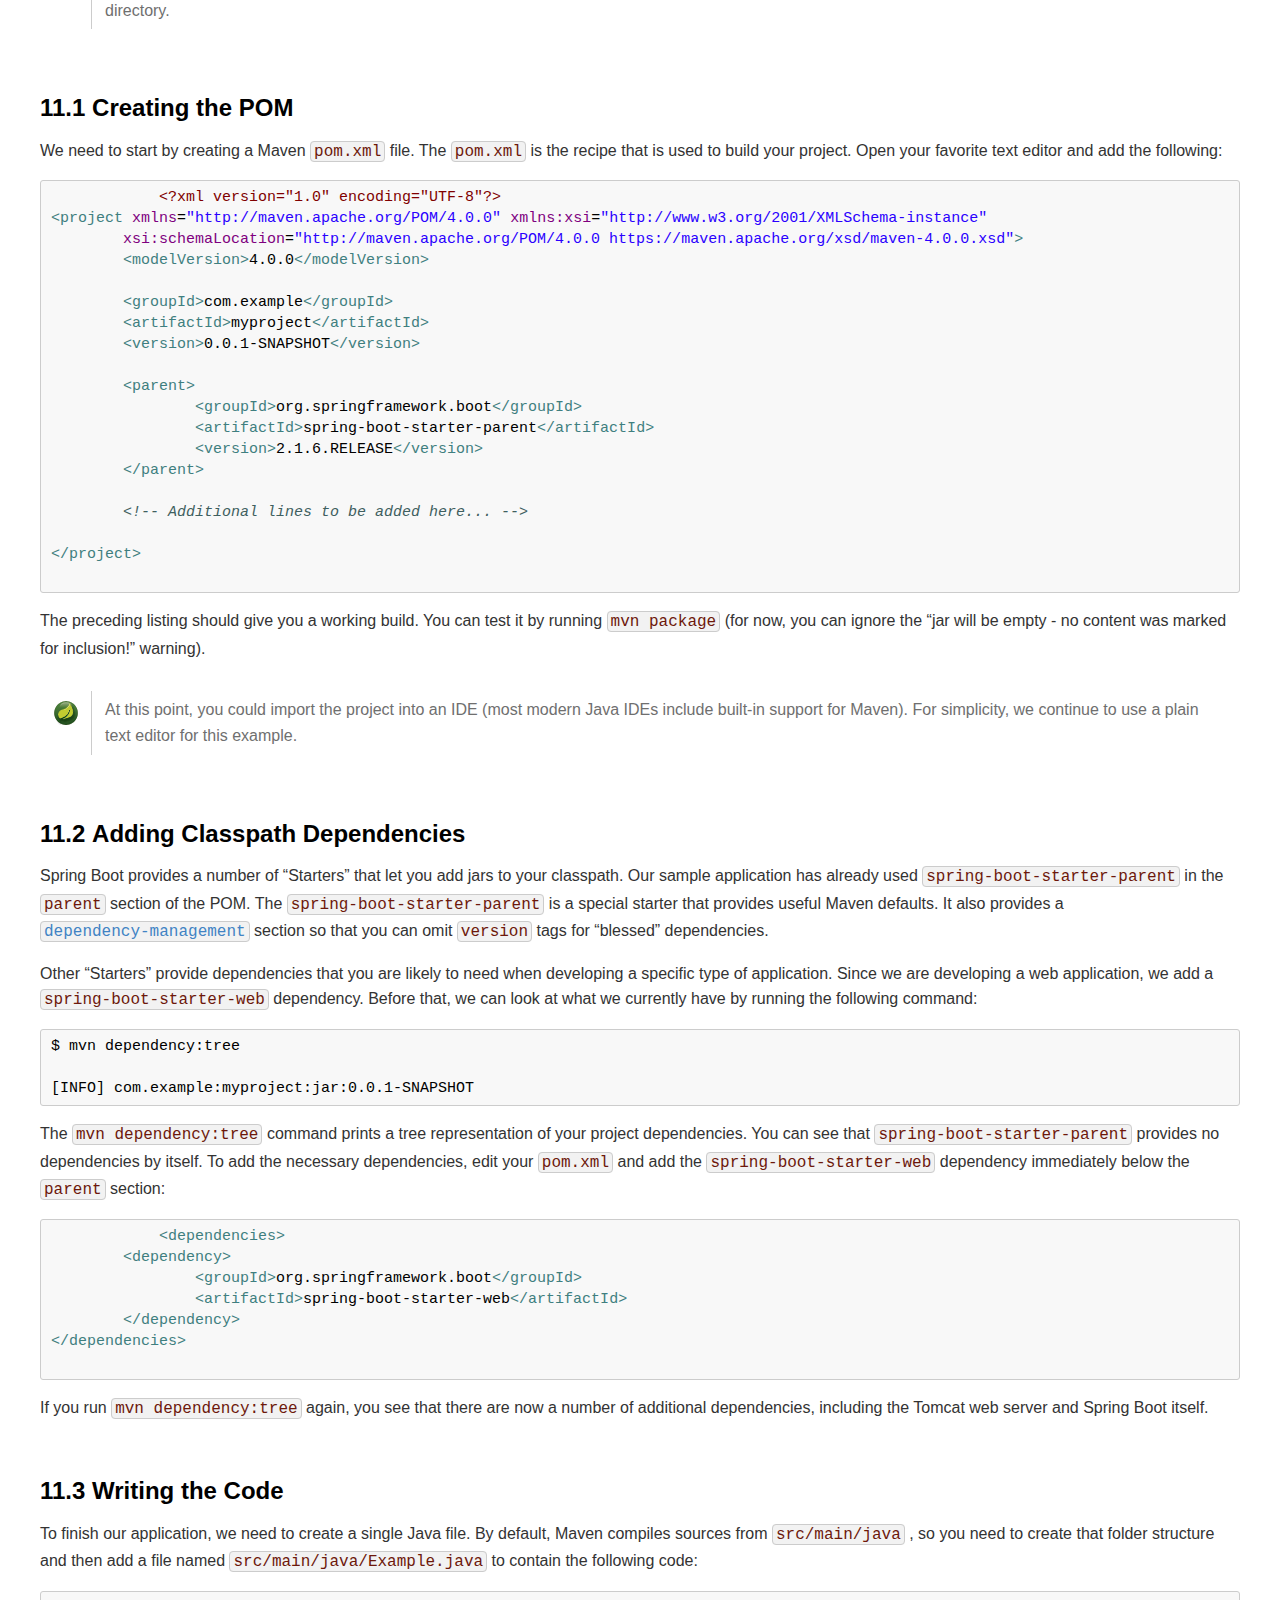
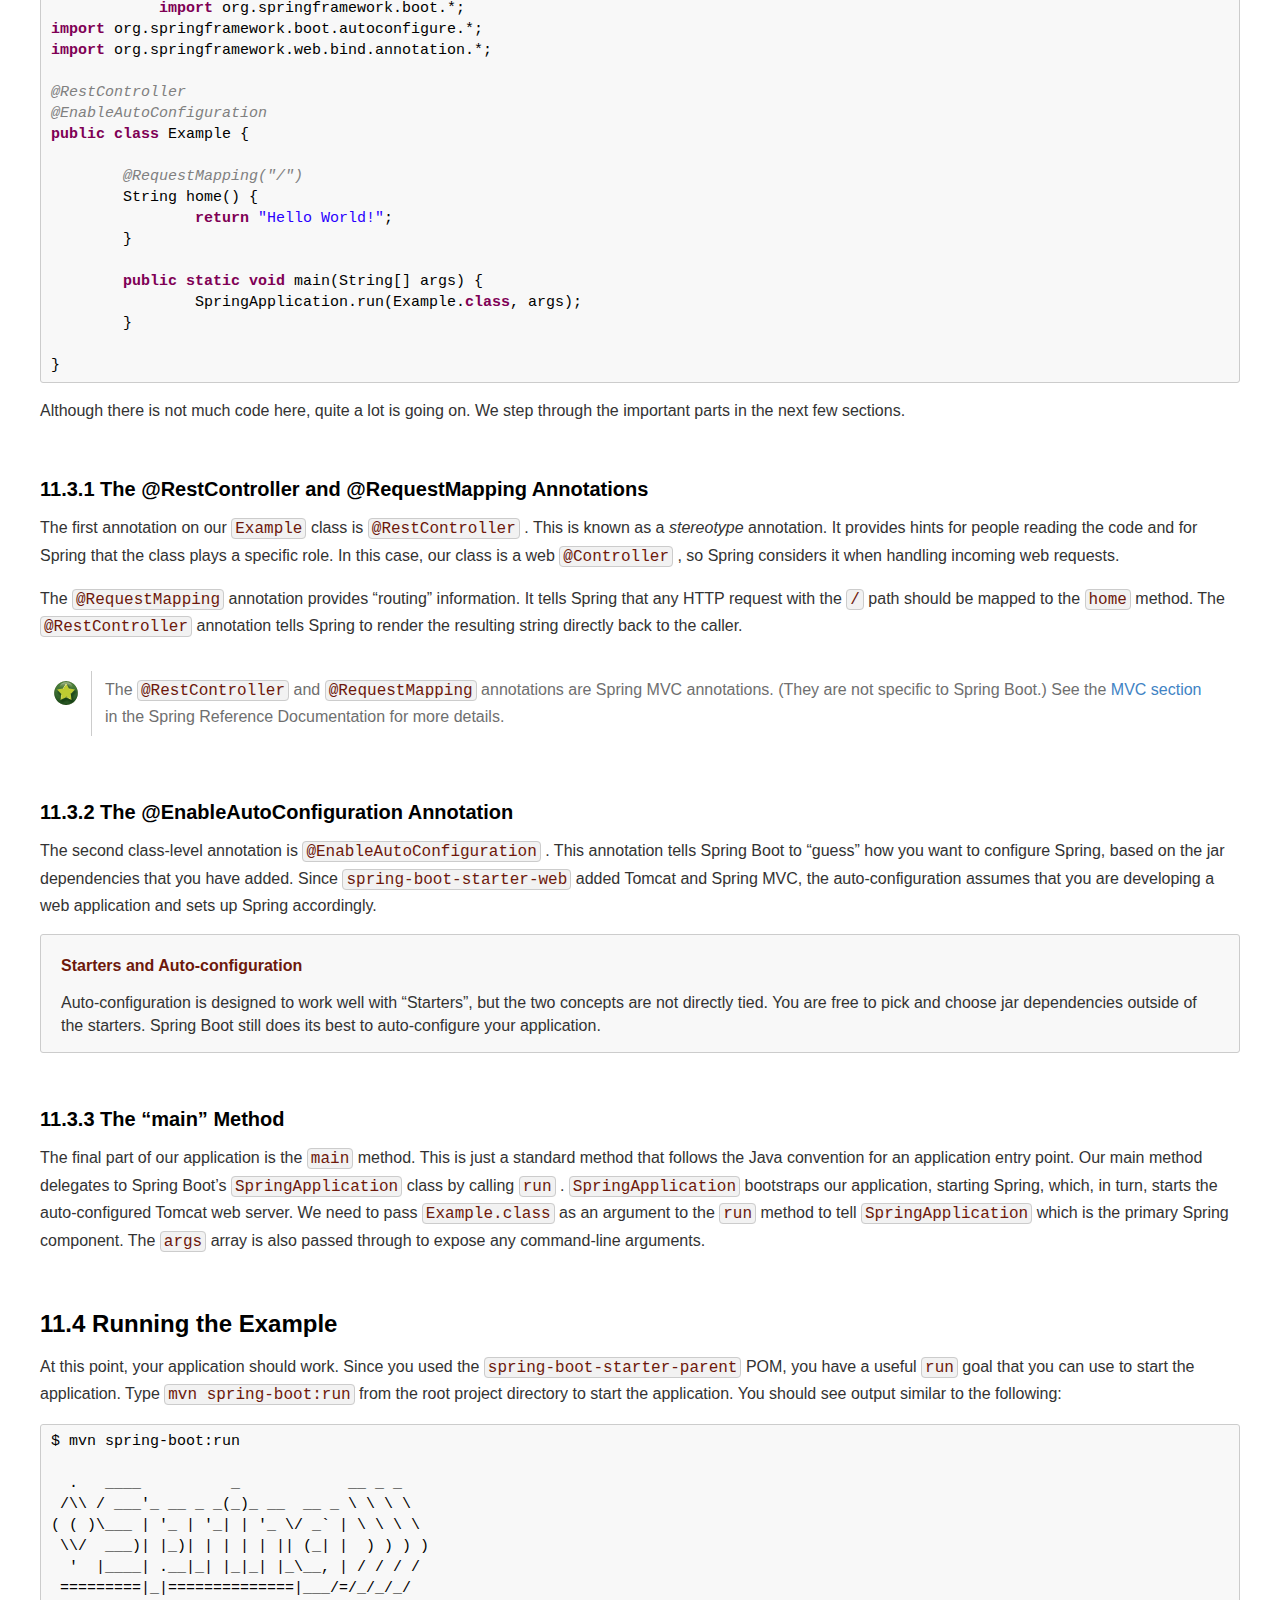
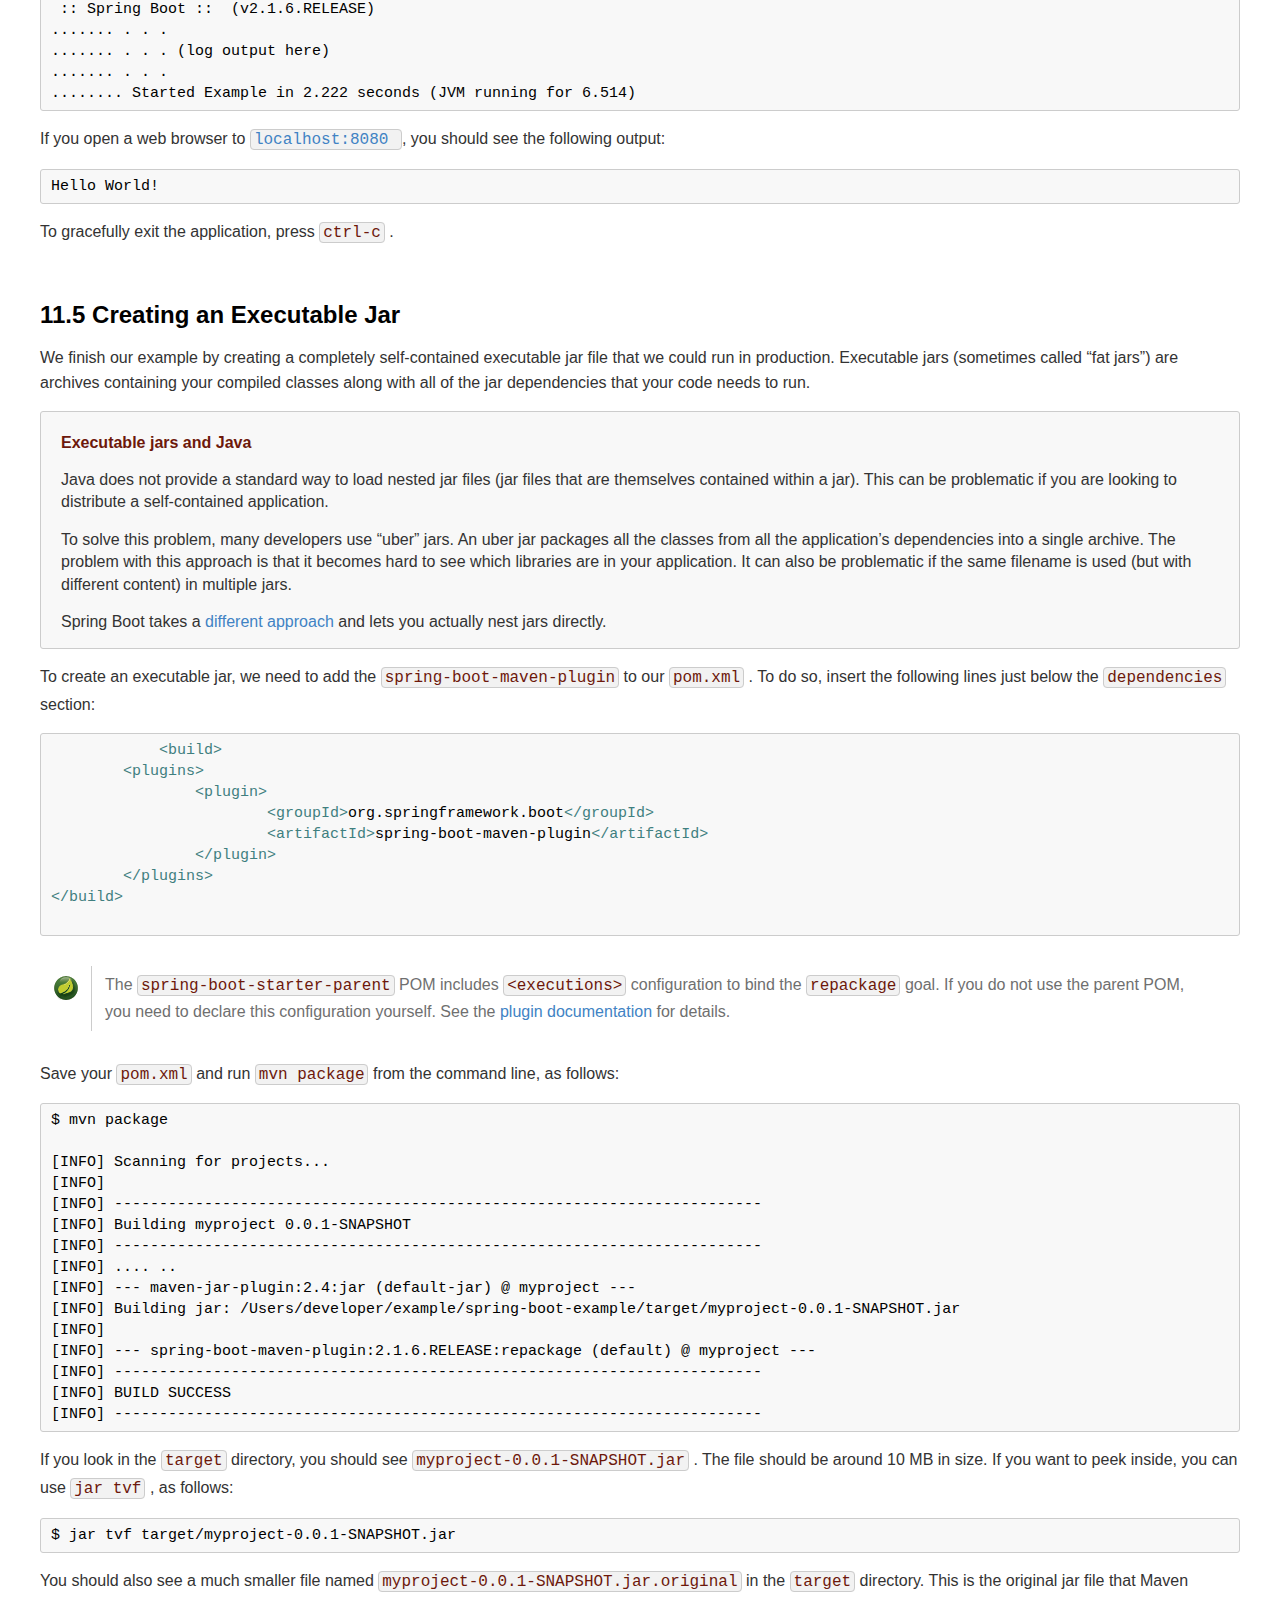
<file: spring.html>
<!-- saved from url=(0069) -->
<html>
<head>
<meta charset="UTF-8">
<title>Lifelong Manual</title>
<!-- favicons -->
<link rel="apple-touch-icon" sizes="180x180" href="img/favicon/apple-touch-icon.png">
<link rel="icon" type="image/png" sizes="32x32" href="img/favicon/favicon-32x32.png">
<link rel="icon" type="image/png" sizes="16x16" href="img/favicon/favicon-16x16.png">
<link rel="manifest" href="img/favicon/site.webmanifest">
<link rel="mask-icon" href="img/favicon/safari-pinned-tab.svg" color="#5bbad5">
<meta name="msapplication-TileColor" content="#00aba9">
<meta name="theme-color" content="#ffffff">
<!-- Google Analytics -->
<script>
  (function(i, s, o, g, r, a, m) {
    i['GoogleAnalyticsObject'] = r;
    i[r] = i[r] || function() {
      (i[r].q = i[r].q || []).push(arguments)
    }, i[r].l = 1 * new Date();
    a = s.createElement(o), m = s.getElementsByTagName(o)[0];
    a.async = 1;
    a.src = g;
    m.parentNode.insertBefore(a, m)
  })(window, document, 'script', 'https://www.google-analytics.com/analytics.js', 'ga');

  ga('create', 'UA-109230910-1', 'auto');
  ga('send', 'pageview');
</script>
<!-- End Google Analytics -->
<!-- stylesheets -->
<link rel="stylesheet" type="text/css" href="css/font-awesome.min.css">
<link rel="stylesheet" type="text/css" href="css/proxima-nova-soft.css">
<link rel="stylesheet" type="text/css" href="css/application.css">
<link rel="stylesheet" type="text/css" href="css/manual.css">
<!-- javascripts -->
<script src="https://code.jquery.com/jquery-3.4.1.min.js" integrity="sha256-CSXorXvZcTkaix6Yvo6HppcZGetbYMGWSFlBw8HfCJo=" crossorigin="anonymous"></script>
<script type="text/javascript" charset="utf-8">
  
</script>
</head>
<body bgcolor="white" text="black" link="#0000FF" vlink="#840084" alink="#0000FF">
  <div lang="en" class="book">
    <div class="titlepage">
      <div>
        <div>
          <h1 class="title">
            <a name="d0e3"></a>A Lifelong Investor's Manual<span style="font-size: 0.75em; margin-left: 10px">(US Market v0.0.1)</span>
          </h1>
        </div>
        <div>
          <h2>“Investing is simple, but not easy.” — Warren Buffett, updated Jul 7, 2019</h2>
        </div>
        <hr>
      </div>
      <div class="toc">
        <dl class="toc">
          <dt>
            <span class="part"><a href="#boot-documentation">I. Spring Boot Documentation</a></span>
          </dt>
          <dd>
            <dl>
              <dt>
                <span class="chapter"><a href="#boot-documentation-about">1. About the Documentation</a></span>
              </dt>
              <dt>
                <span class="chapter"><a href="#boot-documentation-getting-help">2. Getting Help</a></span>
              </dt>
              <dt>
                <span class="chapter"><a href="#boot-documentation-first-steps">3. First Steps</a></span>
              </dt>
              <dt>
                <span class="chapter"><a href="#_working_with_spring_boot">4. Working with Spring Boot</a></span>
              </dt>
              <dt>
                <span class="chapter"><a href="#_learning_about_spring_boot_features">5. Learning about Spring Boot Features</a></span>
              </dt>
              <dt>
                <span class="chapter"><a href="#_moving_to_production">6. Moving to Production</a></span>
              </dt>
              <dt>
                <span class="chapter"><a href="#_advanced_topics">7. Advanced Topics</a></span>
              </dt>
            </dl>
          </dd>
          <dt>
            <span class="part"><a href="#getting-started">II. Getting Started</a></span>
          </dt>
          <dd>
            <dl>
              <dt>
                <span class="chapter"><a href="#getting-started-introducing-spring-boot">8. Introducing Spring Boot</a></span>
              </dt>
              <dt>
                <span class="chapter"><a href="#getting-started-system-requirements">9. System Requirements</a></span>
              </dt>
              <dd>
                <dl>
                  <dt>
                    <span class="section"><a href="#getting-started-system-requirements-servlet-containers">9.1. Servlet Containers</a></span>
                  </dt>
                </dl>
              </dd>
              <dt>
                <span class="chapter"><a href="#getting-started-installing-spring-boot">10. Installing Spring Boot</a></span>
              </dt>
              <dd>
                <dl>
                  <dt>
                    <span class="section"><a href="#getting-started-installation-instructions-for-java">10.1. Installation Instructions for
                        the Java Developer</a></span>
                  </dt>
                  <dd>
                    <dl>
                      <dt>
                        <span class="section"><a href="#getting-started-maven-installation">10.1.1. Maven Installation</a></span>
                      </dt>
                      <dt>
                        <span class="section"><a href="#getting-started-gradle-installation">10.1.2. Gradle Installation</a></span>
                      </dt>
                    </dl>
                  </dd>
                  <dt>
                    <span class="section"><a href="#getting-started-installing-the-cli">10.2. Installing the Spring Boot CLI</a></span>
                  </dt>
                  <dd>
                    <dl>
                      <dt>
                        <span class="section"><a href="#getting-started-manual-cli-installation">10.2.1. Manual Installation</a></span>
                      </dt>
                      <dt>
                        <span class="section"><a href="#getting-started-sdkman-cli-installation">10.2.2. Installation with SDKMAN!</a></span>
                      </dt>
                      <dt>
                        <span class="section"><a href="#getting-started-homebrew-cli-installation">10.2.3. OSX Homebrew Installation</a></span>
                      </dt>
                      <dt>
                        <span class="section"><a href="#getting-started-macports-cli-installation">10.2.4. MacPorts Installation</a></span>
                      </dt>
                      <dt>
                        <span class="section"><a href="#getting-started-cli-command-line-completion">10.2.5. Command-line Completion</a></span>
                      </dt>
                      <dt>
                        <span class="section"><a href="#getting-started-scoop-cli-installation">10.2.6. Windows Scoop Installation</a></span>
                      </dt>
                      <dt>
                        <span class="section"><a href="#getting-started-cli-example">10.2.7. Quick-start Spring CLI Example</a></span>
                      </dt>
                    </dl>
                  </dd>
                  <dt>
                    <span class="section"><a href="#getting-started-upgrading-from-an-earlier-version">10.3. Upgrading from an Earlier
                        Version of Spring Boot</a></span>
                  </dt>
                </dl>
              </dd>
              <dt>
                <span class="chapter"><a href="#getting-started-first-application">11. Developing Your First Spring Boot Application</a></span>
              </dt>
              <dd>
                <dl>
                  <dt>
                    <span class="section"><a href="#getting-started-first-application-pom">11.1. Creating the POM</a></span>
                  </dt>
                  <dt>
                    <span class="section"><a href="#getting-started-first-application-dependencies">11.2. Adding Classpath Dependencies</a></span>
                  </dt>
                  <dt>
                    <span class="section"><a href="#getting-started-first-application-code">11.3. Writing the Code</a></span>
                  </dt>
                  <dd>
                    <dl>
                      <dt>
                        <span class="section"><a href="#getting-started-first-application-annotations">11.3.1. The @RestController and
                            @RequestMapping Annotations</a></span>
                      </dt>
                      <dt>
                        <span class="section"><a href="#getting-started-first-application-auto-configuration">11.3.2. The
                            @EnableAutoConfiguration Annotation</a></span>
                      </dt>
                      <dt>
                        <span class="section"><a href="#getting-started-first-application-main-method">11.3.3. The “main” Method</a></span>
                      </dt>
                    </dl>
                  </dd>
                  <dt>
                    <span class="section"><a href="#getting-started-first-application-run">11.4. Running the Example</a></span>
                  </dt>
                  <dt>
                    <span class="section"><a href="#getting-started-first-application-executable-jar">11.5. Creating an Executable Jar</a></span>
                  </dt>
                </dl>
              </dd>
              <dt>
                <span class="chapter"><a href="#getting-started-whats-next">12. What to Read Next</a></span>
              </dt>
            </dl>
          </dd>
        </dl>
      </div>
      <div class="part">
        <div class="titlepage">
          <div>
            <div>
              <h1 class="title">
                <a name="boot-documentation" href="#boot-documentation"></a>Part&nbsp;I.&nbsp;Spring Boot Documentation
              </h1>
            </div>
          </div>
        </div>
        <div class="partintro">
          <div></div>
          <p>This section provides a brief overview of Spring Boot reference documentation. It serves as a map for the rest of the document.</p>
        </div>
        <div class="chapter">
          <div class="titlepage">
            <div>
              <div>
                <h2 class="title">
                  <a name="boot-documentation-about" href="#boot-documentation-about"></a>1.&nbsp;About the Documentation
                </h2>
              </div>
            </div>
          </div>
          <p>The Spring Boot reference guide is available as</p>
          <div class="itemizedlist">
            <ul class="itemizedlist" style="list-style-type: disc;">
              <li class="listitem"><a class="link" href="https://docs.spring.io/spring-boot/docs/2.1.6.RELEASE/reference/html" target="_top">HTML</a></li>
              <li class="listitem"><a class="link"
                href="https://docs.spring.io/spring-boot/docs/2.1.6.RELEASE/reference/pdf/spring-boot-reference.pdf" target="_top">PDF</a></li>
              <li class="listitem"><a class="link"
                href="https://docs.spring.io/spring-boot/docs/2.1.6.RELEASE/reference/epub/spring-boot-reference.epub" target="_top">EPUB</a></li>
            </ul>
          </div>
          <p>
            The latest copy is available at <a class="link" href="https://docs.spring.io/spring-boot/docs/current/reference" target="_top">docs.spring.io/spring-boot/docs/current/reference</a>.
          </p>
          <p>Copies of this document may be made for your own use and for distribution to others, provided that you do not charge any fee for such
            copies and further provided that each copy contains this Copyright Notice, whether distributed in print or electronically.</p>
        </div>
        <div class="chapter">
          <div class="titlepage">
            <div>
              <div>
                <h2 class="title">
                  <a name="boot-documentation-getting-help" href="#boot-documentation-getting-help"></a>2.&nbsp;Getting Help
                </h2>
              </div>
            </div>
          </div>
          <p>If you have trouble with Spring Boot, we would like to help.</p>
          <div class="itemizedlist">
            <ul class="itemizedlist" style="list-style-type: disc;">
              <li class="listitem">Try the <a class="link" href="#howto" title="Part IX. ‘How-to’ guides">How-to documents</a>. They provide
                solutions to the most common questions.
              </li>
              <li class="listitem">Learn the Spring basics. Spring Boot builds on many other Spring projects. Check the <a class="link"
                href="https://spring.io/" target="_top">spring.io</a> web-site for a wealth of reference documentation. If you are starting out with
                Spring, try one of the <a class="link" href="https://spring.io/guides" target="_top">guides</a>.
              </li>
              <li class="listitem">Ask a question. We monitor <a class="link" href="https://stackoverflow.com/" target="_top">stackoverflow.com</a>
                for questions tagged with <a class="link" href="https://stackoverflow.com/tags/spring-boot" target="_top"><code class="literal">spring-boot</code></a>.
              </li>
              <li class="listitem">Report bugs with Spring Boot at <a class="link" href="https://github.com/spring-projects/spring-boot/issues"
                target="_top">github.com/spring-projects/spring-boot/issues</a>.
              </li>
            </ul>
          </div>
          <div class="note" style="margin-left: 0.5in; margin-right: 0.5in;">
            <table border="0" summary="Note">
              <tbody>
                <tr>
                  <td rowspan="2" align="center" valign="top" width="25"><img alt="[Note]" src="img/manual/note.png"></td>
                  <th align="left">Note</th>
                </tr>
                <tr>
                  <td align="left" valign="top"><p>
                      All of Spring Boot is open source, including the documentation. If you find problems with the docs or if you want to improve
                      them, please <a class="link" href="https://github.com/spring-projects/spring-boot/tree/v2.1.6.RELEASE" target="_top">get
                        involved</a>.
                    </p></td>
                </tr>
              </tbody>
            </table>
          </div>
        </div>
        <div class="chapter">
          <div class="titlepage">
            <div>
              <div>
                <h2 class="title">
                  <a name="boot-documentation-first-steps" href="#boot-documentation-first-steps"></a>3.&nbsp;First Steps
                </h2>
              </div>
            </div>
          </div>
          <p>
            If you are getting started with Spring Boot or 'Spring' in general, start with <a class="link" href="#getting-started"
              title="Part II. Getting Started">the following topics</a>:
          </p>
          <div class="itemizedlist">
            <ul class="itemizedlist" style="list-style-type: disc;">
              <li class="listitem"><span class="strong"><strong>From scratch:</strong></span> <a class="link"
                href="#getting-started-introducing-spring-boot" title="8. Introducing Spring Boot">Overview</a> | <a class="link"
                href="#getting-started-system-requirements" title="9. System Requirements">Requirements</a> | <a class="link"
                href="#getting-started-installing-spring-boot" title="10. Installing Spring Boot">Installation</a></li>
              <li class="listitem"><span class="strong"><strong>Tutorial:</strong></span> <a class="link"
                href="#getting-started-first-application" title="11. Developing Your First Spring Boot Application">Part 1</a> | <a class="link"
                href="#getting-started-first-application-code" title="11.3 Writing the Code">Part 2</a></li>
              <li class="listitem"><span class="strong"><strong>Running your example:</strong></span> <a class="link"
                href="#getting-started-first-application-run" title="11.4 Running the Example">Part 1</a> | <a class="link"
                href="#getting-started-first-application-executable-jar" title="11.5 Creating an Executable Jar">Part 2</a></li>
            </ul>
          </div>
        </div>
        <div class="chapter">
          <div class="titlepage">
            <div>
              <div>
                <h2 class="title">
                  <a name="_working_with_spring_boot" href="#_working_with_spring_boot"></a>4.&nbsp;Working with Spring Boot
                </h2>
              </div>
            </div>
          </div>
          <p>
            Ready to actually start using Spring Boot? <a class="link" href="#using-boot" title="Part III. Using Spring Boot">We have you covered</a>:
          </p>
          <div class="itemizedlist">
            <ul class="itemizedlist" style="list-style-type: disc;">
              <li class="listitem"><span class="strong"><strong>Build systems:</strong></span> <a class="link" href="#using-boot-maven"
                title="13.2 Maven">Maven</a> | <a class="link" href="#using-boot-gradle" title="13.3 Gradle">Gradle</a> | <a class="link"
                href="#using-boot-ant" title="13.4 Ant">Ant</a> | <a class="link" href="#using-boot-starter" title="13.5 Starters">Starters</a></li>
              <li class="listitem"><span class="strong"><strong>Best practices:</strong></span> <a class="link"
                href="#using-boot-structuring-your-code" title="14. Structuring Your Code">Code Structure</a> | <a class="link"
                href="#using-boot-configuration-classes" title="15. Configuration Classes">@Configuration</a> | <a class="link"
                href="#using-boot-auto-configuration" title="16. Auto-configuration">@EnableAutoConfiguration</a> | <a class="link"
                href="#using-boot-spring-beans-and-dependency-injection" title="17. Spring Beans and Dependency Injection">Beans and Dependency
                  Injection</a></li>
              <li class="listitem"><span class="strong"><strong>Running your code:</strong></span> <a class="link"
                href="#using-boot-running-from-an-ide" title="19.1 Running from an IDE">IDE</a> | <a class="link"
                href="#using-boot-running-as-a-packaged-application" title="19.2 Running as a Packaged Application">Packaged</a> | <a class="link"
                href="#using-boot-running-with-the-maven-plugin" title="19.3 Using the Maven Plugin">Maven</a> | <a class="link"
                href="#using-boot-running-with-the-gradle-plugin" title="19.4 Using the Gradle Plugin">Gradle</a></li>
              <li class="listitem"><span class="strong"><strong>Packaging your app:</strong></span> <a class="link"
                href="#using-boot-packaging-for-production" title="21. Packaging Your Application for Production">Production jars</a></li>
              <li class="listitem"><span class="strong"><strong>Spring Boot CLI:</strong></span> <a class="link" href="#cli"
                title="Part VII. Spring Boot CLI">Using the CLI</a></li>
            </ul>
          </div>
        </div>
        <div class="chapter">
          <div class="titlepage">
            <div>
              <div>
                <h2 class="title">
                  <a name="_learning_about_spring_boot_features" href="#_learning_about_spring_boot_features"></a>5.&nbsp;Learning about Spring Boot
                  Features
                </h2>
              </div>
            </div>
          </div>
          <p>
            Need more details about Spring Boot’s core features? <a class="link" href="#boot-features" title="Part IV. Spring Boot features">The
              following content is for you</a>:
          </p>
          <div class="itemizedlist">
            <ul class="itemizedlist" style="list-style-type: disc;">
              <li class="listitem"><span class="strong"><strong>Core Features:</strong></span> <a class="link"
                href="#boot-features-spring-application" title="23. SpringApplication">SpringApplication</a> | <a class="link"
                href="#boot-features-external-config" title="24. Externalized Configuration">External Configuration</a> | <a class="link"
                href="#boot-features-profiles" title="25. Profiles">Profiles</a> | <a class="link" href="#boot-features-logging" title="26. Logging">Logging</a></li>
              <li class="listitem"><span class="strong"><strong>Web Applications:</strong></span> <a class="link"
                href="#boot-features-spring-mvc" title="29.1 The “Spring Web MVC Framework”">MVC</a> | <a class="link"
                href="#boot-features-embedded-container" title="29.4 Embedded Servlet Container Support">Embedded Containers</a></li>
              <li class="listitem"><span class="strong"><strong>Working with data:</strong></span> <a class="link" href="#boot-features-sql"
                title="31. Working with SQL Databases">SQL</a> | <a class="link" href="#boot-features-nosql"
                title="32. Working with NoSQL Technologies">NO-SQL</a></li>
              <li class="listitem"><span class="strong"><strong>Messaging:</strong></span> <a class="link" href="#boot-features-messaging"
                title="34. Messaging">Overview</a> | <a class="link" href="#boot-features-jms" title="34.1 JMS">JMS</a></li>
              <li class="listitem"><span class="strong"><strong>Testing:</strong></span> <a class="link" href="#boot-features-testing"
                title="46. Testing">Overview</a> | <a class="link" href="#boot-features-testing-spring-boot-applications"
                title="46.3 Testing Spring Boot Applications">Boot Applications</a> | <a class="link" href="#boot-features-test-utilities"
                title="46.4 Test Utilities">Utils</a></li>
              <li class="listitem"><span class="strong"><strong>Extending:</strong></span> <a class="link"
                href="#boot-features-developing-auto-configuration" title="49. Creating Your Own Auto-configuration">Auto-configuration</a> | <a
                class="link" href="#boot-features-condition-annotations" title="49.3 Condition Annotations">@Conditions</a></li>
            </ul>
          </div>
        </div>
        <div class="chapter">
          <div class="titlepage">
            <div>
              <div>
                <h2 class="title">
                  <a name="_moving_to_production" href="#_moving_to_production"></a>6.&nbsp;Moving to Production
                </h2>
              </div>
            </div>
          </div>
          <p>
            When you are ready to push your Spring Boot application to production, we have <a class="link" href="#production-ready"
              title="Part V. Spring Boot Actuator: Production-ready features">some tricks</a> that you might like:
          </p>
          <div class="itemizedlist">
            <ul class="itemizedlist" style="list-style-type: disc;">
              <li class="listitem"><span class="strong"><strong>Management endpoints:</strong></span> <a class="link"
                href="#production-ready-endpoints" title="53. Endpoints">Overview</a> | <a class="link" href="#">Customization</a></li>
              <li class="listitem"><span class="strong"><strong>Connection options:</strong></span> <a class="link"
                href="#production-ready-monitoring" title="54. Monitoring and Management over HTTP">HTTP</a> | <a class="link"
                href="#production-ready-jmx" title="55. Monitoring and Management over JMX">JMX</a></li>
              <li class="listitem"><span class="strong"><strong>Monitoring:</strong></span> <a class="link" href="#production-ready-metrics"
                title="57. Metrics">Metrics</a> | <a class="link" href="#production-ready-auditing" title="58. Auditing">Auditing</a> | <a
                class="link" href="#">Tracing</a> | <a class="link" href="#production-ready-process-monitoring" title="60. Process Monitoring">Process</a></li>
            </ul>
          </div>
        </div>
        <div class="chapter">
          <div class="titlepage">
            <div>
              <div>
                <h2 class="title">
                  <a name="_advanced_topics" href="#_advanced_topics"></a>7.&nbsp;Advanced Topics
                </h2>
              </div>
            </div>
          </div>
          <p>Finally, we have a few topics for more advanced users:</p>
          <div class="itemizedlist">
            <ul class="itemizedlist" style="list-style-type: disc;">
              <li class="listitem"><span class="strong"><strong>Spring Boot Applications Deployment:</strong></span> <a class="link"
                href="#cloud-deployment" title="63. Deploying to the Cloud">Cloud Deployment</a> | <a class="link" href="#deployment-service"
                title="64.2 Unix/Linux Services">OS Service</a></li>
              <li class="listitem"><span class="strong"><strong>Build tool plugins:</strong></span> <a class="link"
                href="#build-tool-plugins-maven-plugin" title="71. Spring Boot Maven Plugin">Maven</a> | <a class="link"
                href="#build-tool-plugins-gradle-plugin" title="72. Spring Boot Gradle Plugin">Gradle</a></li>
              <li class="listitem"><span class="strong"><strong>Appendix:</strong></span> <a class="link" href="#common-application-properties"
                title="Appendix A. Common application properties">Application Properties</a> | <a class="link" href="#auto-configuration-classes"
                title="Appendix C. Auto-configuration classes">Auto-configuration classes</a> | <a class="link" href="#executable-jar"
                title="Appendix E. The Executable Jar Format">Executable Jars</a></li>
            </ul>
          </div>
        </div>
      </div>
      <div class="part">
        <div class="titlepage">
          <div>
            <div>
              <h1 class="title">
                <a name="getting-started" href="#getting-started"></a>Part&nbsp;II.&nbsp;Getting Started
              </h1>
            </div>
          </div>
        </div>
        <div class="partintro">
          <div></div>
          <p>If you are getting started with Spring Boot, or “Spring” in general, start by reading this section. It answers the basic “what?”,
            “how?” and “why?” questions. It includes an introduction to Spring Boot, along with installation instructions. We then walk you through
            building your first Spring Boot application, discussing some core principles as we go.</p>
        </div>
        <div class="chapter">
          <div class="titlepage">
            <div>
              <div>
                <h2 class="title">
                  <a name="getting-started-introducing-spring-boot" href="#getting-started-introducing-spring-boot"></a>8.&nbsp;Introducing Spring
                  Boot
                </h2>
              </div>
            </div>
          </div>
          <p>Spring Boot makes it easy to create stand-alone, production-grade Spring-based Applications that you can run. We take an opinionated
            view of the Spring platform and third-party libraries, so that you can get started with minimum fuss. Most Spring Boot applications need
            very little Spring configuration.</p>
          <p>
            You can use Spring Boot to create Java applications that can be started by using
            <code class="literal">java -jar</code>
            or more traditional war deployments. We also provide a command line tool that runs “spring scripts”.
          </p>
          <p>Our primary goals are:</p>
          <div class="itemizedlist">
            <ul class="itemizedlist" style="list-style-type: disc;">
              <li class="listitem">Provide a radically faster and widely accessible getting-started experience for all Spring development.</li>
              <li class="listitem">Be opinionated out of the box but get out of the way quickly as requirements start to diverge from the
                defaults.</li>
              <li class="listitem">Provide a range of non-functional features that are common to large classes of projects (such as embedded
                servers, security, metrics, health checks, and externalized configuration).</li>
              <li class="listitem">Absolutely no code generation and no requirement for XML configuration.</li>
            </ul>
          </div>
        </div>
        <div class="chapter">
          <div class="titlepage">
            <div>
              <div>
                <h2 class="title">
                  <a name="getting-started-system-requirements" href="#getting-started-system-requirements"></a>9.&nbsp;System Requirements
                </h2>
              </div>
            </div>
          </div>
          <p>
            Spring Boot 2.1.6.RELEASE requires <a class="link" href="https://www.java.com/" target="_top">Java 8</a> and is compatible up to Java 11
            (included). <a class="link" href="https://docs.spring.io/spring/docs/5.1.8.RELEASE/spring-framework-reference/" target="_top">Spring
              Framework 5.1.8.RELEASE</a> or above is also required.
          </p>
          <p>Explicit build support is provided for the following build tools:</p>
          <div class="informaltable">
            <table class="informaltable"
              style="border-collapse: collapse; border-top: 1px solid; border-bottom: 1px solid; border-left: 1px solid; border-right: 1px solid;">
              <colgroup>
                <col class="col_1">
                <col class="col_2">
              </colgroup>
              <thead>
                <tr>
                  <th style="border-right: 1px solid; border-bottom: 1px solid;" align="left" valign="top">Build Tool</th>
                  <th style="border-bottom: 1px solid;" align="left" valign="top">Version</th>
                </tr>
              </thead>
              <tbody>
                <tr>
                  <td style="border-right: 1px solid; border-bottom: 1px solid;" align="left" valign="top"><p>Maven</p></td>
                  <td style="border-bottom: 1px solid;" align="left" valign="top"><p>3.3+</p></td>
                </tr>
                <tr>
                  <td style="border-right: 1px solid;" align="left" valign="top"><p>Gradle</p></td>
                  <td style="" align="left" valign="top"><p>4.4+</p></td>
                </tr>
              </tbody>
            </table>
          </div>
          <div class="section">
            <div class="titlepage">
              <div>
                <div>
                  <h2 class="title" style="clear: both">
                    <a name="getting-started-system-requirements-servlet-containers" href="#getting-started-system-requirements-servlet-containers"></a>9.1&nbsp;Servlet
                    Containers
                  </h2>
                </div>
              </div>
            </div>
            <p>Spring Boot supports the following embedded servlet containers:</p>
            <div class="informaltable">
              <table class="informaltable"
                style="border-collapse: collapse; border-top: 1px solid; border-bottom: 1px solid; border-left: 1px solid; border-right: 1px solid;">
                <colgroup>
                  <col class="col_1">
                  <col class="col_2">
                </colgroup>
                <thead>
                  <tr>
                    <th style="border-right: 1px solid; border-bottom: 1px solid;" align="left" valign="top">Name</th>
                    <th style="border-bottom: 1px solid;" align="left" valign="top">Servlet Version</th>
                  </tr>
                </thead>
                <tbody>
                  <tr>
                    <td style="border-right: 1px solid; border-bottom: 1px solid;" align="left" valign="top"><p>Tomcat 9.0</p></td>
                    <td style="border-bottom: 1px solid;" align="left" valign="top"><p>4.0</p></td>
                  </tr>
                  <tr>
                    <td style="border-right: 1px solid; border-bottom: 1px solid;" align="left" valign="top"><p>Jetty 9.4</p></td>
                    <td style="border-bottom: 1px solid;" align="left" valign="top"><p>3.1</p></td>
                  </tr>
                  <tr>
                    <td style="border-right: 1px solid;" align="left" valign="top"><p>Undertow 2.0</p></td>
                    <td style="" align="left" valign="top"><p>4.0</p></td>
                  </tr>
                </tbody>
              </table>
            </div>
            <p>You can also deploy Spring Boot applications to any Servlet 3.1+ compatible container.</p>
          </div>
        </div>
        <div class="chapter">
          <div class="titlepage">
            <div>
              <div>
                <h2 class="title">
                  <a name="getting-started-installing-spring-boot" href="#getting-started-installing-spring-boot"></a>10.&nbsp;Installing Spring Boot
                </h2>
              </div>
            </div>
          </div>
          <p>
            Spring Boot can be used with “classic” Java development tools or installed as a command line tool. Either way, you need <a class="link"
              href="https://www.java.com/" target="_top">Java SDK v1.8</a> or higher. Before you begin, you should check your current Java
            installation by using the following command:
          </p>
          <pre class="screen">$ java -version</pre>
          <p>
            If you are new to Java development or if you want to experiment with Spring Boot, you might want to try the <a class="link"
              href="#getting-started-installing-the-cli" title="10.2 Installing the Spring Boot CLI">Spring Boot CLI</a> (Command Line Interface)
            first. Otherwise, read on for “classic” installation instructions.
          </p>
          <div class="section">
            <div class="titlepage">
              <div>
                <div>
                  <h2 class="title" style="clear: both">
                    <a name="getting-started-installation-instructions-for-java" href="#getting-started-installation-instructions-for-java"></a>10.1&nbsp;Installation
                    Instructions for the Java Developer
                  </h2>
                </div>
              </div>
            </div>
            <p>
              You can use Spring Boot in the same way as any standard Java library. To do so, include the appropriate
              <code class="literal">spring-boot-*.jar</code>
              files on your classpath. Spring Boot does not require any special tools integration, so you can use any IDE or text editor. Also, there
              is nothing special about a Spring Boot application, so you can run and debug a Spring Boot application as you would any other Java
              program.
            </p>
            <p>
              Although you <span class="emphasis"><em>could</em></span> copy Spring Boot jars, we generally recommend that you use a build tool that
              supports dependency management (such as Maven or Gradle).
            </p>
            <div class="section">
              <div class="titlepage">
                <div>
                  <div>
                    <h3 class="title">
                      <a name="getting-started-maven-installation" href="#getting-started-maven-installation"></a>10.1.1&nbsp;Maven Installation
                    </h3>
                  </div>
                </div>
              </div>
              <p>
                Spring Boot is compatible with Apache Maven 3.3 or above. If you do not already have Maven installed, you can follow the instructions
                at <a class="link" href="https://maven.apache.org/" target="_top">maven.apache.org</a>.
              </p>
              <div class="tip" style="margin-left: 0.5in; margin-right: 0.5in;">
                <table border="0" summary="Tip">
                  <tbody>
                    <tr>
                      <td rowspan="2" align="center" valign="top" width="25"><img alt="[Tip]" src="img/manual/tip.png"></td>
                      <th align="left">Tip</th>
                    </tr>
                    <tr>
                      <td align="left" valign="top"><p>
                          On many operating systems, Maven can be installed with a package manager. If you use OSX Homebrew, try
                          <code class="literal">brew install maven</code>
                          . Ubuntu users can run
                          <code class="literal">sudo apt-get install maven</code>
                          . Windows users with <a class="link" href="https://chocolatey.org/" target="_top">Chocolatey</a> can run
                          <code class="literal">choco install maven</code>
                          from an elevated (administrator) prompt.
                        </p></td>
                    </tr>
                  </tbody>
                </table>
              </div>
              <p>
                Spring Boot dependencies use the
                <code class="literal">org.springframework.boot</code>
                <code class="literal">groupId</code>
                . Typically, your Maven POM file inherits from the
                <code class="literal">spring-boot-starter-parent</code>
                project and declares dependencies to one or more <a class="link" href="#using-boot-starter" title="13.5 Starters">“Starters”</a>.
                Spring Boot also provides an optional <a class="link" href="#build-tool-plugins-maven-plugin" title="71. Spring Boot Maven Plugin">Maven
                  plugin</a> to create executable jars.
              </p>
              <p>
                The following listing shows a typical
                <code class="literal">pom.xml</code>
                file:
              </p>
              <pre class="programlisting">
              <span class="hl-directive" style="color: maroon">&lt;?xml version="1.0" encoding="UTF-8"?&gt;</span>
<span xmlns:d="http://docbook.org/ns/docbook" class="hl-tag">&lt;project</span> <span xmlns:d="http://docbook.org/ns/docbook" class="hl-attribute">xmlns</span>=<span
                  xmlns:d="http://docbook.org/ns/docbook" class="hl-value">"http://maven.apache.org/POM/4.0.0"</span> <span
                  xmlns:d="http://docbook.org/ns/docbook" class="hl-attribute">xmlns:xsi</span>=<span xmlns:d="http://docbook.org/ns/docbook"
                  class="hl-value">"http://www.w3.org/2001/XMLSchema-instance"</span>
	<span xmlns:d="http://docbook.org/ns/docbook" class="hl-attribute">xsi:schemaLocation</span>=<span xmlns:d="http://docbook.org/ns/docbook"
                  class="hl-value">"http://maven.apache.org/POM/4.0.0 https://maven.apache.org/xsd/maven-4.0.0.xsd"</span><span
                  xmlns:d="http://docbook.org/ns/docbook" class="hl-tag">&gt;</span>
	<span xmlns:d="http://docbook.org/ns/docbook" class="hl-tag">&lt;modelVersion&gt;</span>4.0.0<span xmlns:d="http://docbook.org/ns/docbook"
                  class="hl-tag">&lt;/modelVersion&gt;</span>

	<span xmlns:d="http://docbook.org/ns/docbook" class="hl-tag">&lt;groupId&gt;</span>com.example<span xmlns:d="http://docbook.org/ns/docbook"
                  class="hl-tag">&lt;/groupId&gt;</span>
	<span xmlns:d="http://docbook.org/ns/docbook" class="hl-tag">&lt;artifactId&gt;</span>myproject<span xmlns:d="http://docbook.org/ns/docbook"
                  class="hl-tag">&lt;/artifactId&gt;</span>
	<span xmlns:d="http://docbook.org/ns/docbook" class="hl-tag">&lt;version&gt;</span>0.0.1-SNAPSHOT<span xmlns:d="http://docbook.org/ns/docbook"
                  class="hl-tag">&lt;/version&gt;</span>

	<span xmlns:d="http://docbook.org/ns/docbook" class="hl-comment">&lt;!-- Inherit defaults from Spring Boot --&gt;</span>
	<span xmlns:d="http://docbook.org/ns/docbook" class="hl-tag">&lt;parent&gt;</span>
		<span xmlns:d="http://docbook.org/ns/docbook" class="hl-tag">&lt;groupId&gt;</span>org.springframework.boot<span
                  xmlns:d="http://docbook.org/ns/docbook" class="hl-tag">&lt;/groupId&gt;</span>
		<span xmlns:d="http://docbook.org/ns/docbook" class="hl-tag">&lt;artifactId&gt;</span>spring-boot-starter-parent<span
                  xmlns:d="http://docbook.org/ns/docbook" class="hl-tag">&lt;/artifactId&gt;</span>
		<span xmlns:d="http://docbook.org/ns/docbook" class="hl-tag">&lt;version&gt;</span>2.1.6.RELEASE<span xmlns:d="http://docbook.org/ns/docbook"
                  class="hl-tag">&lt;/version&gt;</span>
	<span xmlns:d="http://docbook.org/ns/docbook" class="hl-tag">&lt;/parent&gt;</span>

	<span xmlns:d="http://docbook.org/ns/docbook" class="hl-comment">&lt;!-- Add typical dependencies for a web application --&gt;</span>
	<span xmlns:d="http://docbook.org/ns/docbook" class="hl-tag">&lt;dependencies&gt;</span>
		<span xmlns:d="http://docbook.org/ns/docbook" class="hl-tag">&lt;dependency&gt;</span>
			<span xmlns:d="http://docbook.org/ns/docbook" class="hl-tag">&lt;groupId&gt;</span>org.springframework.boot<span
                  xmlns:d="http://docbook.org/ns/docbook" class="hl-tag">&lt;/groupId&gt;</span>
			<span xmlns:d="http://docbook.org/ns/docbook" class="hl-tag">&lt;artifactId&gt;</span>spring-boot-starter-web<span
                  xmlns:d="http://docbook.org/ns/docbook" class="hl-tag">&lt;/artifactId&gt;</span>
		<span xmlns:d="http://docbook.org/ns/docbook" class="hl-tag">&lt;/dependency&gt;</span>
	<span xmlns:d="http://docbook.org/ns/docbook" class="hl-tag">&lt;/dependencies&gt;</span>

	<span xmlns:d="http://docbook.org/ns/docbook" class="hl-comment">&lt;!-- Package as an executable jar --&gt;</span>
	<span xmlns:d="http://docbook.org/ns/docbook" class="hl-tag">&lt;build&gt;</span>
		<span xmlns:d="http://docbook.org/ns/docbook" class="hl-tag">&lt;plugins&gt;</span>
			<span xmlns:d="http://docbook.org/ns/docbook" class="hl-tag">&lt;plugin&gt;</span>
				<span xmlns:d="http://docbook.org/ns/docbook" class="hl-tag">&lt;groupId&gt;</span>org.springframework.boot<span
                  xmlns:d="http://docbook.org/ns/docbook" class="hl-tag">&lt;/groupId&gt;</span>
				<span xmlns:d="http://docbook.org/ns/docbook" class="hl-tag">&lt;artifactId&gt;</span>spring-boot-maven-plugin<span
                  xmlns:d="http://docbook.org/ns/docbook" class="hl-tag">&lt;/artifactId&gt;</span>
			<span xmlns:d="http://docbook.org/ns/docbook" class="hl-tag">&lt;/plugin&gt;</span>
		<span xmlns:d="http://docbook.org/ns/docbook" class="hl-tag">&lt;/plugins&gt;</span>
	<span xmlns:d="http://docbook.org/ns/docbook" class="hl-tag">&lt;/build&gt;</span>

<span xmlns:d="http://docbook.org/ns/docbook" class="hl-tag">&lt;/project&gt;</span>
            </pre>
              <div class="tip" style="margin-left: 0.5in; margin-right: 0.5in;">
                <table border="0" summary="Tip">
                  <tbody>
                    <tr>
                      <td rowspan="2" align="center" valign="top" width="25"><img alt="[Tip]" src="img/manual/tip.png"></td>
                      <th align="left">Tip</th>
                    </tr>
                    <tr>
                      <td align="left" valign="top"><p>
                          The
                          <code class="literal">spring-boot-starter-parent</code>
                          is a great way to use Spring Boot, but it might not be suitable all of the time. Sometimes you may need to inherit from a
                          different parent POM, or you might not like our default settings. In those cases, see <a class="xref"
                            href="#using-boot-maven-without-a-parent" title="13.2.2 Using Spring Boot without the Parent POM">Section&nbsp;13.2.2,
                            “Using Spring Boot without the Parent POM”</a> for an alternative solution that uses an
                          <code class="literal">import</code>
                          scope.
                        </p></td>
                    </tr>
                  </tbody>
                </table>
              </div>
            </div>
            <div class="section">
              <div class="titlepage">
                <div>
                  <div>
                    <h3 class="title">
                      <a name="getting-started-gradle-installation" href="#getting-started-gradle-installation"></a>10.1.2&nbsp;Gradle Installation
                    </h3>
                  </div>
                </div>
              </div>
              <p>
                Spring Boot is compatible with Gradle 4.4 and later. If you do not already have Gradle installed, you can follow the instructions at <a
                  class="link" href="https://gradle.org/" target="_top">gradle.org</a>.
              </p>
              <p>
                Spring Boot dependencies can be declared by using the
                <code class="literal">org.springframework.boot</code>
                <code class="literal">group</code>
                . Typically, your project declares dependencies to one or more <a class="link" href="#using-boot-starter" title="13.5 Starters">“Starters”</a>.
                Spring Boot provides a useful <a class="link" href="#build-tool-plugins-gradle-plugin" title="72. Spring Boot Gradle Plugin">Gradle
                  plugin</a> that can be used to simplify dependency declarations and to create executable jars.
              </p>
              <div class="sidebar">
                <div class="titlepage">
                  <div>
                    <div>
                      <p class="title">
                        <b>Gradle Wrapper</b>
                      </p>
                    </div>
                  </div>
                </div>
                <p>
                  The Gradle Wrapper provides a nice way of “obtaining” Gradle when you need to build a project. It is a small script and library that
                  you commit alongside your code to bootstrap the build process. See <a class="link"
                    href="https://docs.gradle.org/4.2.1/userguide/gradle_wrapper.html" target="_top">docs.gradle.org/4.2.1/userguide/gradle_wrapper.html</a>
                  for details.
                </p>
              </div>
              <p>
                More details on getting started with Spring Boot and Gradle can be found in the <a class="link"
                  href="https://docs.spring.io/spring-boot/docs/2.1.6.RELEASE/gradle-plugin/reference/html/#getting-started" target="_top">Getting
                  Started section</a> of the Gradle plugin’s reference guide.
              </p>
            </div>
          </div>
          <div class="section">
            <div class="titlepage">
              <div>
                <div>
                  <h2 class="title" style="clear: both">
                    <a name="getting-started-installing-the-cli" href="#getting-started-installing-the-cli"></a>10.2&nbsp;Installing the Spring Boot
                    CLI
                  </h2>
                </div>
              </div>
            </div>
            <p>
              The Spring Boot CLI (Command Line Interface) is a command line tool that you can use to quickly prototype with Spring. It lets you run <a
                class="link" href="http://groovy-lang.org/" target="_top">Groovy</a> scripts, which means that you have a familiar Java-like syntax
              without so much boilerplate code.
            </p>
            <p>You do not need to use the CLI to work with Spring Boot, but it is definitely the quickest way to get a Spring application off the
              ground.</p>
            <div class="section">
              <div class="titlepage">
                <div>
                  <div>
                    <h3 class="title">
                      <a name="getting-started-manual-cli-installation" href="#getting-started-manual-cli-installation"></a>10.2.1&nbsp;Manual
                      Installation
                    </h3>
                  </div>
                </div>
              </div>
              <p>You can download the Spring CLI distribution from the Spring software repository:</p>
              <div class="itemizedlist">
                <ul class="itemizedlist" style="list-style-type: disc;">
                  <li class="listitem"><a class="link"
                    href="https://repo.spring.io/release/org/springframework/boot/spring-boot-cli/2.1.6.RELEASE/spring-boot-cli-2.1.6.RELEASE-bin.zip"
                    target="_top">spring-boot-cli-2.1.6.RELEASE-bin.zip</a></li>
                  <li class="listitem"><a class="link"
                    href="https://repo.spring.io/release/org/springframework/boot/spring-boot-cli/2.1.6.RELEASE/spring-boot-cli-2.1.6.RELEASE-bin.tar.gz"
                    target="_top">spring-boot-cli-2.1.6.RELEASE-bin.tar.gz</a></li>
                </ul>
              </div>
              <p>
                Cutting edge <a class="link" href="https://repo.spring.io/snapshot/org/springframework/boot/spring-boot-cli/" target="_top">snapshot
                  distributions</a> are also available.
              </p>
              <p>
                Once downloaded, follow the <a class="link"
                  href="https://raw.github.com/spring-projects/spring-boot/v2.1.6.RELEASE/spring-boot-project/spring-boot-cli/src/main/content/INSTALL.txt"
                  target="_top">INSTALL.txt</a> instructions from the unpacked archive. In summary, there is a
                <code class="literal">spring</code>
                script (
                <code class="literal">spring.bat</code>
                for Windows) in a
                <code class="literal">bin/</code>
                directory in the
                <code class="literal">.zip</code>
                file. Alternatively, you can use
                <code class="literal">java -jar</code>
                with the
                <code class="literal">.jar</code>
                file (the script helps you to be sure that the classpath is set correctly).
              </p>
            </div>
            <div class="section">
              <div class="titlepage">
                <div>
                  <div>
                    <h3 class="title">
                      <a name="getting-started-sdkman-cli-installation" href="#getting-started-sdkman-cli-installation"></a>10.2.2&nbsp;Installation
                      with SDKMAN!
                    </h3>
                  </div>
                </div>
              </div>
              <p>
                SDKMAN! (The Software Development Kit Manager) can be used for managing multiple versions of various binary SDKs, including Groovy and
                the Spring Boot CLI. Get SDKMAN! from <a class="link" href="https://sdkman.io/" target="_top">sdkman.io</a> and install Spring Boot by
                using the following commands:
              </p>
              <pre class="screen">$ sdk install springboot
$ spring --version
Spring Boot v2.1.6.RELEASE</pre>
              <p>If you develop features for the CLI and want easy access to the version you built, use the following commands:</p>
              <pre class="screen">$ sdk install springboot dev /path/to/spring-boot/spring-boot-cli/target/spring-boot-cli-2.1.6.RELEASE-bin/spring-2.1.6.RELEASE/
$ sdk default springboot dev
$ spring --version
Spring CLI v2.1.6.RELEASE</pre>
              <p>
                The preceding instructions install a local instance of
                <code class="literal">spring</code>
                called the
                <code class="literal">dev</code>
                instance. It points at your target build location, so every time you rebuild Spring Boot,
                <code class="literal">spring</code>
                is up-to-date.
              </p>
              <p>You can see it by running the following command:</p>
              <pre class="screen">$ sdk ls springboot

================================================================================
Available Springboot Versions
================================================================================
&gt; + dev
* 2.1.6.RELEASE

================================================================================
+ - local version
* - installed
&gt; - currently in use
================================================================================</pre>
            </div>
            <div class="section">
              <div class="titlepage">
                <div>
                  <div>
                    <h3 class="title">
                      <a name="getting-started-homebrew-cli-installation" href="#getting-started-homebrew-cli-installation"></a>10.2.3&nbsp;OSX
                      Homebrew Installation
                    </h3>
                  </div>
                </div>
              </div>
              <p>
                If you are on a Mac and use <a class="link" href="https://brew.sh/" target="_top">Homebrew</a>, you can install the Spring Boot CLI by
                using the following commands:
              </p>
              <pre class="screen">$ brew tap pivotal/tap
$ brew install springboot</pre>
              <p>
                Homebrew installs
                <code class="literal">spring</code>
                to
                <code class="literal">/usr/local/bin</code>
                .
              </p>
              <div class="note" style="margin-left: 0.5in; margin-right: 0.5in;">
                <table border="0" summary="Note">
                  <tbody>
                    <tr>
                      <td rowspan="2" align="center" valign="top" width="25"><img alt="[Note]" src="img/manual/note.png"></td>
                      <th align="left">Note</th>
                    </tr>
                    <tr>
                      <td align="left" valign="top"><p>
                          If you do not see the formula, your installation of brew might be out-of-date. In that case, run
                          <code class="literal">brew update</code>
                          and try again.
                        </p></td>
                    </tr>
                  </tbody>
                </table>
              </div>
            </div>
            <div class="section">
              <div class="titlepage">
                <div>
                  <div>
                    <h3 class="title">
                      <a name="getting-started-macports-cli-installation" href="#getting-started-macports-cli-installation"></a>10.2.4&nbsp;MacPorts
                      Installation
                    </h3>
                  </div>
                </div>
              </div>
              <p>
                If you are on a Mac and use <a class="link" href="https://www.macports.org/" target="_top">MacPorts</a>, you can install the Spring
                Boot CLI by using the following command:
              </p>
              <pre class="screen">$ sudo port install spring-boot-cli</pre>
            </div>
            <div class="section">
              <div class="titlepage">
                <div>
                  <div>
                    <h3 class="title">
                      <a name="getting-started-cli-command-line-completion" href="#getting-started-cli-command-line-completion"></a>10.2.5&nbsp;Command-line
                      Completion
                    </h3>
                  </div>
                </div>
              </div>
              <p>
                The Spring Boot CLI includes scripts that provide command completion for the <a class="link"
                  href="https://en.wikipedia.org/wiki/Bash_%28Unix_shell%29" target="_top">BASH</a> and <a class="link"
                  href="https://en.wikipedia.org/wiki/Z_shell" target="_top">zsh</a> shells. You can
                <code class="literal">source</code>
                the script (also named
                <code class="literal">spring</code>
                ) in any shell or put it in your personal or system-wide bash completion initialization. On a Debian system, the system-wide scripts
                are in
                <code class="literal">/shell-completion/bash</code>
                and all scripts in that directory are executed when a new shell starts. For example, to run the script manually if you have installed
                by using SDKMAN!, use the following commands:
              </p>
              <pre class="screen">$ . ~/.sdkman/candidates/springboot/current/shell-completion/bash/spring
$ spring &lt;HIT TAB HERE&gt;
  grab  help  jar  run  test  version</pre>
              <div class="note" style="margin-left: 0.5in; margin-right: 0.5in;">
                <table border="0" summary="Note">
                  <tbody>
                    <tr>
                      <td rowspan="2" align="center" valign="top" width="25"><img alt="[Note]" src="img/manual/note.png"></td>
                      <th align="left">Note</th>
                    </tr>
                    <tr>
                      <td align="left" valign="top"><p>If you install the Spring Boot CLI by using Homebrew or MacPorts, the command-line
                          completion scripts are automatically registered with your shell.</p></td>
                    </tr>
                  </tbody>
                </table>
              </div>
            </div>
            <div class="section">
              <div class="titlepage">
                <div>
                  <div>
                    <h3 class="title">
                      <a name="getting-started-scoop-cli-installation" href="#getting-started-scoop-cli-installation"></a>10.2.6&nbsp;Windows Scoop
                      Installation
                    </h3>
                  </div>
                </div>
              </div>
              <p>
                If you are on a Windows and use <a class="link" href="https://scoop.sh/" target="_top">Scoop</a>, you can install the Spring Boot CLI
                by using the following commands:
              </p>
              <pre class="screen">&gt; scoop bucket add extras
&gt; scoop install springboot</pre>
              <p>
                Scoop installs
                <code class="literal">spring</code>
                to
                <code class="literal">~/scoop/apps/springboot/current/bin</code>
                .
              </p>
              <div class="note" style="margin-left: 0.5in; margin-right: 0.5in;">
                <table border="0" summary="Note">
                  <tbody>
                    <tr>
                      <td rowspan="2" align="center" valign="top" width="25"><img alt="[Note]" src="img/manual/note.png"></td>
                      <th align="left">Note</th>
                    </tr>
                    <tr>
                      <td align="left" valign="top"><p>
                          If you do not see the app manifest, your installation of scoop might be out-of-date. In that case, run
                          <code class="literal">scoop update</code>
                          and try again.
                        </p></td>
                    </tr>
                  </tbody>
                </table>
              </div>
            </div>
            <div class="section">
              <div class="titlepage">
                <div>
                  <div>
                    <h3 class="title">
                      <a name="getting-started-cli-example" href="#getting-started-cli-example"></a>10.2.7&nbsp;Quick-start Spring CLI Example
                    </h3>
                  </div>
                </div>
              </div>
              <p>
                You can use the following web application to test your installation. To start, create a file called
                <code class="literal">app.groovy</code>
                , as follows:
              </p>
              <pre class="programlisting">
              <em><span class="hl-annotation" style="color: gray">@RestController</span></em>
<span xmlns:d="http://docbook.org/ns/docbook" class="hl-keyword">class</span> ThisWillActuallyRun {

	<em><span class="hl-annotation" style="color: gray">@RequestMapping("/")</span></em>
	String home() {
		<span xmlns:d="http://docbook.org/ns/docbook" class="hl-string">"Hello World!"</span>
	}

}</pre>
              <p>Then run it from a shell, as follows:</p>
              <pre class="screen">$ spring run app.groovy</pre>
              <div class="note" style="margin-left: 0.5in; margin-right: 0.5in;">
                <table border="0" summary="Note">
                  <tbody>
                    <tr>
                      <td rowspan="2" align="center" valign="top" width="25"><img alt="[Note]" src="img/manual/note.png"></td>
                      <th align="left">Note</th>
                    </tr>
                    <tr>
                      <td align="left" valign="top"><p>The first run of your application is slow, as dependencies are downloaded. Subsequent
                          runs are much quicker.</p></td>
                    </tr>
                  </tbody>
                </table>
              </div>
              <p>
                Open
                <code class="literal">
                  <a class="link" href="http://localhost:8080/" target="_top">localhost:8080</a>
                </code>
                in your favorite web browser. You should see the following output:
              </p>
              <pre class="screen">Hello World!</pre>
            </div>
          </div>
          <div class="section">
            <div class="titlepage">
              <div>
                <div>
                  <h2 class="title" style="clear: both">
                    <a name="getting-started-upgrading-from-an-earlier-version" href="#getting-started-upgrading-from-an-earlier-version"></a>10.3&nbsp;Upgrading
                    from an Earlier Version of Spring Boot
                  </h2>
                </div>
              </div>
            </div>
            <p>
              If you are upgrading from an earlier release of Spring Boot, check the <a class="link"
                href="https://github.com/spring-projects/spring-boot/wiki/Spring-Boot-2.0-Migration-Guide" target="_top">“migration guide” on the
                project wiki</a> that provides detailed upgrade instructions. Check also the <a class="link"
                href="https://github.com/spring-projects/spring-boot/wiki" target="_top">“release notes”</a> for a list of “new and noteworthy”
              features for each release.
            </p>
            <p>When upgrading to a new feature release, some properties may have been renamed or removed. Spring Boot provides a way to analyze
              your application’s environment and print diagnostics at startup, but also temporarily migrate properties at runtime for you. To enable
              that feature, add the following dependency to your project:</p>
            <pre class="programlisting">
            <span xmlns:d="http://docbook.org/ns/docbook" class="hl-tag">&lt;dependency&gt;</span>
	<span xmlns:d="http://docbook.org/ns/docbook" class="hl-tag">&lt;groupId&gt;</span>org.springframework.boot<span
                xmlns:d="http://docbook.org/ns/docbook" class="hl-tag">&lt;/groupId&gt;</span>
	<span xmlns:d="http://docbook.org/ns/docbook" class="hl-tag">&lt;artifactId&gt;</span>spring-boot-properties-migrator<span
                xmlns:d="http://docbook.org/ns/docbook" class="hl-tag">&lt;/artifactId&gt;</span>
	<span xmlns:d="http://docbook.org/ns/docbook" class="hl-tag">&lt;scope&gt;</span>runtime<span xmlns:d="http://docbook.org/ns/docbook" class="hl-tag">&lt;/scope&gt;</span>
<span xmlns:d="http://docbook.org/ns/docbook" class="hl-tag">&lt;/dependency&gt;</span>
          </pre>
            <div class="warning" style="margin-left: 0.5in; margin-right: 0.5in;">
              <table border="0" summary="Warning">
                <tbody>
                  <tr>
                    <td rowspan="2" align="center" valign="top" width="25"><img alt="[Warning]" src="img/manual/warning.png"></td>
                    <th align="left">Warning</th>
                  </tr>
                  <tr>
                    <td align="left" valign="top"><p>
                        Properties that are added late to the environment, such as when using
                        <code class="literal">@PropertySource</code>
                        , will not be taken into account.
                      </p></td>
                  </tr>
                </tbody>
              </table>
            </div>
            <div class="note" style="margin-left: 0.5in; margin-right: 0.5in;">
              <table border="0" summary="Note">
                <tbody>
                  <tr>
                    <td rowspan="2" align="center" valign="top" width="25"><img alt="[Note]" src="img/manual/note.png"></td>
                    <th align="left">Note</th>
                  </tr>
                  <tr>
                    <td align="left" valign="top"><p>Once you’re done with the migration, please make sure to remove this module from your
                        project’s dependencies.</p></td>
                  </tr>
                </tbody>
              </table>
            </div>
            <p>
              To upgrade an existing CLI installation, use the appropriate package manager command (for example,
              <code class="literal">brew upgrade</code>
              ) or, if you manually installed the CLI, follow the <a class="link" href="#getting-started-manual-cli-installation"
                title="10.2.1 Manual Installation">standard instructions</a>, remembering to update your
              <code class="literal">PATH</code>
              environment variable to remove any older references.
            </p>
          </div>
        </div>
        <div class="chapter">
          <div class="titlepage">
            <div>
              <div>
                <h2 class="title">
                  <a name="getting-started-first-application" href="#getting-started-first-application"></a>11.&nbsp;Developing Your First Spring Boot
                  Application
                </h2>
              </div>
            </div>
          </div>
          <p>This section describes how to develop a simple “Hello World!” web application that highlights some of Spring Boot’s key features. We
            use Maven to build this project, since most IDEs support it.</p>
          <div class="tip" style="margin-left: 0.5in; margin-right: 0.5in;">
            <table border="0" summary="Tip">
              <tbody>
                <tr>
                  <td rowspan="2" align="center" valign="top" width="25"><img alt="[Tip]" src="img/manual/tip.png"></td>
                  <th align="left">Tip</th>
                </tr>
                <tr>
                  <td align="left" valign="top"><p>
                      The <a class="link" href="https://spring.io/" target="_top">spring.io</a> web site contains many “Getting Started” <a
                        class="link" href="https://spring.io/guides" target="_top">guides</a> that use Spring Boot. If you need to solve a specific
                      problem, check there first.
                    </p>
                    <p>
                      You can shortcut the steps below by going to <a class="link" href="https://start.spring.io/" target="_top">start.spring.io</a>
                      and choosing the "Web" starter from the dependencies searcher. Doing so generates a new project structure so that you can <a
                        class="link" href="#getting-started-first-application-code" title="11.3 Writing the Code">start coding right away</a>. Check
                      the <a class="link" href="https://docs.spring.io/initializr/docs/current/reference/html/#user-guide" target="_top">Spring
                        Initializr documentation</a> for more details.
                    </p></td>
                </tr>
              </tbody>
            </table>
          </div>
          <p>Before we begin, open a terminal and run the following commands to ensure that you have valid versions of Java and Maven installed:</p>
          <pre class="screen">$ java -version
java version "1.8.0_102"
Java(TM) SE Runtime Environment (build 1.8.0_102-b14)
Java HotSpot(TM) 64-Bit Server VM (build 25.102-b14, mixed mode)</pre>
          <pre class="screen">$ mvn -v
Apache Maven 3.5.4 (1edded0938998edf8bf061f1ceb3cfdeccf443fe; 2018-06-17T14:33:14-04:00)
Maven home: /usr/local/Cellar/maven/3.3.9/libexec
Java version: 1.8.0_102, vendor: Oracle Corporation</pre>
          <div class="note" style="margin-left: 0.5in; margin-right: 0.5in;">
            <table border="0" summary="Note">
              <tbody>
                <tr>
                  <td rowspan="2" align="center" valign="top" width="25"><img alt="[Note]" src="img/manual/note.png"></td>
                  <th align="left">Note</th>
                </tr>
                <tr>
                  <td align="left" valign="top"><p>This sample needs to be created in its own folder. Subsequent instructions assume that you
                      have created a suitable folder and that it is your current directory.</p></td>
                </tr>
              </tbody>
            </table>
          </div>
          <div class="section">
            <div class="titlepage">
              <div>
                <div>
                  <h2 class="title" style="clear: both">
                    <a name="getting-started-first-application-pom" href="#getting-started-first-application-pom"></a>11.1&nbsp;Creating the POM
                  </h2>
                </div>
              </div>
            </div>
            <p>
              We need to start by creating a Maven
              <code class="literal">pom.xml</code>
              file. The
              <code class="literal">pom.xml</code>
              is the recipe that is used to build your project. Open your favorite text editor and add the following:
            </p>
            <pre class="programlisting">
            <span class="hl-directive" style="color: maroon">&lt;?xml version="1.0" encoding="UTF-8"?&gt;</span>
<span xmlns:d="http://docbook.org/ns/docbook" class="hl-tag">&lt;project</span> <span xmlns:d="http://docbook.org/ns/docbook" class="hl-attribute">xmlns</span>=<span
                xmlns:d="http://docbook.org/ns/docbook" class="hl-value">"http://maven.apache.org/POM/4.0.0"</span> <span
                xmlns:d="http://docbook.org/ns/docbook" class="hl-attribute">xmlns:xsi</span>=<span xmlns:d="http://docbook.org/ns/docbook"
                class="hl-value">"http://www.w3.org/2001/XMLSchema-instance"</span>
	<span xmlns:d="http://docbook.org/ns/docbook" class="hl-attribute">xsi:schemaLocation</span>=<span xmlns:d="http://docbook.org/ns/docbook"
                class="hl-value">"http://maven.apache.org/POM/4.0.0 https://maven.apache.org/xsd/maven-4.0.0.xsd"</span><span
                xmlns:d="http://docbook.org/ns/docbook" class="hl-tag">&gt;</span>
	<span xmlns:d="http://docbook.org/ns/docbook" class="hl-tag">&lt;modelVersion&gt;</span>4.0.0<span xmlns:d="http://docbook.org/ns/docbook"
                class="hl-tag">&lt;/modelVersion&gt;</span>

	<span xmlns:d="http://docbook.org/ns/docbook" class="hl-tag">&lt;groupId&gt;</span>com.example<span xmlns:d="http://docbook.org/ns/docbook"
                class="hl-tag">&lt;/groupId&gt;</span>
	<span xmlns:d="http://docbook.org/ns/docbook" class="hl-tag">&lt;artifactId&gt;</span>myproject<span xmlns:d="http://docbook.org/ns/docbook"
                class="hl-tag">&lt;/artifactId&gt;</span>
	<span xmlns:d="http://docbook.org/ns/docbook" class="hl-tag">&lt;version&gt;</span>0.0.1-SNAPSHOT<span xmlns:d="http://docbook.org/ns/docbook"
                class="hl-tag">&lt;/version&gt;</span>

	<span xmlns:d="http://docbook.org/ns/docbook" class="hl-tag">&lt;parent&gt;</span>
		<span xmlns:d="http://docbook.org/ns/docbook" class="hl-tag">&lt;groupId&gt;</span>org.springframework.boot<span
                xmlns:d="http://docbook.org/ns/docbook" class="hl-tag">&lt;/groupId&gt;</span>
		<span xmlns:d="http://docbook.org/ns/docbook" class="hl-tag">&lt;artifactId&gt;</span>spring-boot-starter-parent<span
                xmlns:d="http://docbook.org/ns/docbook" class="hl-tag">&lt;/artifactId&gt;</span>
		<span xmlns:d="http://docbook.org/ns/docbook" class="hl-tag">&lt;version&gt;</span>2.1.6.RELEASE<span xmlns:d="http://docbook.org/ns/docbook"
                class="hl-tag">&lt;/version&gt;</span>
	<span xmlns:d="http://docbook.org/ns/docbook" class="hl-tag">&lt;/parent&gt;</span>

	<span xmlns:d="http://docbook.org/ns/docbook" class="hl-comment">&lt;!-- Additional lines to be added here... --&gt;</span>

<span xmlns:d="http://docbook.org/ns/docbook" class="hl-tag">&lt;/project&gt;</span>
          </pre>
            <p>
              The preceding listing should give you a working build. You can test it by running
              <code class="literal">mvn package</code>
              (for now, you can ignore the “jar will be empty - no content was marked for inclusion!” warning).
            </p>
            <div class="note" style="margin-left: 0.5in; margin-right: 0.5in;">
              <table border="0" summary="Note">
                <tbody>
                  <tr>
                    <td rowspan="2" align="center" valign="top" width="25"><img alt="[Note]" src="img/manual/note.png"></td>
                    <th align="left">Note</th>
                  </tr>
                  <tr>
                    <td align="left" valign="top"><p>At this point, you could import the project into an IDE (most modern Java IDEs include
                        built-in support for Maven). For simplicity, we continue to use a plain text editor for this example.</p></td>
                  </tr>
                </tbody>
              </table>
            </div>
          </div>
          <div class="section">
            <div class="titlepage">
              <div>
                <div>
                  <h2 class="title" style="clear: both">
                    <a name="getting-started-first-application-dependencies" href="#getting-started-first-application-dependencies"></a>11.2&nbsp;Adding
                    Classpath Dependencies
                  </h2>
                </div>
              </div>
            </div>
            <p>
              Spring Boot provides a number of “Starters” that let you add jars to your classpath. Our sample application has already used
              <code class="literal">spring-boot-starter-parent</code>
              in the
              <code class="literal">parent</code>
              section of the POM. The
              <code class="literal">spring-boot-starter-parent</code>
              is a special starter that provides useful Maven defaults. It also provides a <a class="link" href="#using-boot-dependency-management"
                title="13.1 Dependency Management"><code class="literal">dependency-management</code></a> section so that you can omit
              <code class="literal">version</code>
              tags for “blessed” dependencies.
            </p>
            <p>
              Other “Starters” provide dependencies that you are likely to need when developing a specific type of application. Since we are
              developing a web application, we add a
              <code class="literal">spring-boot-starter-web</code>
              dependency. Before that, we can look at what we currently have by running the following command:
            </p>
            <pre class="screen">$ mvn dependency:tree

[INFO] com.example:myproject:jar:0.0.1-SNAPSHOT</pre>
            <p>
              The
              <code class="literal">mvn dependency:tree</code>
              command prints a tree representation of your project dependencies. You can see that
              <code class="literal">spring-boot-starter-parent</code>
              provides no dependencies by itself. To add the necessary dependencies, edit your
              <code class="literal">pom.xml</code>
              and add the
              <code class="literal">spring-boot-starter-web</code>
              dependency immediately below the
              <code class="literal">parent</code>
              section:
            </p>
            <pre class="programlisting">
            <span xmlns:d="http://docbook.org/ns/docbook" class="hl-tag">&lt;dependencies&gt;</span>
	<span xmlns:d="http://docbook.org/ns/docbook" class="hl-tag">&lt;dependency&gt;</span>
		<span xmlns:d="http://docbook.org/ns/docbook" class="hl-tag">&lt;groupId&gt;</span>org.springframework.boot<span
                xmlns:d="http://docbook.org/ns/docbook" class="hl-tag">&lt;/groupId&gt;</span>
		<span xmlns:d="http://docbook.org/ns/docbook" class="hl-tag">&lt;artifactId&gt;</span>spring-boot-starter-web<span
                xmlns:d="http://docbook.org/ns/docbook" class="hl-tag">&lt;/artifactId&gt;</span>
	<span xmlns:d="http://docbook.org/ns/docbook" class="hl-tag">&lt;/dependency&gt;</span>
<span xmlns:d="http://docbook.org/ns/docbook" class="hl-tag">&lt;/dependencies&gt;</span>
          </pre>
            <p>
              If you run
              <code class="literal">mvn dependency:tree</code>
              again, you see that there are now a number of additional dependencies, including the Tomcat web server and Spring Boot itself.
            </p>
          </div>
          <div class="section">
            <div class="titlepage">
              <div>
                <div>
                  <h2 class="title" style="clear: both">
                    <a name="getting-started-first-application-code" href="#getting-started-first-application-code"></a>11.3&nbsp;Writing the Code
                  </h2>
                </div>
              </div>
            </div>
            <p>
              To finish our application, we need to create a single Java file. By default, Maven compiles sources from
              <code class="literal">src/main/java</code>
              , so you need to create that folder structure and then add a file named
              <code class="literal">src/main/java/Example.java</code>
              to contain the following code:
            </p>
            <pre class="programlisting">
            <span xmlns:d="http://docbook.org/ns/docbook" class="hl-keyword">import</span> org.springframework.boot.*;
<span xmlns:d="http://docbook.org/ns/docbook" class="hl-keyword">import</span> org.springframework.boot.autoconfigure.*;
<span xmlns:d="http://docbook.org/ns/docbook" class="hl-keyword">import</span> org.springframework.web.bind.annotation.*;

<em><span class="hl-annotation" style="color: gray">@RestController</span></em>
<em><span class="hl-annotation" style="color: gray">@EnableAutoConfiguration</span></em>
<span xmlns:d="http://docbook.org/ns/docbook" class="hl-keyword">public</span> <span xmlns:d="http://docbook.org/ns/docbook" class="hl-keyword">class</span> Example {

	<em><span class="hl-annotation" style="color: gray">@RequestMapping("/")</span></em>
	String home() {
		<span xmlns:d="http://docbook.org/ns/docbook" class="hl-keyword">return</span> <span xmlns:d="http://docbook.org/ns/docbook" class="hl-string">"Hello World!"</span>;
	}

	<span xmlns:d="http://docbook.org/ns/docbook" class="hl-keyword">public</span> <span xmlns:d="http://docbook.org/ns/docbook" class="hl-keyword">static</span> <span
                xmlns:d="http://docbook.org/ns/docbook" class="hl-keyword">void</span> main(String[] args) {
		SpringApplication.run(Example.<span xmlns:d="http://docbook.org/ns/docbook" class="hl-keyword">class</span>, args);
	}

}</pre>
            <p>Although there is not much code here, quite a lot is going on. We step through the important parts in the next few sections.</p>
            <div class="section">
              <div class="titlepage">
                <div>
                  <div>
                    <h3 class="title">
                      <a name="getting-started-first-application-annotations" href="#getting-started-first-application-annotations"></a>11.3.1&nbsp;The
                      @RestController and @RequestMapping Annotations
                    </h3>
                  </div>
                </div>
              </div>
              <p>
                The first annotation on our
                <code class="literal">Example</code>
                class is
                <code class="literal">@RestController</code>
                . This is known as a <span class="emphasis"><em>stereotype</em></span> annotation. It provides hints for people reading the code and
                for Spring that the class plays a specific role. In this case, our class is a web
                <code class="literal">@Controller</code>
                , so Spring considers it when handling incoming web requests.
              </p>
              <p>
                The
                <code class="literal">@RequestMapping</code>
                annotation provides “routing” information. It tells Spring that any HTTP request with the
                <code class="literal">/</code>
                path should be mapped to the
                <code class="literal">home</code>
                method. The
                <code class="literal">@RestController</code>
                annotation tells Spring to render the resulting string directly back to the caller.
              </p>
              <div class="tip" style="margin-left: 0.5in; margin-right: 0.5in;">
                <table border="0" summary="Tip">
                  <tbody>
                    <tr>
                      <td rowspan="2" align="center" valign="top" width="25"><img alt="[Tip]" src="img/manual/tip.png"></td>
                      <th align="left">Tip</th>
                    </tr>
                    <tr>
                      <td align="left" valign="top"><p>
                          The
                          <code class="literal">@RestController</code>
                          and
                          <code class="literal">@RequestMapping</code>
                          annotations are Spring MVC annotations. (They are not specific to Spring Boot.) See the <a class="link"
                            href="https://docs.spring.io/spring/docs/5.1.8.RELEASE/spring-framework-reference/web.html#mvc" target="_top">MVC
                            section</a> in the Spring Reference Documentation for more details.
                        </p></td>
                    </tr>
                  </tbody>
                </table>
              </div>
            </div>
            <div class="section">
              <div class="titlepage">
                <div>
                  <div>
                    <h3 class="title">
                      <a name="getting-started-first-application-auto-configuration" href="#getting-started-first-application-auto-configuration"></a>11.3.2&nbsp;The
                      @EnableAutoConfiguration Annotation
                    </h3>
                  </div>
                </div>
              </div>
              <p>
                The second class-level annotation is
                <code class="literal">@EnableAutoConfiguration</code>
                . This annotation tells Spring Boot to “guess” how you want to configure Spring, based on the jar dependencies that you have added.
                Since
                <code class="literal">spring-boot-starter-web</code>
                added Tomcat and Spring MVC, the auto-configuration assumes that you are developing a web application and sets up Spring accordingly.
              </p>
              <div class="sidebar">
                <div class="titlepage">
                  <div>
                    <div>
                      <p class="title">
                        <b>Starters and Auto-configuration</b>
                      </p>
                    </div>
                  </div>
                </div>
                <p>Auto-configuration is designed to work well with “Starters”, but the two concepts are not directly tied. You are free to pick
                  and choose jar dependencies outside of the starters. Spring Boot still does its best to auto-configure your application.</p>
              </div>
            </div>
            <div class="section">
              <div class="titlepage">
                <div>
                  <div>
                    <h3 class="title">
                      <a name="getting-started-first-application-main-method" href="#getting-started-first-application-main-method"></a>11.3.3&nbsp;The
                      “main” Method
                    </h3>
                  </div>
                </div>
              </div>
              <p>
                The final part of our application is the
                <code class="literal">main</code>
                method. This is just a standard method that follows the Java convention for an application entry point. Our main method delegates to
                Spring Boot’s
                <code class="literal">SpringApplication</code>
                class by calling
                <code class="literal">run</code>
                .
                <code class="literal">SpringApplication</code>
                bootstraps our application, starting Spring, which, in turn, starts the auto-configured Tomcat web server. We need to pass
                <code class="literal">Example.class</code>
                as an argument to the
                <code class="literal">run</code>
                method to tell
                <code class="literal">SpringApplication</code>
                which is the primary Spring component. The
                <code class="literal">args</code>
                array is also passed through to expose any command-line arguments.
              </p>
            </div>
          </div>
          <div class="section">
            <div class="titlepage">
              <div>
                <div>
                  <h2 class="title" style="clear: both">
                    <a name="getting-started-first-application-run" href="#getting-started-first-application-run"></a>11.4&nbsp;Running the Example
                  </h2>
                </div>
              </div>
            </div>
            <p>
              At this point, your application should work. Since you used the
              <code class="literal">spring-boot-starter-parent</code>
              POM, you have a useful
              <code class="literal">run</code>
              goal that you can use to start the application. Type
              <code class="literal">mvn spring-boot:run</code>
              from the root project directory to start the application. You should see output similar to the following:
            </p>
            <pre class="screen">$ mvn spring-boot:run

  .   ____          _            __ _ _
 /\\ / ___'_ __ _ _(_)_ __  __ _ \ \ \ \
( ( )\___ | '_ | '_| | '_ \/ _` | \ \ \ \
 \\/  ___)| |_)| | | | | || (_| |  ) ) ) )
  '  |____| .__|_| |_|_| |_\__, | / / / /
 =========|_|==============|___/=/_/_/_/
 :: Spring Boot ::  (v2.1.6.RELEASE)
....... . . .
....... . . . (log output here)
....... . . .
........ Started Example in 2.222 seconds (JVM running for 6.514)</pre>
            <p>
              If you open a web browser to
              <code class="literal">
                <a class="link" href="http://localhost:8080/" target="_top">localhost:8080</a>
              </code>
              , you should see the following output:
            </p>
            <pre class="screen">Hello World!</pre>
            <p>
              To gracefully exit the application, press
              <code class="literal">ctrl-c</code>
              .
            </p>
          </div>
          <div class="section">
            <div class="titlepage">
              <div>
                <div>
                  <h2 class="title" style="clear: both">
                    <a name="getting-started-first-application-executable-jar" href="#getting-started-first-application-executable-jar"></a>11.5&nbsp;Creating
                    an Executable Jar
                  </h2>
                </div>
              </div>
            </div>
            <p>We finish our example by creating a completely self-contained executable jar file that we could run in production. Executable jars
              (sometimes called “fat jars”) are archives containing your compiled classes along with all of the jar dependencies that your code needs
              to run.</p>
            <div class="sidebar">
              <div class="titlepage">
                <div>
                  <div>
                    <p class="title">
                      <b>Executable jars and Java</b>
                    </p>
                  </div>
                </div>
              </div>
              <p>Java does not provide a standard way to load nested jar files (jar files that are themselves contained within a jar). This can be
                problematic if you are looking to distribute a self-contained application.</p>
              <p>To solve this problem, many developers use “uber” jars. An uber jar packages all the classes from all the application’s
                dependencies into a single archive. The problem with this approach is that it becomes hard to see which libraries are in your
                application. It can also be problematic if the same filename is used (but with different content) in multiple jars.</p>
              <p>
                Spring Boot takes a <a class="link" href="#executable-jar" title="Appendix E. The Executable Jar Format">different approach</a> and
                lets you actually nest jars directly.
              </p>
            </div>
            <p>
              To create an executable jar, we need to add the
              <code class="literal">spring-boot-maven-plugin</code>
              to our
              <code class="literal">pom.xml</code>
              . To do so, insert the following lines just below the
              <code class="literal">dependencies</code>
              section:
            </p>
            <pre class="programlisting">
            <span xmlns:d="http://docbook.org/ns/docbook" class="hl-tag">&lt;build&gt;</span>
	<span xmlns:d="http://docbook.org/ns/docbook" class="hl-tag">&lt;plugins&gt;</span>
		<span xmlns:d="http://docbook.org/ns/docbook" class="hl-tag">&lt;plugin&gt;</span>
			<span xmlns:d="http://docbook.org/ns/docbook" class="hl-tag">&lt;groupId&gt;</span>org.springframework.boot<span
                xmlns:d="http://docbook.org/ns/docbook" class="hl-tag">&lt;/groupId&gt;</span>
			<span xmlns:d="http://docbook.org/ns/docbook" class="hl-tag">&lt;artifactId&gt;</span>spring-boot-maven-plugin<span
                xmlns:d="http://docbook.org/ns/docbook" class="hl-tag">&lt;/artifactId&gt;</span>
		<span xmlns:d="http://docbook.org/ns/docbook" class="hl-tag">&lt;/plugin&gt;</span>
	<span xmlns:d="http://docbook.org/ns/docbook" class="hl-tag">&lt;/plugins&gt;</span>
<span xmlns:d="http://docbook.org/ns/docbook" class="hl-tag">&lt;/build&gt;</span>
          </pre>
            <div class="note" style="margin-left: 0.5in; margin-right: 0.5in;">
              <table border="0" summary="Note">
                <tbody>
                  <tr>
                    <td rowspan="2" align="center" valign="top" width="25"><img alt="[Note]" src="img/manual/note.png"></td>
                    <th align="left">Note</th>
                  </tr>
                  <tr>
                    <td align="left" valign="top"><p>
                        The
                        <code class="literal">spring-boot-starter-parent</code>
                        POM includes
                        <code class="literal">&lt;executions&gt;</code>
                        configuration to bind the
                        <code class="literal">repackage</code>
                        goal. If you do not use the parent POM, you need to declare this configuration yourself. See the <a class="link"
                          href="https://docs.spring.io/spring-boot/docs/2.1.6.RELEASE/maven-plugin/usage.html" target="_top">plugin documentation</a>
                        for details.
                      </p></td>
                  </tr>
                </tbody>
              </table>
            </div>
            <p>
              Save your
              <code class="literal">pom.xml</code>
              and run
              <code class="literal">mvn package</code>
              from the command line, as follows:
            </p>
            <pre class="screen">$ mvn package

[INFO] Scanning for projects...
[INFO]
[INFO] ------------------------------------------------------------------------
[INFO] Building myproject 0.0.1-SNAPSHOT
[INFO] ------------------------------------------------------------------------
[INFO] .... ..
[INFO] --- maven-jar-plugin:2.4:jar (default-jar) @ myproject ---
[INFO] Building jar: /Users/developer/example/spring-boot-example/target/myproject-0.0.1-SNAPSHOT.jar
[INFO]
[INFO] --- spring-boot-maven-plugin:2.1.6.RELEASE:repackage (default) @ myproject ---
[INFO] ------------------------------------------------------------------------
[INFO] BUILD SUCCESS
[INFO] ------------------------------------------------------------------------</pre>
            <p>
              If you look in the
              <code class="literal">target</code>
              directory, you should see
              <code class="literal">myproject-0.0.1-SNAPSHOT.jar</code>
              . The file should be around 10 MB in size. If you want to peek inside, you can use
              <code class="literal">jar tvf</code>
              , as follows:
            </p>
            <pre class="screen">$ jar tvf target/myproject-0.0.1-SNAPSHOT.jar</pre>
            <p>
              You should also see a much smaller file named
              <code class="literal">myproject-0.0.1-SNAPSHOT.jar.original</code>
              in the
              <code class="literal">target</code>
              directory. This is the original jar file that Maven created before it was repackaged by Spring Boot.
            </p>
            <p>
              To run that application, use the
              <code class="literal">java -jar</code>
              command, as follows:
            </p>
            <pre class="screen">$ java -jar target/myproject-0.0.1-SNAPSHOT.jar

  .   ____          _            __ _ _
 /\\ / ___'_ __ _ _(_)_ __  __ _ \ \ \ \
( ( )\___ | '_ | '_| | '_ \/ _` | \ \ \ \
 \\/  ___)| |_)| | | | | || (_| |  ) ) ) )
  '  |____| .__|_| |_|_| |_\__, | / / / /
 =========|_|==============|___/=/_/_/_/
 :: Spring Boot ::  (v2.1.6.RELEASE)
....... . . .
....... . . . (log output here)
....... . . .
........ Started Example in 2.536 seconds (JVM running for 2.864)</pre>
            <p>
              As before, to exit the application, press
              <code class="literal">ctrl-c</code>
              .
            </p>
          </div>
        </div>
        <div class="chapter">
          <div class="titlepage">
            <div>
              <div>
                <h2 class="title">
                  <a name="getting-started-whats-next" href="#getting-started-whats-next"></a>12.&nbsp;What to Read Next
                </h2>
              </div>
            </div>
          </div>
          <p>
            Hopefully, this section provided some of the Spring Boot basics and got you on your way to writing your own applications. If you are a
            task-oriented type of developer, you might want to jump over to <a class="link" href="https://spring.io/" target="_top">spring.io</a> and
            check out some of the <a class="link" href="https://spring.io/guides/" target="_top">getting started</a> guides that solve specific “How
            do I do that with Spring?” problems. We also have Spring Boot-specific “<a class="link" href="#howto" title="Part IX. ‘How-to’ guides">How-to</a>”
            reference documentation.
          </p>
          <p>
            The <a class="link" href="https://github.com/spring-projects/spring-boot" target="_top">Spring Boot repository</a> also has a <a
              class="link" href="https://github.com/spring-projects/spring-boot/tree/v2.1.6.RELEASE/spring-boot-samples" target="_top">bunch of
              samples</a> you can run. The samples are independent of the rest of the code (that is, you do not need to build the rest to run or use the
            samples).
          </p>
          <p>
            Otherwise, the next logical step is to read <span class="emphasis"><em><a class="xref" href="#using-boot"
                title="Part III. Using Spring Boot">Part&nbsp;III, “Using Spring Boot”</a></em></span>. If you are really impatient, you could also jump ahead and
            read about <span class="emphasis"><em><a class="link" href="#boot-features" title="Part IV. Spring Boot features">Spring
                  Boot features</a></em></span>.
          </p>
        </div>
      </div>
    </div>
    <h3>
      Any thoughts to share with me? <a href="mailto:lchenaction@gmail.com?subject=A Lifelong Investor's Manual (US Market)&body=Hi,">Send email</a>.
    </h3>
</body>
</html>
</file>
<file: css/proxima-nova-soft.css>
@font-face {
  font-family: fa5-proxima-nova;
  src:
    url([data-uri])
    format('woff2');
  font-weight: 400;
  font-style: normal
}

@font-face {
  font-family: fa5-proxima-nova;
  src:
    url([data-uri])
    format('woff2');
  font-weight: 600;
  font-style: normal
}

@font-face {
  font-family: fa5-proxima-nova;
  src:
    url([data-uri])
    format('woff2');
  font-weight: 700;
  font-style: normal
}

@font-face {
  font-family: fa5-proxima-nova;
  src:
    url([data-uri])
    format('woff2');
  font-weight: 400;
  font-style: italic
}
</file>
<file: css/application.css>
html {
  -ms-overflow-style: -ms-autohiding-scrollbar;
  font-family: proxima-nova-soft, "Helvetica Neue", Helvetica, Arial, sans-serif;
  font-size: 14px
}

input {
  font: inherit;
  color: purple;
}

input[type=checkbox] {
  vertical-align: middle;
}

a {
  text-decoration: none;
}

a:hover {
  cursor: pointer;
}

@media screen and (min-width: 30em) {
  html {
    font-size: 16px
  }
}

@media screen and (min-width: 30em) and (max-width: 60em) {
  html {
    font-size: 16px
  }
}

@media screen and (min-width: 60em) {
  html {
    font-size: 16px
  }
}

*, *::before, *::after {
  -webkit-box-sizing: inherit;
  box-sizing: inherit
}

.sans-serif {
  font-family: proxima-nova-soft, "Helvetica Neue", Helvetica, Arial, sans-serif
}

.serif {
  font-family: museo-slab, "Museo Slab", Georgia, "Times New Roman", Times, serif
}

.mono, code, .code, pre {
  font-family: Menlo, Monaco, Consolas, "Courier New", monospace
}

.system-sans-serif {
  font-family: sans-serif
}

.system-serif {
  font-family: serif
}

.column-left {
  vertical-align: top;
}

.column-right {
  vertical-align: top;
}

.title {
  margin-top: 50px;
}

.announce {
  margin-left: 20px;
}

.announce tfoot {
  text-align: left;
}

.announce ul {
  line-height: 1.5em;
}

.column-right .announce ul {
  line-height: 1.5em;
}

.totalAsset {
  color: purple;
  font-size: 1.5em;
  font-weight: bold;
}

.totalAsset .note {
  font-size: 0.75em;
  font-weight: normal;
  margin-left: 0.5em;
}

.assetAllocation {
  color: purple;
  font-weight: bold;
}

.bucket .note {
  font-size: 0.5em;
  font-weight: normal;
  margin-left: 0.5em;
}

.portfolio {
  border-collapse: collapse;
  border: 1px solid gray;
  margin: 15px 0px;
}

.portfolio th, .portfolio td {
  border: 1px solid gray;
  padding: 5px;
}

.portfolio th {
  background-color: silver;
}

.portfolio .bucket {
  font-size: 2em;
  font-weight: bold;
  padding: 15px;
}

.portfolio .class {
  font-size: 1.5em;
  font-weight: bold;
  padding: 10px;
}

.portfolio .hold {
  background-color: #FFD700;
}

.portfolio .pend {
  background-color: #F0E68C;
}

.portfolio .hide {
  visibility: collapse;
}

.portfolio .note {
  font-size: 0.5em;
  font-weight: normal;
  margin-left: 0.5em;
}

.portfolio .objective {
  /* min-width: 250px; */
  
}

.portfolio .comment {
  /* min-width: 200px; */
  
}
</file>
<file: css/manual.css>
@import "highlight.css";

html {
  padding: 0;
  margin: 0
}

body {
  color: #333;
  margin: 15px 30px;
  font-family: proxima-nova-soft, Helvetica, Arial, Freesans, Clean, Sans-serif;
  line-height: 1.6;
  -webkit-font-smoothing: antialiased
}

code {
  font-size: 16px;
  font-family: Consolas, liberation mono, Courier, monospace
}

:not(a)>code {
  color: #6d180b
}

:not(pre)>code {
  background-color: #f2f2f2;
  border: 1px solid #ccc;
  border-radius: 4px;
  padding: 1px 3px 0;
  text-shadow: none;
  white-space: nowrap
}

body>*:first-child {
  margin-top: 0 !important
}

div {
  margin: 0
}

hr {
  border: 1px solid #ccc;
  background: #ccc
}

h1, h2, h3, h4, h5, h6 {
  color: #000;
  cursor: text;
  font-weight: 700;
  margin: 20px 0 10px;
  padding: 0
}

h1, h2, h3 {
  margin: 30px 0 10px
}

h1 {
  margin: 40px 0 20px;
  padding-top: 20px;
}

div.part h1 {
  border-top: 1px dotted #ccc
}

h1, h1 code {
  font-size: 32px
}

h2, h2 code {
  font-size: 24px
}

h3, h3 code {
  font-size: 20px
}

h4, h1 code, h5, h5 code, h6, h6 code {
  font-size: 18px
}

div.book, div.chapter, div.appendix, div.part, div.preface {
  min-width: 300px;
  max-width: 1200px;
  margin: 0 auto
}

p.releaseinfo {
  font-weight: 700;
  margin-bottom: 40px;
  margin-top: 40px
}

div.authorgroup {
  line-height: 1
}

p.copyright {
  line-height: 1;
  margin-bottom: -5px
}

.legalnotice p {
  font-style: italic;
  font-size: 14px;
  line-height: 1
}

div.titlepage+p, div.titlepage+p {
  margin-top: 0
}

pre {
  line-height: 1;
  color: #000
}

a {
  color: #4183c4;
  text-decoration: none
}

p {
  margin: 15px 0;
  text-align: left
}

ul, ol {
  padding-left: 30px
}

li p {
  margin: 0
}

div.table {
  margin: 1em;
  padding: .5em;
  text-align: center
}

div.table table, div.informaltable table {
  display: table;
  width: 100%
}

div.table td {
  padding-left: 7px;
  padding-right: 7px;
  border: 1px solid #ccc;
}

.sidebar {
  line-height: 1.4;
  padding: 0 20px;
  background-color: #f8f8f8;
  border: 1px solid #ccc;
  border-radius: 3px 3px 3px 3px
}

.sidebar p.title {
  color: #6d180b;
  margin-top: 20px;
}

.readnote {
  line-height: 1.4;
  padding: 0 20px;
  margin-top: 20px;
  background-color: #f8f8f8;
  border: 1px solid #ccc;
  border-radius: 3px 3px 3px 3px;
  background-color: #f8f8f8;
}

.readnote p.title {
  color: #6d180b;
  font-weight: 700;
  margin-top: 20px;
}

pre.programlisting, pre.screen {
  font-size: 15px;
  padding: 6px 10px;
  background-color: #f8f8f8;
  border: 1px solid #ccc;
  border-radius: 3px 3px 3px 3px;
  clear: both;
  overflow: auto;
  line-height: 1.4;
  font-family: Consolas, liberation mono, Courier, monospace
}

table {
  border-collapse: collapse;
  border-spacing: 0;
  border: 1px solid #ddd !important;
  border-radius: 4px !important;
  border-collapse: separate !important;
  line-height: 1.6
}

table thead {
  background: #ddd;
}

table tr {
  border: none;
  border-bottom: none
}

table th {
  font-weight: 700
}

table th, table td {
  border: none !important;
  padding: 6px 13px;
}

table tr:nth-child(2n) {
  background-color: #f8f8f8
}

td p {
  margin: 0 0 15px
}

div.table-contents td p {
  margin: 0
}

div.important *, div.note *, div.tip *, div.warning *, div.navheader *, div.navfooter *, div.calloutlist * {
  border: none !important;
  background: 0 0 !important;
  margin: 0
}

div.important p, div.note p, div.tip p, div.warning p {
  color: #6f6f6f;
  line-height: 1.6
}

div.important code, div.note code, div.tip code, div.warning code {
  background-color: #f2f2f2 !important;
  border: 1px solid #ccc !important;
  border-radius: 4px !important;
  padding: 1px 3px 0 !important;
  text-shadow: none !important;
  white-space: nowrap !important
}

.note th, .tip th, .warning th {
  display: none
}

.note tr:first-child td, .tip tr:first-child td, .warning tr:first-child td {
  border-right: 1px solid #ccc !important;
  padding-top: 10px
}

div.calloutlist p, div.calloutlist td {
  padding: 0;
  margin: 0
}

div.calloutlist>table>tbody>tr>td:first-child {
  padding-left: 10px;
  width: 30px !important
}

div.important, div.note, div.tip, div.warning {
  margin-left: 0 !important;
  margin-right: 20px !important;
  margin-top: 20px;
  margin-bottom: 20px;
  padding-top: 10px;
  padding-bottom: 10px
}

div.toc {
  line-height: 1.2
}

dl, dt {
  margin-top: 1px;
  margin-bottom: 0
}

div.toc>dl>dt {
  font-size: 32px;
  font-weight: 700;
  margin: 30px 0 10px;
  display: block
}

div.toc>dl>dd>dl>dt {
  font-size: 24px;
  font-weight: 700;
  margin: 20px 0 10px;
  display: block
}

div.toc>dl>dd>dl>dd>dl>dt {
  font-weight: 700;
  font-size: 20px;
  margin: 10px 0 0
}

tbody.footnotes * {
  border: none !important
}

div.footnote p {
  margin: 0;
  line-height: 1
}

div.footnote p sup {
  margin-right: 6px;
  vertical-align: middle
}

div.navheader {
  border-bottom: 1px solid #ccc
}

div.navfooter {
  border-top: 1px solid #ccc
}

div.references {
  margin-top: 30px;
}

div.references .fund {
  color: blue;
}

div.references .stock {
  color: orange;
}

div.references .wealth {
  color: green;
}

.title {
  margin-left: -1em;
  padding-left: 1em
}

.title>a {
  position: absolute;
  visibility: hidden;
  display: block;
  font-size: .85em;
  margin-top: .05em;
  margin-left: -1em;
  vertical-align: text-top;
  color: #000
}

.title>a:before {
  content: "\00A7"
}

.title:hover>a, .title>a:hover, .title:hover>a:hover {
  visibility: visible
}

.title:focus>a, .title>a:focus, .title:focus>a:focus {
  outline: 0
}

p.chart {
  text-align: center;
}

p.chart .photo {
  margin-bottom: 10px;
}

p.chart span.zoom {
  display: inline-block;
  position: relative;
}

p.chart span.zoom img {
  display: block;
}

p.chart span.zoom img::selection {
  background-color: transparent;
}

/* magnifying glass icon */
p.chart span.zoom:after {
  content: '';
  display: block;
  width: 33px;
  height: 33px;
  position: absolute;
  top: 0;
  right: 0;
  background: url(../img/manual/magnifier.png);
}

/* magnifying glass hint */
p.chart span.zoom i {
  top: 3px;
  right: 28px;
  color: #555;
  font: bold 12px;
  position: absolute;
}

p.chart span.title {
  color: #333;
  vertical-align: top;
}

p.chart span.title img {
  width: 24px;
  height: 24px;
  margin-right: 5px;
}
</file>
